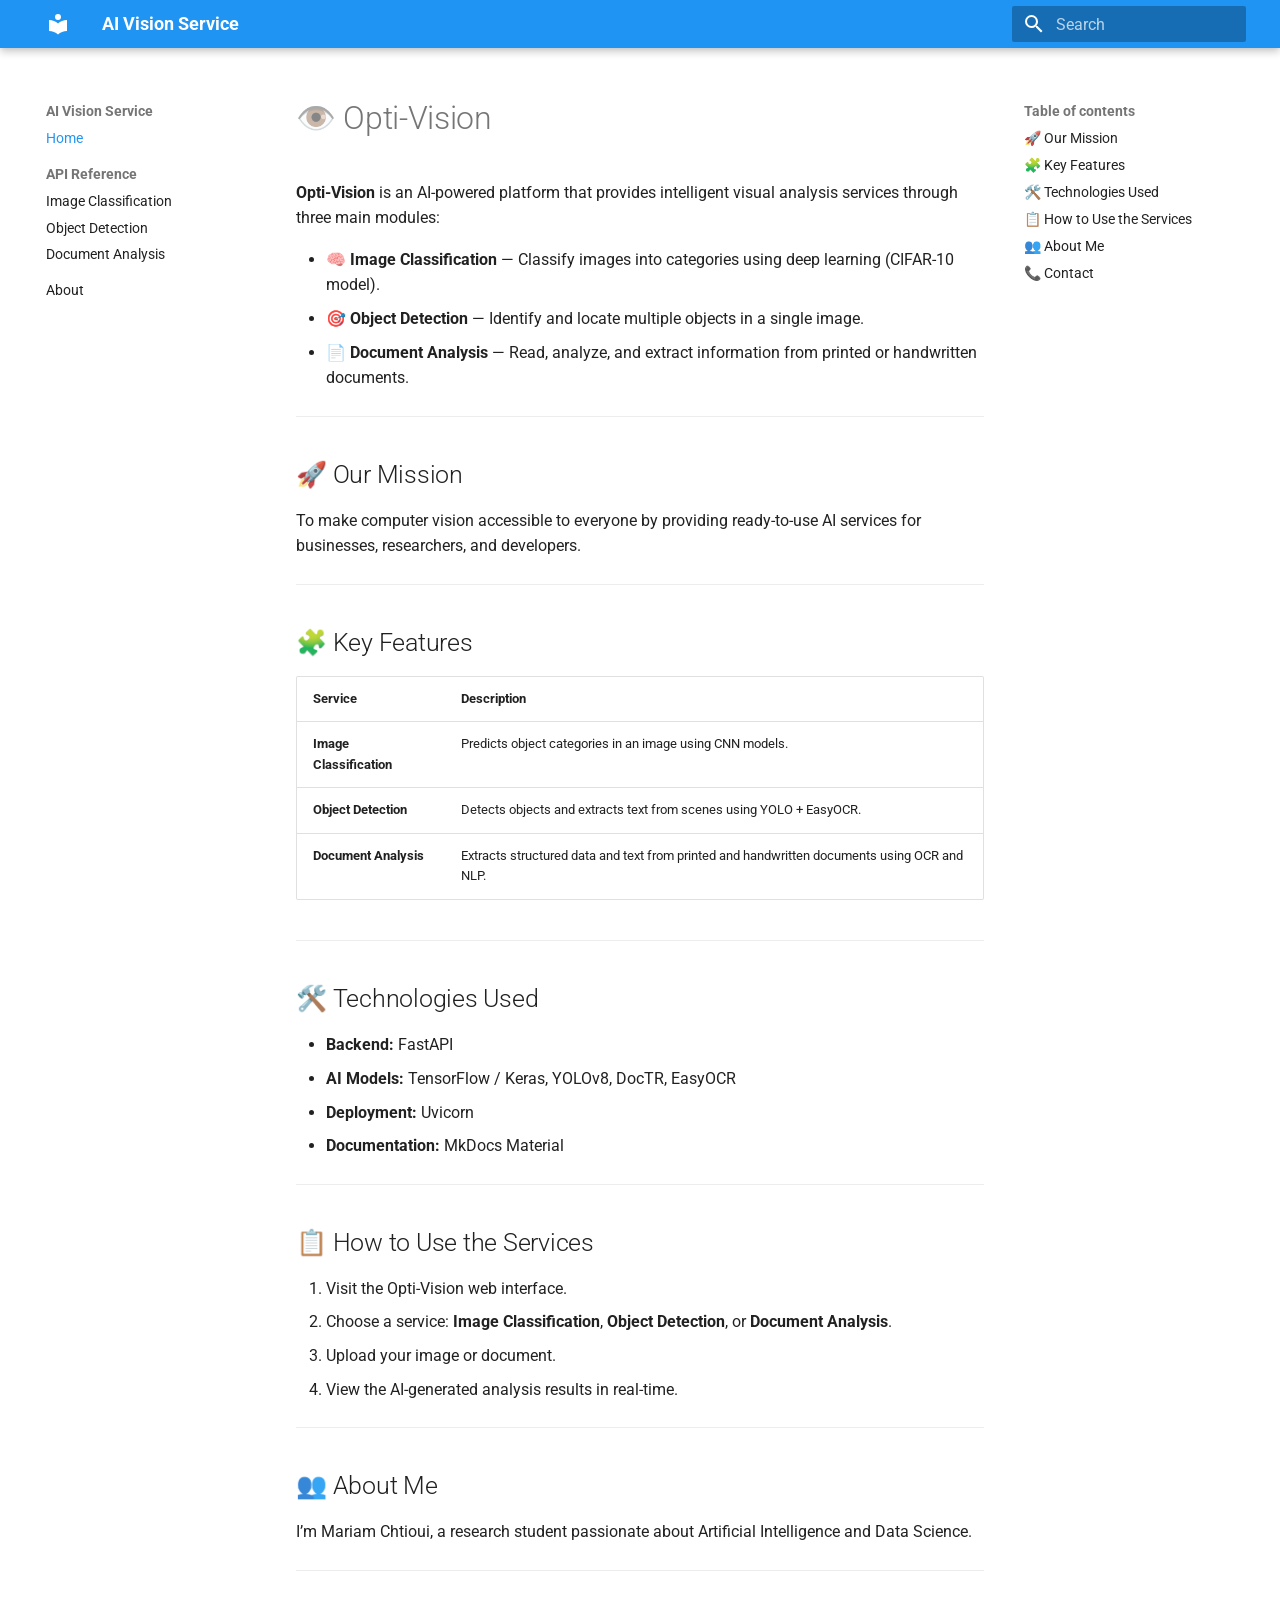
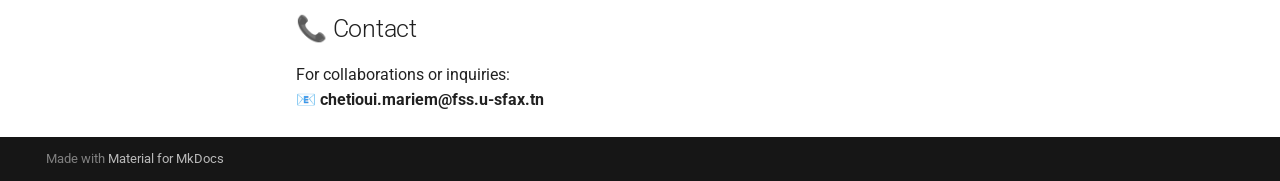
<file: index.html>
<!doctype html>
<html lang="en" class="no-js">
  <head>
    
      <meta charset="utf-8">
      <meta name="viewport" content="width=device-width,initial-scale=1">
      
        <meta name="description" content="Smart AI platform for image classification, object detection, and document analysis.">
      
      
      
        <link rel="canonical" href="https://example.com/">
      
      
      
        <link rel="next" href="api/classification/">
      
      
      <link rel="icon" href="assets/images/favicon.png">
      <meta name="generator" content="mkdocs-1.6.1, mkdocs-material-9.6.23">
    
    
      
        <title>AI Vision Service</title>
      
    
    
      <link rel="stylesheet" href="assets/stylesheets/main.84d31ad4.min.css">
      
        
        <link rel="stylesheet" href="assets/stylesheets/palette.06af60db.min.css">
      
      


    
    
      
    
    
      
        
        
        <link rel="preconnect" href="https://fonts.gstatic.com" crossorigin>
        <link rel="stylesheet" href="https://fonts.googleapis.com/css?family=Roboto:300,300i,400,400i,700,700i%7CRoboto+Mono:400,400i,700,700i&display=fallback">
        <style>:root{--md-text-font:"Roboto";--md-code-font:"Roboto Mono"}</style>
      
    
    
    <script>__md_scope=new URL(".",location),__md_hash=e=>[...e].reduce(((e,_)=>(e<<5)-e+_.charCodeAt(0)),0),__md_get=(e,_=localStorage,t=__md_scope)=>JSON.parse(_.getItem(t.pathname+"."+e)),__md_set=(e,_,t=localStorage,a=__md_scope)=>{try{t.setItem(a.pathname+"."+e,JSON.stringify(_))}catch(e){}}</script>
    
      

    
    
    
  </head>
  
  
    
    
      
    
    
    
    
    <body dir="ltr" data-md-color-scheme="default" data-md-color-primary="blue" data-md-color-accent="deep-purple">
  
    
    <input class="md-toggle" data-md-toggle="drawer" type="checkbox" id="__drawer" autocomplete="off">
    <input class="md-toggle" data-md-toggle="search" type="checkbox" id="__search" autocomplete="off">
    <label class="md-overlay" for="__drawer"></label>
    <div data-md-component="skip">
      
        
        <a href="#opti-vision" class="md-skip">
          Skip to content
        </a>
      
    </div>
    <div data-md-component="announce">
      
    </div>
    
    
      

  

<header class="md-header md-header--shadow" data-md-component="header">
  <nav class="md-header__inner md-grid" aria-label="Header">
    <a href="." title="AI Vision Service" class="md-header__button md-logo" aria-label="AI Vision Service" data-md-component="logo">
      
  
  <svg xmlns="http://www.w3.org/2000/svg" viewBox="0 0 24 24"><path d="M12 8a3 3 0 0 0 3-3 3 3 0 0 0-3-3 3 3 0 0 0-3 3 3 3 0 0 0 3 3m0 3.54C9.64 9.35 6.5 8 3 8v11c3.5 0 6.64 1.35 9 3.54 2.36-2.19 5.5-3.54 9-3.54V8c-3.5 0-6.64 1.35-9 3.54"/></svg>

    </a>
    <label class="md-header__button md-icon" for="__drawer">
      
      <svg xmlns="http://www.w3.org/2000/svg" viewBox="0 0 24 24"><path d="M3 6h18v2H3zm0 5h18v2H3zm0 5h18v2H3z"/></svg>
    </label>
    <div class="md-header__title" data-md-component="header-title">
      <div class="md-header__ellipsis">
        <div class="md-header__topic">
          <span class="md-ellipsis">
            AI Vision Service
          </span>
        </div>
        <div class="md-header__topic" data-md-component="header-topic">
          <span class="md-ellipsis">
            
              Home
            
          </span>
        </div>
      </div>
    </div>
    
      
        <form class="md-header__option" data-md-component="palette">
  
    
    
    
    <input class="md-option" data-md-color-media="" data-md-color-scheme="default" data-md-color-primary="blue" data-md-color-accent="deep-purple"  aria-hidden="true"  type="radio" name="__palette" id="__palette_0">
    
  
</form>
      
    
    
      <script>var palette=__md_get("__palette");if(palette&&palette.color){if("(prefers-color-scheme)"===palette.color.media){var media=matchMedia("(prefers-color-scheme: light)"),input=document.querySelector(media.matches?"[data-md-color-media='(prefers-color-scheme: light)']":"[data-md-color-media='(prefers-color-scheme: dark)']");palette.color.media=input.getAttribute("data-md-color-media"),palette.color.scheme=input.getAttribute("data-md-color-scheme"),palette.color.primary=input.getAttribute("data-md-color-primary"),palette.color.accent=input.getAttribute("data-md-color-accent")}for(var[key,value]of Object.entries(palette.color))document.body.setAttribute("data-md-color-"+key,value)}</script>
    
    
    
      
      
        <label class="md-header__button md-icon" for="__search">
          
          <svg xmlns="http://www.w3.org/2000/svg" viewBox="0 0 24 24"><path d="M9.5 3A6.5 6.5 0 0 1 16 9.5c0 1.61-.59 3.09-1.56 4.23l.27.27h.79l5 5-1.5 1.5-5-5v-.79l-.27-.27A6.52 6.52 0 0 1 9.5 16 6.5 6.5 0 0 1 3 9.5 6.5 6.5 0 0 1 9.5 3m0 2C7 5 5 7 5 9.5S7 14 9.5 14 14 12 14 9.5 12 5 9.5 5"/></svg>
        </label>
        <div class="md-search" data-md-component="search" role="dialog">
  <label class="md-search__overlay" for="__search"></label>
  <div class="md-search__inner" role="search">
    <form class="md-search__form" name="search">
      <input type="text" class="md-search__input" name="query" aria-label="Search" placeholder="Search" autocapitalize="off" autocorrect="off" autocomplete="off" spellcheck="false" data-md-component="search-query" required>
      <label class="md-search__icon md-icon" for="__search">
        
        <svg xmlns="http://www.w3.org/2000/svg" viewBox="0 0 24 24"><path d="M9.5 3A6.5 6.5 0 0 1 16 9.5c0 1.61-.59 3.09-1.56 4.23l.27.27h.79l5 5-1.5 1.5-5-5v-.79l-.27-.27A6.52 6.52 0 0 1 9.5 16 6.5 6.5 0 0 1 3 9.5 6.5 6.5 0 0 1 9.5 3m0 2C7 5 5 7 5 9.5S7 14 9.5 14 14 12 14 9.5 12 5 9.5 5"/></svg>
        
        <svg xmlns="http://www.w3.org/2000/svg" viewBox="0 0 24 24"><path d="M20 11v2H8l5.5 5.5-1.42 1.42L4.16 12l7.92-7.92L13.5 5.5 8 11z"/></svg>
      </label>
      <nav class="md-search__options" aria-label="Search">
        
          <a href="javascript:void(0)" class="md-search__icon md-icon" title="Share" aria-label="Share" data-clipboard data-clipboard-text="" data-md-component="search-share" tabindex="-1">
            
            <svg xmlns="http://www.w3.org/2000/svg" viewBox="0 0 24 24"><path d="M18 16.08c-.76 0-1.44.3-1.96.77L8.91 12.7c.05-.23.09-.46.09-.7s-.04-.47-.09-.7l7.05-4.11c.54.5 1.25.81 2.04.81a3 3 0 0 0 3-3 3 3 0 0 0-3-3 3 3 0 0 0-3 3c0 .24.04.47.09.7L8.04 9.81C7.5 9.31 6.79 9 6 9a3 3 0 0 0-3 3 3 3 0 0 0 3 3c.79 0 1.5-.31 2.04-.81l7.12 4.15c-.05.21-.08.43-.08.66 0 1.61 1.31 2.91 2.92 2.91s2.92-1.3 2.92-2.91A2.92 2.92 0 0 0 18 16.08"/></svg>
          </a>
        
        <button type="reset" class="md-search__icon md-icon" title="Clear" aria-label="Clear" tabindex="-1">
          
          <svg xmlns="http://www.w3.org/2000/svg" viewBox="0 0 24 24"><path d="M19 6.41 17.59 5 12 10.59 6.41 5 5 6.41 10.59 12 5 17.59 6.41 19 12 13.41 17.59 19 19 17.59 13.41 12z"/></svg>
        </button>
      </nav>
      
    </form>
    <div class="md-search__output">
      <div class="md-search__scrollwrap" tabindex="0" data-md-scrollfix>
        <div class="md-search-result" data-md-component="search-result">
          <div class="md-search-result__meta">
            Initializing search
          </div>
          <ol class="md-search-result__list" role="presentation"></ol>
        </div>
      </div>
    </div>
  </div>
</div>
      
    
    
  </nav>
  
</header>
    
    <div class="md-container" data-md-component="container">
      
      
        
          
        
      
      <main class="md-main" data-md-component="main">
        <div class="md-main__inner md-grid">
          
            
              
              <div class="md-sidebar md-sidebar--primary" data-md-component="sidebar" data-md-type="navigation" >
                <div class="md-sidebar__scrollwrap">
                  <div class="md-sidebar__inner">
                    



<nav class="md-nav md-nav--primary" aria-label="Navigation" data-md-level="0">
  <label class="md-nav__title" for="__drawer">
    <a href="." title="AI Vision Service" class="md-nav__button md-logo" aria-label="AI Vision Service" data-md-component="logo">
      
  
  <svg xmlns="http://www.w3.org/2000/svg" viewBox="0 0 24 24"><path d="M12 8a3 3 0 0 0 3-3 3 3 0 0 0-3-3 3 3 0 0 0-3 3 3 3 0 0 0 3 3m0 3.54C9.64 9.35 6.5 8 3 8v11c3.5 0 6.64 1.35 9 3.54 2.36-2.19 5.5-3.54 9-3.54V8c-3.5 0-6.64 1.35-9 3.54"/></svg>

    </a>
    AI Vision Service
  </label>
  
  <ul class="md-nav__list" data-md-scrollfix>
    
      
      
  
  
    
  
  
  
    <li class="md-nav__item md-nav__item--active">
      
      <input class="md-nav__toggle md-toggle" type="checkbox" id="__toc">
      
      
        
      
      
        <label class="md-nav__link md-nav__link--active" for="__toc">
          
  
  
  <span class="md-ellipsis">
    Home
    
  </span>
  

          <span class="md-nav__icon md-icon"></span>
        </label>
      
      <a href="." class="md-nav__link md-nav__link--active">
        
  
  
  <span class="md-ellipsis">
    Home
    
  </span>
  

      </a>
      
        

<nav class="md-nav md-nav--secondary" aria-label="Table of contents">
  
  
  
    
  
  
    <label class="md-nav__title" for="__toc">
      <span class="md-nav__icon md-icon"></span>
      Table of contents
    </label>
    <ul class="md-nav__list" data-md-component="toc" data-md-scrollfix>
      
        <li class="md-nav__item">
  <a href="#our-mission" class="md-nav__link">
    <span class="md-ellipsis">
      🚀 Our Mission
    </span>
  </a>
  
</li>
      
        <li class="md-nav__item">
  <a href="#key-features" class="md-nav__link">
    <span class="md-ellipsis">
      🧩 Key Features
    </span>
  </a>
  
</li>
      
        <li class="md-nav__item">
  <a href="#technologies-used" class="md-nav__link">
    <span class="md-ellipsis">
      🛠️ Technologies Used
    </span>
  </a>
  
</li>
      
        <li class="md-nav__item">
  <a href="#how-to-use-the-services" class="md-nav__link">
    <span class="md-ellipsis">
      📋 How to Use the Services
    </span>
  </a>
  
</li>
      
        <li class="md-nav__item">
  <a href="#about-me" class="md-nav__link">
    <span class="md-ellipsis">
      👥 About Me
    </span>
  </a>
  
</li>
      
        <li class="md-nav__item">
  <a href="#contact" class="md-nav__link">
    <span class="md-ellipsis">
      📞 Contact
    </span>
  </a>
  
</li>
      
    </ul>
  
</nav>
      
    </li>
  

    
      
      
  
  
  
  
    
    
    
    
      
        
        
      
    
    
    <li class="md-nav__item md-nav__item--section md-nav__item--nested">
      
        
        
        <input class="md-nav__toggle md-toggle " type="checkbox" id="__nav_2" >
        
          
          <label class="md-nav__link" for="__nav_2" id="__nav_2_label" tabindex="">
            
  
  
  <span class="md-ellipsis">
    API Reference
    
  </span>
  

            <span class="md-nav__icon md-icon"></span>
          </label>
        
        <nav class="md-nav" data-md-level="1" aria-labelledby="__nav_2_label" aria-expanded="false">
          <label class="md-nav__title" for="__nav_2">
            <span class="md-nav__icon md-icon"></span>
            API Reference
          </label>
          <ul class="md-nav__list" data-md-scrollfix>
            
              
                
  
  
  
  
    <li class="md-nav__item">
      <a href="api/classification/" class="md-nav__link">
        
  
  
  <span class="md-ellipsis">
    Image Classification
    
  </span>
  

      </a>
    </li>
  

              
            
              
                
  
  
  
  
    <li class="md-nav__item">
      <a href="api/detection/" class="md-nav__link">
        
  
  
  <span class="md-ellipsis">
    Object Detection
    
  </span>
  

      </a>
    </li>
  

              
            
              
                
  
  
  
  
    <li class="md-nav__item">
      <a href="api/document/" class="md-nav__link">
        
  
  
  <span class="md-ellipsis">
    Document Analysis
    
  </span>
  

      </a>
    </li>
  

              
            
          </ul>
        </nav>
      
    </li>
  

    
      
      
  
  
  
  
    <li class="md-nav__item">
      <a href="about/" class="md-nav__link">
        
  
  
  <span class="md-ellipsis">
    About
    
  </span>
  

      </a>
    </li>
  

    
  </ul>
</nav>
                  </div>
                </div>
              </div>
            
            
              
              <div class="md-sidebar md-sidebar--secondary" data-md-component="sidebar" data-md-type="toc" >
                <div class="md-sidebar__scrollwrap">
                  <div class="md-sidebar__inner">
                    

<nav class="md-nav md-nav--secondary" aria-label="Table of contents">
  
  
  
    
  
  
    <label class="md-nav__title" for="__toc">
      <span class="md-nav__icon md-icon"></span>
      Table of contents
    </label>
    <ul class="md-nav__list" data-md-component="toc" data-md-scrollfix>
      
        <li class="md-nav__item">
  <a href="#our-mission" class="md-nav__link">
    <span class="md-ellipsis">
      🚀 Our Mission
    </span>
  </a>
  
</li>
      
        <li class="md-nav__item">
  <a href="#key-features" class="md-nav__link">
    <span class="md-ellipsis">
      🧩 Key Features
    </span>
  </a>
  
</li>
      
        <li class="md-nav__item">
  <a href="#technologies-used" class="md-nav__link">
    <span class="md-ellipsis">
      🛠️ Technologies Used
    </span>
  </a>
  
</li>
      
        <li class="md-nav__item">
  <a href="#how-to-use-the-services" class="md-nav__link">
    <span class="md-ellipsis">
      📋 How to Use the Services
    </span>
  </a>
  
</li>
      
        <li class="md-nav__item">
  <a href="#about-me" class="md-nav__link">
    <span class="md-ellipsis">
      👥 About Me
    </span>
  </a>
  
</li>
      
        <li class="md-nav__item">
  <a href="#contact" class="md-nav__link">
    <span class="md-ellipsis">
      📞 Contact
    </span>
  </a>
  
</li>
      
    </ul>
  
</nav>
                  </div>
                </div>
              </div>
            
          
          
            <div class="md-content" data-md-component="content">
              <article class="md-content__inner md-typeset">
                
                  



<h1 id="opti-vision">👁️ Opti-Vision<a class="headerlink" href="#opti-vision" title="Permanent link">&para;</a></h1>
<p><strong>Opti-Vision</strong> is an AI-powered platform that provides intelligent visual analysis services through three main modules:</p>
<ul>
<li>🧠 <strong>Image Classification</strong> — Classify images into categories using deep learning (CIFAR-10 model).</li>
<li>🎯 <strong>Object Detection</strong> — Identify and locate multiple objects in a single image.</li>
<li>📄 <strong>Document Analysis</strong> — Read, analyze, and extract information from printed or handwritten documents.</li>
</ul>
<hr />
<h2 id="our-mission">🚀 Our Mission<a class="headerlink" href="#our-mission" title="Permanent link">&para;</a></h2>
<p>To make computer vision accessible to everyone by providing ready-to-use AI services for businesses, researchers, and developers.</p>
<hr />
<h2 id="key-features">🧩 Key Features<a class="headerlink" href="#key-features" title="Permanent link">&para;</a></h2>
<table>
<thead>
<tr>
<th style="text-align: left;">Service</th>
<th style="text-align: left;">Description</th>
</tr>
</thead>
<tbody>
<tr>
<td style="text-align: left;"><strong>Image Classification</strong></td>
<td style="text-align: left;">Predicts object categories in an image using CNN models.</td>
</tr>
<tr>
<td style="text-align: left;"><strong>Object Detection</strong></td>
<td style="text-align: left;">Detects objects and extracts text from scenes using YOLO + EasyOCR.</td>
</tr>
<tr>
<td style="text-align: left;"><strong>Document Analysis</strong></td>
<td style="text-align: left;">Extracts structured data and text from printed and handwritten documents using OCR and NLP.</td>
</tr>
</tbody>
</table>
<hr />
<h2 id="technologies-used">🛠️ Technologies Used<a class="headerlink" href="#technologies-used" title="Permanent link">&para;</a></h2>
<ul>
<li><strong>Backend:</strong> FastAPI  </li>
<li><strong>AI Models:</strong> TensorFlow / Keras, YOLOv8, DocTR, EasyOCR  </li>
<li><strong>Deployment:</strong> Uvicorn  </li>
<li><strong>Documentation:</strong> MkDocs Material  </li>
</ul>
<hr />
<h2 id="how-to-use-the-services">📋 How to Use the Services<a class="headerlink" href="#how-to-use-the-services" title="Permanent link">&para;</a></h2>
<ol>
<li>Visit the Opti-Vision web interface.</li>
<li>Choose a service: <strong>Image Classification</strong>, <strong>Object Detection</strong>, or <strong>Document Analysis</strong>.</li>
<li>Upload your image or document.</li>
<li>View the AI-generated analysis results in real-time.</li>
</ol>
<hr />
<h2 id="about-me">👥 About Me<a class="headerlink" href="#about-me" title="Permanent link">&para;</a></h2>
<p>I’m Mariam Chtioui, a research student passionate about Artificial Intelligence and Data Science.</p>
<hr />
<h2 id="contact">📞 Contact<a class="headerlink" href="#contact" title="Permanent link">&para;</a></h2>
<p>For collaborations or inquiries:<br />
📧 <strong>chetioui.mariem@fss.u-sfax.tn</strong></p>












                
              </article>
            </div>
          
          
<script>var target=document.getElementById(location.hash.slice(1));target&&target.name&&(target.checked=target.name.startsWith("__tabbed_"))</script>
        </div>
        
      </main>
      
        <footer class="md-footer">
  
  <div class="md-footer-meta md-typeset">
    <div class="md-footer-meta__inner md-grid">
      <div class="md-copyright">
  
  
    Made with
    <a href="https://squidfunk.github.io/mkdocs-material/" target="_blank" rel="noopener">
      Material for MkDocs
    </a>
  
</div>
      
    </div>
  </div>
</footer>
      
    </div>
    <div class="md-dialog" data-md-component="dialog">
      <div class="md-dialog__inner md-typeset"></div>
    </div>
    
    
    
      
      <script id="__config" type="application/json">{"base": ".", "features": ["navigation.instant", "navigation.sections", "search.highlight", "search.share"], "search": "assets/javascripts/workers/search.973d3a69.min.js", "tags": null, "translations": {"clipboard.copied": "Copied to clipboard", "clipboard.copy": "Copy to clipboard", "search.result.more.one": "1 more on this page", "search.result.more.other": "# more on this page", "search.result.none": "No matching documents", "search.result.one": "1 matching document", "search.result.other": "# matching documents", "search.result.placeholder": "Type to start searching", "search.result.term.missing": "Missing", "select.version": "Select version"}, "version": null}</script>
    
    
      <script src="assets/javascripts/bundle.f55a23d4.min.js"></script>
      
    
  </body>
</html>
</file>
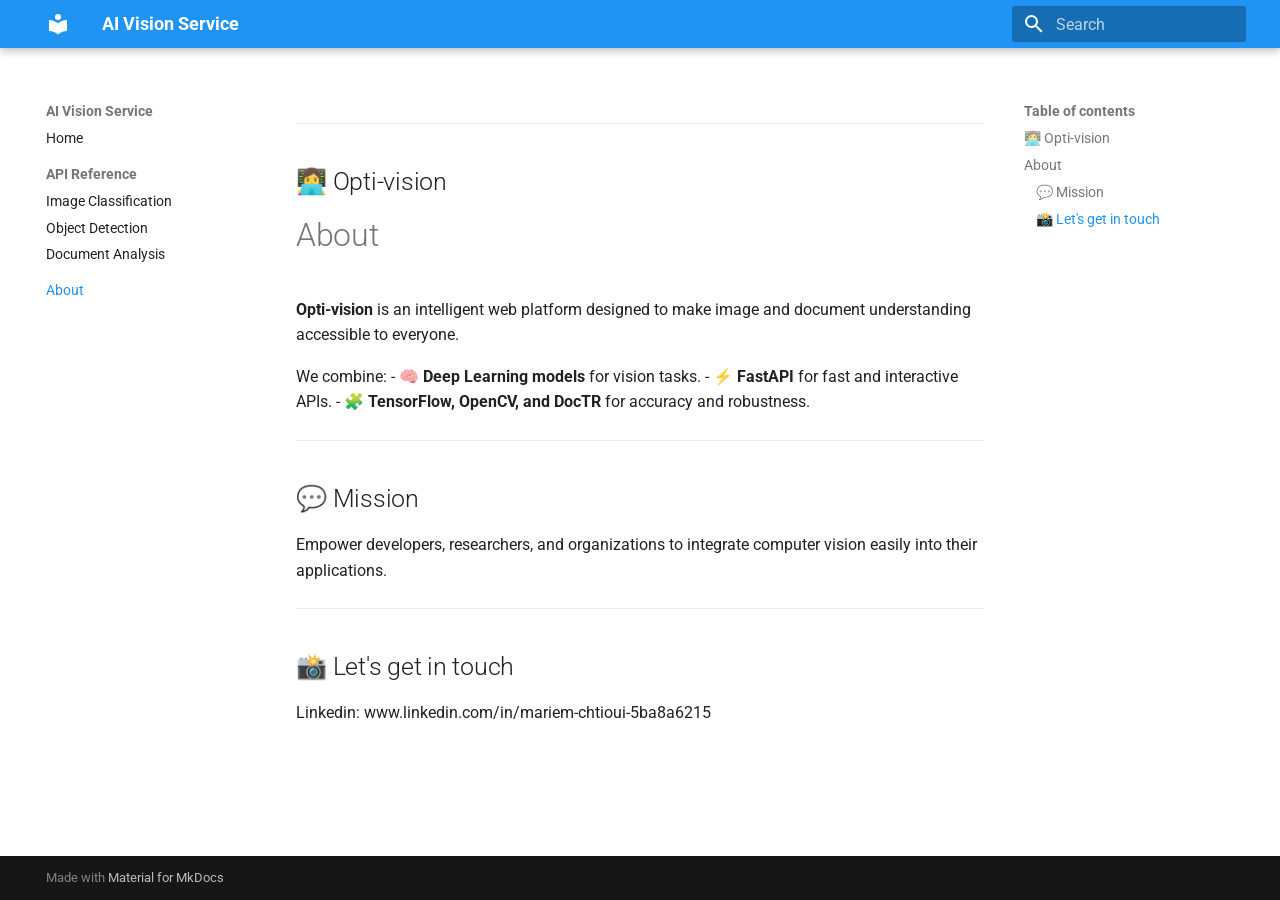
<file: about/index.html>
<!doctype html>
<html lang="en" class="no-js">
  <head>
    
      <meta charset="utf-8">
      <meta name="viewport" content="width=device-width,initial-scale=1">
      
        <meta name="description" content="Smart AI platform for image classification, object detection, and document analysis.">
      
      
      
        <link rel="canonical" href="https://example.com/about/">
      
      
        <link rel="prev" href="../api/document/">
      
      
      
      <link rel="icon" href="../assets/images/favicon.png">
      <meta name="generator" content="mkdocs-1.6.1, mkdocs-material-9.6.23">
    
    
      
        <title>About - AI Vision Service</title>
      
    
    
      <link rel="stylesheet" href="../assets/stylesheets/main.84d31ad4.min.css">
      
        
        <link rel="stylesheet" href="../assets/stylesheets/palette.06af60db.min.css">
      
      


    
    
      
    
    
      
        
        
        <link rel="preconnect" href="https://fonts.gstatic.com" crossorigin>
        <link rel="stylesheet" href="https://fonts.googleapis.com/css?family=Roboto:300,300i,400,400i,700,700i%7CRoboto+Mono:400,400i,700,700i&display=fallback">
        <style>:root{--md-text-font:"Roboto";--md-code-font:"Roboto Mono"}</style>
      
    
    
    <script>__md_scope=new URL("..",location),__md_hash=e=>[...e].reduce(((e,_)=>(e<<5)-e+_.charCodeAt(0)),0),__md_get=(e,_=localStorage,t=__md_scope)=>JSON.parse(_.getItem(t.pathname+"."+e)),__md_set=(e,_,t=localStorage,a=__md_scope)=>{try{t.setItem(a.pathname+"."+e,JSON.stringify(_))}catch(e){}}</script>
    
      

    
    
    
  </head>
  
  
    
    
      
    
    
    
    
    <body dir="ltr" data-md-color-scheme="default" data-md-color-primary="blue" data-md-color-accent="deep-purple">
  
    
    <input class="md-toggle" data-md-toggle="drawer" type="checkbox" id="__drawer" autocomplete="off">
    <input class="md-toggle" data-md-toggle="search" type="checkbox" id="__search" autocomplete="off">
    <label class="md-overlay" for="__drawer"></label>
    <div data-md-component="skip">
      
        
        <a href="#opti-vision" class="md-skip">
          Skip to content
        </a>
      
    </div>
    <div data-md-component="announce">
      
    </div>
    
    
      

  

<header class="md-header md-header--shadow" data-md-component="header">
  <nav class="md-header__inner md-grid" aria-label="Header">
    <a href=".." title="AI Vision Service" class="md-header__button md-logo" aria-label="AI Vision Service" data-md-component="logo">
      
  
  <svg xmlns="http://www.w3.org/2000/svg" viewBox="0 0 24 24"><path d="M12 8a3 3 0 0 0 3-3 3 3 0 0 0-3-3 3 3 0 0 0-3 3 3 3 0 0 0 3 3m0 3.54C9.64 9.35 6.5 8 3 8v11c3.5 0 6.64 1.35 9 3.54 2.36-2.19 5.5-3.54 9-3.54V8c-3.5 0-6.64 1.35-9 3.54"/></svg>

    </a>
    <label class="md-header__button md-icon" for="__drawer">
      
      <svg xmlns="http://www.w3.org/2000/svg" viewBox="0 0 24 24"><path d="M3 6h18v2H3zm0 5h18v2H3zm0 5h18v2H3z"/></svg>
    </label>
    <div class="md-header__title" data-md-component="header-title">
      <div class="md-header__ellipsis">
        <div class="md-header__topic">
          <span class="md-ellipsis">
            AI Vision Service
          </span>
        </div>
        <div class="md-header__topic" data-md-component="header-topic">
          <span class="md-ellipsis">
            
              About
            
          </span>
        </div>
      </div>
    </div>
    
      
        <form class="md-header__option" data-md-component="palette">
  
    
    
    
    <input class="md-option" data-md-color-media="" data-md-color-scheme="default" data-md-color-primary="blue" data-md-color-accent="deep-purple"  aria-hidden="true"  type="radio" name="__palette" id="__palette_0">
    
  
</form>
      
    
    
      <script>var palette=__md_get("__palette");if(palette&&palette.color){if("(prefers-color-scheme)"===palette.color.media){var media=matchMedia("(prefers-color-scheme: light)"),input=document.querySelector(media.matches?"[data-md-color-media='(prefers-color-scheme: light)']":"[data-md-color-media='(prefers-color-scheme: dark)']");palette.color.media=input.getAttribute("data-md-color-media"),palette.color.scheme=input.getAttribute("data-md-color-scheme"),palette.color.primary=input.getAttribute("data-md-color-primary"),palette.color.accent=input.getAttribute("data-md-color-accent")}for(var[key,value]of Object.entries(palette.color))document.body.setAttribute("data-md-color-"+key,value)}</script>
    
    
    
      
      
        <label class="md-header__button md-icon" for="__search">
          
          <svg xmlns="http://www.w3.org/2000/svg" viewBox="0 0 24 24"><path d="M9.5 3A6.5 6.5 0 0 1 16 9.5c0 1.61-.59 3.09-1.56 4.23l.27.27h.79l5 5-1.5 1.5-5-5v-.79l-.27-.27A6.52 6.52 0 0 1 9.5 16 6.5 6.5 0 0 1 3 9.5 6.5 6.5 0 0 1 9.5 3m0 2C7 5 5 7 5 9.5S7 14 9.5 14 14 12 14 9.5 12 5 9.5 5"/></svg>
        </label>
        <div class="md-search" data-md-component="search" role="dialog">
  <label class="md-search__overlay" for="__search"></label>
  <div class="md-search__inner" role="search">
    <form class="md-search__form" name="search">
      <input type="text" class="md-search__input" name="query" aria-label="Search" placeholder="Search" autocapitalize="off" autocorrect="off" autocomplete="off" spellcheck="false" data-md-component="search-query" required>
      <label class="md-search__icon md-icon" for="__search">
        
        <svg xmlns="http://www.w3.org/2000/svg" viewBox="0 0 24 24"><path d="M9.5 3A6.5 6.5 0 0 1 16 9.5c0 1.61-.59 3.09-1.56 4.23l.27.27h.79l5 5-1.5 1.5-5-5v-.79l-.27-.27A6.52 6.52 0 0 1 9.5 16 6.5 6.5 0 0 1 3 9.5 6.5 6.5 0 0 1 9.5 3m0 2C7 5 5 7 5 9.5S7 14 9.5 14 14 12 14 9.5 12 5 9.5 5"/></svg>
        
        <svg xmlns="http://www.w3.org/2000/svg" viewBox="0 0 24 24"><path d="M20 11v2H8l5.5 5.5-1.42 1.42L4.16 12l7.92-7.92L13.5 5.5 8 11z"/></svg>
      </label>
      <nav class="md-search__options" aria-label="Search">
        
          <a href="javascript:void(0)" class="md-search__icon md-icon" title="Share" aria-label="Share" data-clipboard data-clipboard-text="" data-md-component="search-share" tabindex="-1">
            
            <svg xmlns="http://www.w3.org/2000/svg" viewBox="0 0 24 24"><path d="M18 16.08c-.76 0-1.44.3-1.96.77L8.91 12.7c.05-.23.09-.46.09-.7s-.04-.47-.09-.7l7.05-4.11c.54.5 1.25.81 2.04.81a3 3 0 0 0 3-3 3 3 0 0 0-3-3 3 3 0 0 0-3 3c0 .24.04.47.09.7L8.04 9.81C7.5 9.31 6.79 9 6 9a3 3 0 0 0-3 3 3 3 0 0 0 3 3c.79 0 1.5-.31 2.04-.81l7.12 4.15c-.05.21-.08.43-.08.66 0 1.61 1.31 2.91 2.92 2.91s2.92-1.3 2.92-2.91A2.92 2.92 0 0 0 18 16.08"/></svg>
          </a>
        
        <button type="reset" class="md-search__icon md-icon" title="Clear" aria-label="Clear" tabindex="-1">
          
          <svg xmlns="http://www.w3.org/2000/svg" viewBox="0 0 24 24"><path d="M19 6.41 17.59 5 12 10.59 6.41 5 5 6.41 10.59 12 5 17.59 6.41 19 12 13.41 17.59 19 19 17.59 13.41 12z"/></svg>
        </button>
      </nav>
      
    </form>
    <div class="md-search__output">
      <div class="md-search__scrollwrap" tabindex="0" data-md-scrollfix>
        <div class="md-search-result" data-md-component="search-result">
          <div class="md-search-result__meta">
            Initializing search
          </div>
          <ol class="md-search-result__list" role="presentation"></ol>
        </div>
      </div>
    </div>
  </div>
</div>
      
    
    
  </nav>
  
</header>
    
    <div class="md-container" data-md-component="container">
      
      
        
          
        
      
      <main class="md-main" data-md-component="main">
        <div class="md-main__inner md-grid">
          
            
              
              <div class="md-sidebar md-sidebar--primary" data-md-component="sidebar" data-md-type="navigation" >
                <div class="md-sidebar__scrollwrap">
                  <div class="md-sidebar__inner">
                    



<nav class="md-nav md-nav--primary" aria-label="Navigation" data-md-level="0">
  <label class="md-nav__title" for="__drawer">
    <a href=".." title="AI Vision Service" class="md-nav__button md-logo" aria-label="AI Vision Service" data-md-component="logo">
      
  
  <svg xmlns="http://www.w3.org/2000/svg" viewBox="0 0 24 24"><path d="M12 8a3 3 0 0 0 3-3 3 3 0 0 0-3-3 3 3 0 0 0-3 3 3 3 0 0 0 3 3m0 3.54C9.64 9.35 6.5 8 3 8v11c3.5 0 6.64 1.35 9 3.54 2.36-2.19 5.5-3.54 9-3.54V8c-3.5 0-6.64 1.35-9 3.54"/></svg>

    </a>
    AI Vision Service
  </label>
  
  <ul class="md-nav__list" data-md-scrollfix>
    
      
      
  
  
  
  
    <li class="md-nav__item">
      <a href=".." class="md-nav__link">
        
  
  
  <span class="md-ellipsis">
    Home
    
  </span>
  

      </a>
    </li>
  

    
      
      
  
  
  
  
    
    
    
    
      
        
        
      
    
    
    <li class="md-nav__item md-nav__item--section md-nav__item--nested">
      
        
        
        <input class="md-nav__toggle md-toggle " type="checkbox" id="__nav_2" >
        
          
          <label class="md-nav__link" for="__nav_2" id="__nav_2_label" tabindex="">
            
  
  
  <span class="md-ellipsis">
    API Reference
    
  </span>
  

            <span class="md-nav__icon md-icon"></span>
          </label>
        
        <nav class="md-nav" data-md-level="1" aria-labelledby="__nav_2_label" aria-expanded="false">
          <label class="md-nav__title" for="__nav_2">
            <span class="md-nav__icon md-icon"></span>
            API Reference
          </label>
          <ul class="md-nav__list" data-md-scrollfix>
            
              
                
  
  
  
  
    <li class="md-nav__item">
      <a href="../api/classification/" class="md-nav__link">
        
  
  
  <span class="md-ellipsis">
    Image Classification
    
  </span>
  

      </a>
    </li>
  

              
            
              
                
  
  
  
  
    <li class="md-nav__item">
      <a href="../api/detection/" class="md-nav__link">
        
  
  
  <span class="md-ellipsis">
    Object Detection
    
  </span>
  

      </a>
    </li>
  

              
            
              
                
  
  
  
  
    <li class="md-nav__item">
      <a href="../api/document/" class="md-nav__link">
        
  
  
  <span class="md-ellipsis">
    Document Analysis
    
  </span>
  

      </a>
    </li>
  

              
            
          </ul>
        </nav>
      
    </li>
  

    
      
      
  
  
    
  
  
  
    <li class="md-nav__item md-nav__item--active">
      
      <input class="md-nav__toggle md-toggle" type="checkbox" id="__toc">
      
      
      
        <label class="md-nav__link md-nav__link--active" for="__toc">
          
  
  
  <span class="md-ellipsis">
    About
    
  </span>
  

          <span class="md-nav__icon md-icon"></span>
        </label>
      
      <a href="./" class="md-nav__link md-nav__link--active">
        
  
  
  <span class="md-ellipsis">
    About
    
  </span>
  

      </a>
      
        

<nav class="md-nav md-nav--secondary" aria-label="Table of contents">
  
  
  
  
    <label class="md-nav__title" for="__toc">
      <span class="md-nav__icon md-icon"></span>
      Table of contents
    </label>
    <ul class="md-nav__list" data-md-component="toc" data-md-scrollfix>
      
        <li class="md-nav__item">
  <a href="#opti-vision" class="md-nav__link">
    <span class="md-ellipsis">
      👩‍💻 Opti-vision
    </span>
  </a>
  
</li>
      
        <li class="md-nav__item">
  <a href="#about" class="md-nav__link">
    <span class="md-ellipsis">
      About
    </span>
  </a>
  
    <nav class="md-nav" aria-label="About">
      <ul class="md-nav__list">
        
          <li class="md-nav__item">
  <a href="#mission" class="md-nav__link">
    <span class="md-ellipsis">
      💬 Mission
    </span>
  </a>
  
</li>
        
          <li class="md-nav__item">
  <a href="#lets-get-in-touch" class="md-nav__link">
    <span class="md-ellipsis">
      📸 Let's get in touch
    </span>
  </a>
  
</li>
        
      </ul>
    </nav>
  
</li>
      
    </ul>
  
</nav>
      
    </li>
  

    
  </ul>
</nav>
                  </div>
                </div>
              </div>
            
            
              
              <div class="md-sidebar md-sidebar--secondary" data-md-component="sidebar" data-md-type="toc" >
                <div class="md-sidebar__scrollwrap">
                  <div class="md-sidebar__inner">
                    

<nav class="md-nav md-nav--secondary" aria-label="Table of contents">
  
  
  
  
    <label class="md-nav__title" for="__toc">
      <span class="md-nav__icon md-icon"></span>
      Table of contents
    </label>
    <ul class="md-nav__list" data-md-component="toc" data-md-scrollfix>
      
        <li class="md-nav__item">
  <a href="#opti-vision" class="md-nav__link">
    <span class="md-ellipsis">
      👩‍💻 Opti-vision
    </span>
  </a>
  
</li>
      
        <li class="md-nav__item">
  <a href="#about" class="md-nav__link">
    <span class="md-ellipsis">
      About
    </span>
  </a>
  
    <nav class="md-nav" aria-label="About">
      <ul class="md-nav__list">
        
          <li class="md-nav__item">
  <a href="#mission" class="md-nav__link">
    <span class="md-ellipsis">
      💬 Mission
    </span>
  </a>
  
</li>
        
          <li class="md-nav__item">
  <a href="#lets-get-in-touch" class="md-nav__link">
    <span class="md-ellipsis">
      📸 Let's get in touch
    </span>
  </a>
  
</li>
        
      </ul>
    </nav>
  
</li>
      
    </ul>
  
</nav>
                  </div>
                </div>
              </div>
            
          
          
            <div class="md-content" data-md-component="content">
              <article class="md-content__inner md-typeset">
                
                  



<hr />
<h2 id="opti-vision">👩‍💻 Opti-vision<a class="headerlink" href="#opti-vision" title="Permanent link">&para;</a></h2>
<h1 id="about">About<a class="headerlink" href="#about" title="Permanent link">&para;</a></h1>
<p><strong>Opti-vision</strong> is an intelligent web platform designed to make image and document understanding accessible to everyone.</p>
<p>We combine:
- 🧠 <strong>Deep Learning models</strong> for vision tasks.
- ⚡ <strong>FastAPI</strong> for fast and interactive APIs.
- 🧩 <strong>TensorFlow, OpenCV, and DocTR</strong> for accuracy and robustness.</p>
<hr />
<h2 id="mission">💬 Mission<a class="headerlink" href="#mission" title="Permanent link">&para;</a></h2>
<p>Empower developers, researchers, and organizations to integrate computer vision easily into their applications.</p>
<hr />
<h2 id="lets-get-in-touch">📸 Let's get in touch<a class="headerlink" href="#lets-get-in-touch" title="Permanent link">&para;</a></h2>
<p>Linkedin: www.linkedin.com/in/mariem-chtioui-5ba8a6215</p>












                
              </article>
            </div>
          
          
<script>var target=document.getElementById(location.hash.slice(1));target&&target.name&&(target.checked=target.name.startsWith("__tabbed_"))</script>
        </div>
        
      </main>
      
        <footer class="md-footer">
  
  <div class="md-footer-meta md-typeset">
    <div class="md-footer-meta__inner md-grid">
      <div class="md-copyright">
  
  
    Made with
    <a href="https://squidfunk.github.io/mkdocs-material/" target="_blank" rel="noopener">
      Material for MkDocs
    </a>
  
</div>
      
    </div>
  </div>
</footer>
      
    </div>
    <div class="md-dialog" data-md-component="dialog">
      <div class="md-dialog__inner md-typeset"></div>
    </div>
    
    
    
      
      <script id="__config" type="application/json">{"base": "..", "features": ["navigation.instant", "navigation.sections", "search.highlight", "search.share"], "search": "../assets/javascripts/workers/search.973d3a69.min.js", "tags": null, "translations": {"clipboard.copied": "Copied to clipboard", "clipboard.copy": "Copy to clipboard", "search.result.more.one": "1 more on this page", "search.result.more.other": "# more on this page", "search.result.none": "No matching documents", "search.result.one": "1 matching document", "search.result.other": "# matching documents", "search.result.placeholder": "Type to start searching", "search.result.term.missing": "Missing", "select.version": "Select version"}, "version": null}</script>
    
    
      <script src="../assets/javascripts/bundle.f55a23d4.min.js"></script>
      
    
  </body>
</html>
</file>
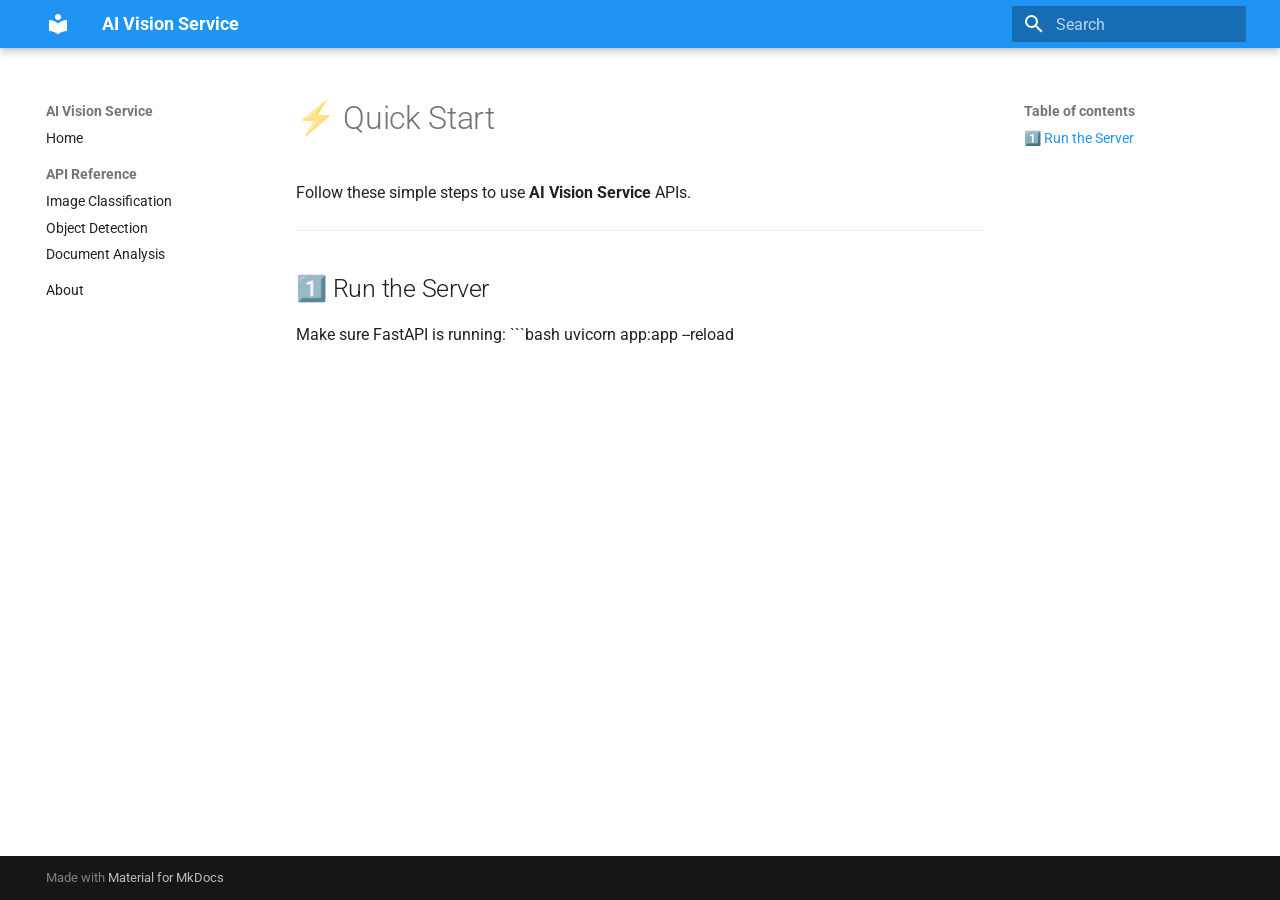
<file: quickstart/index.html>
<!doctype html>
<html lang="en" class="no-js">
  <head>
    
      <meta charset="utf-8">
      <meta name="viewport" content="width=device-width,initial-scale=1">
      
        <meta name="description" content="Smart AI platform for image classification, object detection, and document analysis.">
      
      
      
        <link rel="canonical" href="https://example.com/quickstart/">
      
      
      
      
      <link rel="icon" href="../assets/images/favicon.png">
      <meta name="generator" content="mkdocs-1.6.1, mkdocs-material-9.6.23">
    
    
      
        <title>⚡ Quick Start - AI Vision Service</title>
      
    
    
      <link rel="stylesheet" href="../assets/stylesheets/main.84d31ad4.min.css">
      
        
        <link rel="stylesheet" href="../assets/stylesheets/palette.06af60db.min.css">
      
      


    
    
      
    
    
      
        
        
        <link rel="preconnect" href="https://fonts.gstatic.com" crossorigin>
        <link rel="stylesheet" href="https://fonts.googleapis.com/css?family=Roboto:300,300i,400,400i,700,700i%7CRoboto+Mono:400,400i,700,700i&display=fallback">
        <style>:root{--md-text-font:"Roboto";--md-code-font:"Roboto Mono"}</style>
      
    
    
    <script>__md_scope=new URL("..",location),__md_hash=e=>[...e].reduce(((e,_)=>(e<<5)-e+_.charCodeAt(0)),0),__md_get=(e,_=localStorage,t=__md_scope)=>JSON.parse(_.getItem(t.pathname+"."+e)),__md_set=(e,_,t=localStorage,a=__md_scope)=>{try{t.setItem(a.pathname+"."+e,JSON.stringify(_))}catch(e){}}</script>
    
      

    
    
    
  </head>
  
  
    
    
      
    
    
    
    
    <body dir="ltr" data-md-color-scheme="default" data-md-color-primary="blue" data-md-color-accent="deep-purple">
  
    
    <input class="md-toggle" data-md-toggle="drawer" type="checkbox" id="__drawer" autocomplete="off">
    <input class="md-toggle" data-md-toggle="search" type="checkbox" id="__search" autocomplete="off">
    <label class="md-overlay" for="__drawer"></label>
    <div data-md-component="skip">
      
        
        <a href="#quick-start" class="md-skip">
          Skip to content
        </a>
      
    </div>
    <div data-md-component="announce">
      
    </div>
    
    
      

  

<header class="md-header md-header--shadow" data-md-component="header">
  <nav class="md-header__inner md-grid" aria-label="Header">
    <a href=".." title="AI Vision Service" class="md-header__button md-logo" aria-label="AI Vision Service" data-md-component="logo">
      
  
  <svg xmlns="http://www.w3.org/2000/svg" viewBox="0 0 24 24"><path d="M12 8a3 3 0 0 0 3-3 3 3 0 0 0-3-3 3 3 0 0 0-3 3 3 3 0 0 0 3 3m0 3.54C9.64 9.35 6.5 8 3 8v11c3.5 0 6.64 1.35 9 3.54 2.36-2.19 5.5-3.54 9-3.54V8c-3.5 0-6.64 1.35-9 3.54"/></svg>

    </a>
    <label class="md-header__button md-icon" for="__drawer">
      
      <svg xmlns="http://www.w3.org/2000/svg" viewBox="0 0 24 24"><path d="M3 6h18v2H3zm0 5h18v2H3zm0 5h18v2H3z"/></svg>
    </label>
    <div class="md-header__title" data-md-component="header-title">
      <div class="md-header__ellipsis">
        <div class="md-header__topic">
          <span class="md-ellipsis">
            AI Vision Service
          </span>
        </div>
        <div class="md-header__topic" data-md-component="header-topic">
          <span class="md-ellipsis">
            
              ⚡ Quick Start
            
          </span>
        </div>
      </div>
    </div>
    
      
        <form class="md-header__option" data-md-component="palette">
  
    
    
    
    <input class="md-option" data-md-color-media="" data-md-color-scheme="default" data-md-color-primary="blue" data-md-color-accent="deep-purple"  aria-hidden="true"  type="radio" name="__palette" id="__palette_0">
    
  
</form>
      
    
    
      <script>var palette=__md_get("__palette");if(palette&&palette.color){if("(prefers-color-scheme)"===palette.color.media){var media=matchMedia("(prefers-color-scheme: light)"),input=document.querySelector(media.matches?"[data-md-color-media='(prefers-color-scheme: light)']":"[data-md-color-media='(prefers-color-scheme: dark)']");palette.color.media=input.getAttribute("data-md-color-media"),palette.color.scheme=input.getAttribute("data-md-color-scheme"),palette.color.primary=input.getAttribute("data-md-color-primary"),palette.color.accent=input.getAttribute("data-md-color-accent")}for(var[key,value]of Object.entries(palette.color))document.body.setAttribute("data-md-color-"+key,value)}</script>
    
    
    
      
      
        <label class="md-header__button md-icon" for="__search">
          
          <svg xmlns="http://www.w3.org/2000/svg" viewBox="0 0 24 24"><path d="M9.5 3A6.5 6.5 0 0 1 16 9.5c0 1.61-.59 3.09-1.56 4.23l.27.27h.79l5 5-1.5 1.5-5-5v-.79l-.27-.27A6.52 6.52 0 0 1 9.5 16 6.5 6.5 0 0 1 3 9.5 6.5 6.5 0 0 1 9.5 3m0 2C7 5 5 7 5 9.5S7 14 9.5 14 14 12 14 9.5 12 5 9.5 5"/></svg>
        </label>
        <div class="md-search" data-md-component="search" role="dialog">
  <label class="md-search__overlay" for="__search"></label>
  <div class="md-search__inner" role="search">
    <form class="md-search__form" name="search">
      <input type="text" class="md-search__input" name="query" aria-label="Search" placeholder="Search" autocapitalize="off" autocorrect="off" autocomplete="off" spellcheck="false" data-md-component="search-query" required>
      <label class="md-search__icon md-icon" for="__search">
        
        <svg xmlns="http://www.w3.org/2000/svg" viewBox="0 0 24 24"><path d="M9.5 3A6.5 6.5 0 0 1 16 9.5c0 1.61-.59 3.09-1.56 4.23l.27.27h.79l5 5-1.5 1.5-5-5v-.79l-.27-.27A6.52 6.52 0 0 1 9.5 16 6.5 6.5 0 0 1 3 9.5 6.5 6.5 0 0 1 9.5 3m0 2C7 5 5 7 5 9.5S7 14 9.5 14 14 12 14 9.5 12 5 9.5 5"/></svg>
        
        <svg xmlns="http://www.w3.org/2000/svg" viewBox="0 0 24 24"><path d="M20 11v2H8l5.5 5.5-1.42 1.42L4.16 12l7.92-7.92L13.5 5.5 8 11z"/></svg>
      </label>
      <nav class="md-search__options" aria-label="Search">
        
          <a href="javascript:void(0)" class="md-search__icon md-icon" title="Share" aria-label="Share" data-clipboard data-clipboard-text="" data-md-component="search-share" tabindex="-1">
            
            <svg xmlns="http://www.w3.org/2000/svg" viewBox="0 0 24 24"><path d="M18 16.08c-.76 0-1.44.3-1.96.77L8.91 12.7c.05-.23.09-.46.09-.7s-.04-.47-.09-.7l7.05-4.11c.54.5 1.25.81 2.04.81a3 3 0 0 0 3-3 3 3 0 0 0-3-3 3 3 0 0 0-3 3c0 .24.04.47.09.7L8.04 9.81C7.5 9.31 6.79 9 6 9a3 3 0 0 0-3 3 3 3 0 0 0 3 3c.79 0 1.5-.31 2.04-.81l7.12 4.15c-.05.21-.08.43-.08.66 0 1.61 1.31 2.91 2.92 2.91s2.92-1.3 2.92-2.91A2.92 2.92 0 0 0 18 16.08"/></svg>
          </a>
        
        <button type="reset" class="md-search__icon md-icon" title="Clear" aria-label="Clear" tabindex="-1">
          
          <svg xmlns="http://www.w3.org/2000/svg" viewBox="0 0 24 24"><path d="M19 6.41 17.59 5 12 10.59 6.41 5 5 6.41 10.59 12 5 17.59 6.41 19 12 13.41 17.59 19 19 17.59 13.41 12z"/></svg>
        </button>
      </nav>
      
    </form>
    <div class="md-search__output">
      <div class="md-search__scrollwrap" tabindex="0" data-md-scrollfix>
        <div class="md-search-result" data-md-component="search-result">
          <div class="md-search-result__meta">
            Initializing search
          </div>
          <ol class="md-search-result__list" role="presentation"></ol>
        </div>
      </div>
    </div>
  </div>
</div>
      
    
    
  </nav>
  
</header>
    
    <div class="md-container" data-md-component="container">
      
      
        
          
        
      
      <main class="md-main" data-md-component="main">
        <div class="md-main__inner md-grid">
          
            
              
              <div class="md-sidebar md-sidebar--primary" data-md-component="sidebar" data-md-type="navigation" >
                <div class="md-sidebar__scrollwrap">
                  <div class="md-sidebar__inner">
                    



<nav class="md-nav md-nav--primary" aria-label="Navigation" data-md-level="0">
  <label class="md-nav__title" for="__drawer">
    <a href=".." title="AI Vision Service" class="md-nav__button md-logo" aria-label="AI Vision Service" data-md-component="logo">
      
  
  <svg xmlns="http://www.w3.org/2000/svg" viewBox="0 0 24 24"><path d="M12 8a3 3 0 0 0 3-3 3 3 0 0 0-3-3 3 3 0 0 0-3 3 3 3 0 0 0 3 3m0 3.54C9.64 9.35 6.5 8 3 8v11c3.5 0 6.64 1.35 9 3.54 2.36-2.19 5.5-3.54 9-3.54V8c-3.5 0-6.64 1.35-9 3.54"/></svg>

    </a>
    AI Vision Service
  </label>
  
  <ul class="md-nav__list" data-md-scrollfix>
    
      
      
  
  
  
  
    <li class="md-nav__item">
      <a href=".." class="md-nav__link">
        
  
  
  <span class="md-ellipsis">
    Home
    
  </span>
  

      </a>
    </li>
  

    
      
      
  
  
  
  
    
    
    
    
      
        
        
      
    
    
    <li class="md-nav__item md-nav__item--section md-nav__item--nested">
      
        
        
        <input class="md-nav__toggle md-toggle " type="checkbox" id="__nav_2" >
        
          
          <label class="md-nav__link" for="__nav_2" id="__nav_2_label" tabindex="">
            
  
  
  <span class="md-ellipsis">
    API Reference
    
  </span>
  

            <span class="md-nav__icon md-icon"></span>
          </label>
        
        <nav class="md-nav" data-md-level="1" aria-labelledby="__nav_2_label" aria-expanded="false">
          <label class="md-nav__title" for="__nav_2">
            <span class="md-nav__icon md-icon"></span>
            API Reference
          </label>
          <ul class="md-nav__list" data-md-scrollfix>
            
              
                
  
  
  
  
    <li class="md-nav__item">
      <a href="../api/classification/" class="md-nav__link">
        
  
  
  <span class="md-ellipsis">
    Image Classification
    
  </span>
  

      </a>
    </li>
  

              
            
              
                
  
  
  
  
    <li class="md-nav__item">
      <a href="../api/detection/" class="md-nav__link">
        
  
  
  <span class="md-ellipsis">
    Object Detection
    
  </span>
  

      </a>
    </li>
  

              
            
              
                
  
  
  
  
    <li class="md-nav__item">
      <a href="../api/document/" class="md-nav__link">
        
  
  
  <span class="md-ellipsis">
    Document Analysis
    
  </span>
  

      </a>
    </li>
  

              
            
          </ul>
        </nav>
      
    </li>
  

    
      
      
  
  
  
  
    <li class="md-nav__item">
      <a href="../about/" class="md-nav__link">
        
  
  
  <span class="md-ellipsis">
    About
    
  </span>
  

      </a>
    </li>
  

    
  </ul>
</nav>
                  </div>
                </div>
              </div>
            
            
              
              <div class="md-sidebar md-sidebar--secondary" data-md-component="sidebar" data-md-type="toc" >
                <div class="md-sidebar__scrollwrap">
                  <div class="md-sidebar__inner">
                    

<nav class="md-nav md-nav--secondary" aria-label="Table of contents">
  
  
  
    
  
  
    <label class="md-nav__title" for="__toc">
      <span class="md-nav__icon md-icon"></span>
      Table of contents
    </label>
    <ul class="md-nav__list" data-md-component="toc" data-md-scrollfix>
      
        <li class="md-nav__item">
  <a href="#1-run-the-server" class="md-nav__link">
    <span class="md-ellipsis">
      1️⃣ Run the Server
    </span>
  </a>
  
</li>
      
    </ul>
  
</nav>
                  </div>
                </div>
              </div>
            
          
          
            <div class="md-content" data-md-component="content">
              <article class="md-content__inner md-typeset">
                
                  



<h1 id="quick-start">⚡ Quick Start<a class="headerlink" href="#quick-start" title="Permanent link">&para;</a></h1>
<p>Follow these simple steps to use <strong>AI Vision Service</strong> APIs.</p>
<hr />
<h2 id="1-run-the-server">1️⃣ Run the Server<a class="headerlink" href="#1-run-the-server" title="Permanent link">&para;</a></h2>
<p>Make sure FastAPI is running:
```bash
uvicorn app:app --reload</p>












                
              </article>
            </div>
          
          
<script>var target=document.getElementById(location.hash.slice(1));target&&target.name&&(target.checked=target.name.startsWith("__tabbed_"))</script>
        </div>
        
      </main>
      
        <footer class="md-footer">
  
  <div class="md-footer-meta md-typeset">
    <div class="md-footer-meta__inner md-grid">
      <div class="md-copyright">
  
  
    Made with
    <a href="https://squidfunk.github.io/mkdocs-material/" target="_blank" rel="noopener">
      Material for MkDocs
    </a>
  
</div>
      
    </div>
  </div>
</footer>
      
    </div>
    <div class="md-dialog" data-md-component="dialog">
      <div class="md-dialog__inner md-typeset"></div>
    </div>
    
    
    
      
      <script id="__config" type="application/json">{"base": "..", "features": ["navigation.instant", "navigation.sections", "search.highlight", "search.share"], "search": "../assets/javascripts/workers/search.973d3a69.min.js", "tags": null, "translations": {"clipboard.copied": "Copied to clipboard", "clipboard.copy": "Copy to clipboard", "search.result.more.one": "1 more on this page", "search.result.more.other": "# more on this page", "search.result.none": "No matching documents", "search.result.one": "1 matching document", "search.result.other": "# matching documents", "search.result.placeholder": "Type to start searching", "search.result.term.missing": "Missing", "select.version": "Select version"}, "version": null}</script>
    
    
      <script src="../assets/javascripts/bundle.f55a23d4.min.js"></script>
      
    
  </body>
</html>
</file>
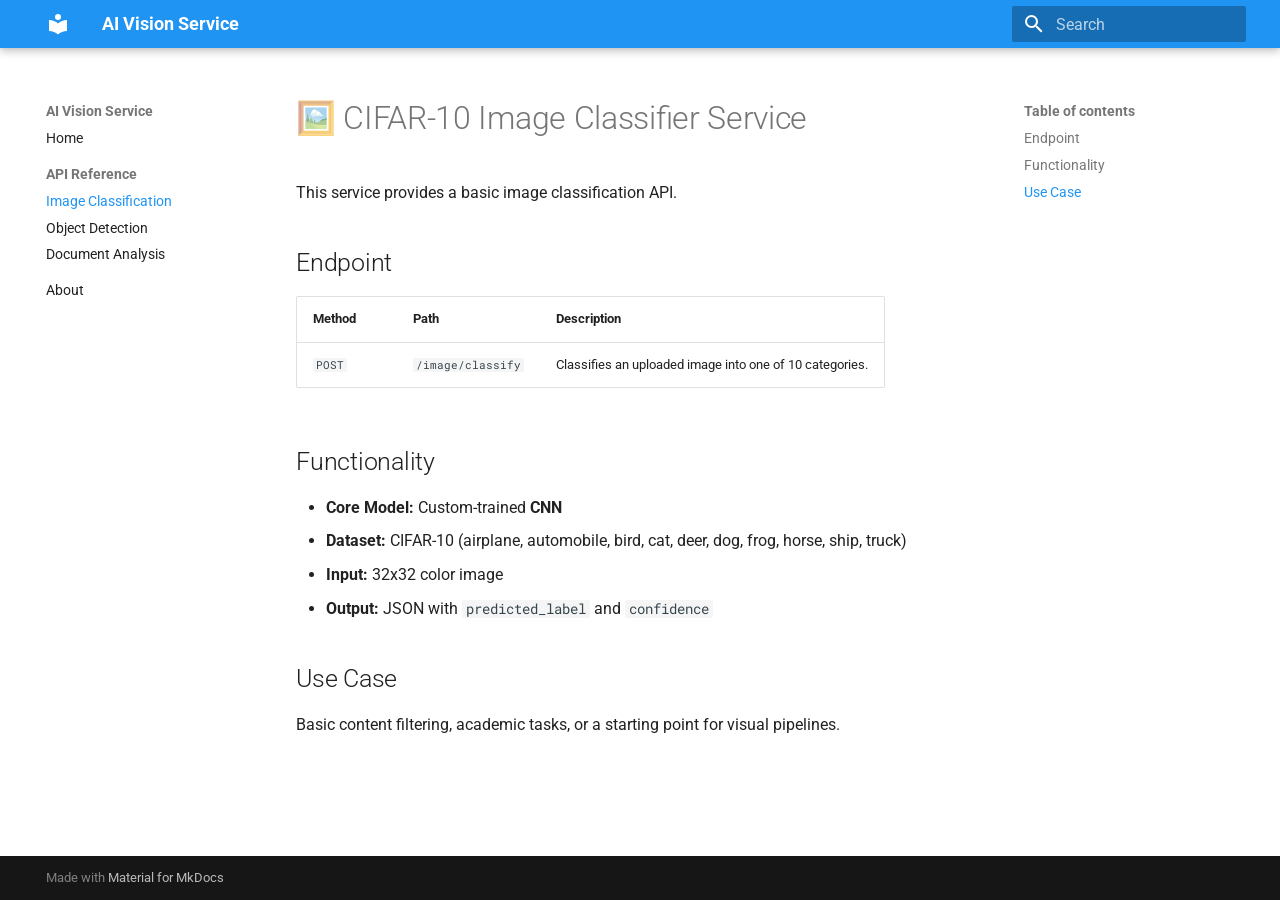
<file: api/classification/index.html>
<!doctype html>
<html lang="en" class="no-js">
  <head>
    
      <meta charset="utf-8">
      <meta name="viewport" content="width=device-width,initial-scale=1">
      
        <meta name="description" content="Smart AI platform for image classification, object detection, and document analysis.">
      
      
      
        <link rel="canonical" href="https://example.com/api/classification/">
      
      
        <link rel="prev" href="../..">
      
      
        <link rel="next" href="../detection/">
      
      
      <link rel="icon" href="../../assets/images/favicon.png">
      <meta name="generator" content="mkdocs-1.6.1, mkdocs-material-9.6.23">
    
    
      
        <title>Image Classification - AI Vision Service</title>
      
    
    
      <link rel="stylesheet" href="../../assets/stylesheets/main.84d31ad4.min.css">
      
        
        <link rel="stylesheet" href="../../assets/stylesheets/palette.06af60db.min.css">
      
      


    
    
      
    
    
      
        
        
        <link rel="preconnect" href="https://fonts.gstatic.com" crossorigin>
        <link rel="stylesheet" href="https://fonts.googleapis.com/css?family=Roboto:300,300i,400,400i,700,700i%7CRoboto+Mono:400,400i,700,700i&display=fallback">
        <style>:root{--md-text-font:"Roboto";--md-code-font:"Roboto Mono"}</style>
      
    
    
    <script>__md_scope=new URL("../..",location),__md_hash=e=>[...e].reduce(((e,_)=>(e<<5)-e+_.charCodeAt(0)),0),__md_get=(e,_=localStorage,t=__md_scope)=>JSON.parse(_.getItem(t.pathname+"."+e)),__md_set=(e,_,t=localStorage,a=__md_scope)=>{try{t.setItem(a.pathname+"."+e,JSON.stringify(_))}catch(e){}}</script>
    
      

    
    
    
  </head>
  
  
    
    
      
    
    
    
    
    <body dir="ltr" data-md-color-scheme="default" data-md-color-primary="blue" data-md-color-accent="deep-purple">
  
    
    <input class="md-toggle" data-md-toggle="drawer" type="checkbox" id="__drawer" autocomplete="off">
    <input class="md-toggle" data-md-toggle="search" type="checkbox" id="__search" autocomplete="off">
    <label class="md-overlay" for="__drawer"></label>
    <div data-md-component="skip">
      
        
        <a href="#cifar-10-image-classifier-service" class="md-skip">
          Skip to content
        </a>
      
    </div>
    <div data-md-component="announce">
      
    </div>
    
    
      

  

<header class="md-header md-header--shadow" data-md-component="header">
  <nav class="md-header__inner md-grid" aria-label="Header">
    <a href="../.." title="AI Vision Service" class="md-header__button md-logo" aria-label="AI Vision Service" data-md-component="logo">
      
  
  <svg xmlns="http://www.w3.org/2000/svg" viewBox="0 0 24 24"><path d="M12 8a3 3 0 0 0 3-3 3 3 0 0 0-3-3 3 3 0 0 0-3 3 3 3 0 0 0 3 3m0 3.54C9.64 9.35 6.5 8 3 8v11c3.5 0 6.64 1.35 9 3.54 2.36-2.19 5.5-3.54 9-3.54V8c-3.5 0-6.64 1.35-9 3.54"/></svg>

    </a>
    <label class="md-header__button md-icon" for="__drawer">
      
      <svg xmlns="http://www.w3.org/2000/svg" viewBox="0 0 24 24"><path d="M3 6h18v2H3zm0 5h18v2H3zm0 5h18v2H3z"/></svg>
    </label>
    <div class="md-header__title" data-md-component="header-title">
      <div class="md-header__ellipsis">
        <div class="md-header__topic">
          <span class="md-ellipsis">
            AI Vision Service
          </span>
        </div>
        <div class="md-header__topic" data-md-component="header-topic">
          <span class="md-ellipsis">
            
              Image Classification
            
          </span>
        </div>
      </div>
    </div>
    
      
        <form class="md-header__option" data-md-component="palette">
  
    
    
    
    <input class="md-option" data-md-color-media="" data-md-color-scheme="default" data-md-color-primary="blue" data-md-color-accent="deep-purple"  aria-hidden="true"  type="radio" name="__palette" id="__palette_0">
    
  
</form>
      
    
    
      <script>var palette=__md_get("__palette");if(palette&&palette.color){if("(prefers-color-scheme)"===palette.color.media){var media=matchMedia("(prefers-color-scheme: light)"),input=document.querySelector(media.matches?"[data-md-color-media='(prefers-color-scheme: light)']":"[data-md-color-media='(prefers-color-scheme: dark)']");palette.color.media=input.getAttribute("data-md-color-media"),palette.color.scheme=input.getAttribute("data-md-color-scheme"),palette.color.primary=input.getAttribute("data-md-color-primary"),palette.color.accent=input.getAttribute("data-md-color-accent")}for(var[key,value]of Object.entries(palette.color))document.body.setAttribute("data-md-color-"+key,value)}</script>
    
    
    
      
      
        <label class="md-header__button md-icon" for="__search">
          
          <svg xmlns="http://www.w3.org/2000/svg" viewBox="0 0 24 24"><path d="M9.5 3A6.5 6.5 0 0 1 16 9.5c0 1.61-.59 3.09-1.56 4.23l.27.27h.79l5 5-1.5 1.5-5-5v-.79l-.27-.27A6.52 6.52 0 0 1 9.5 16 6.5 6.5 0 0 1 3 9.5 6.5 6.5 0 0 1 9.5 3m0 2C7 5 5 7 5 9.5S7 14 9.5 14 14 12 14 9.5 12 5 9.5 5"/></svg>
        </label>
        <div class="md-search" data-md-component="search" role="dialog">
  <label class="md-search__overlay" for="__search"></label>
  <div class="md-search__inner" role="search">
    <form class="md-search__form" name="search">
      <input type="text" class="md-search__input" name="query" aria-label="Search" placeholder="Search" autocapitalize="off" autocorrect="off" autocomplete="off" spellcheck="false" data-md-component="search-query" required>
      <label class="md-search__icon md-icon" for="__search">
        
        <svg xmlns="http://www.w3.org/2000/svg" viewBox="0 0 24 24"><path d="M9.5 3A6.5 6.5 0 0 1 16 9.5c0 1.61-.59 3.09-1.56 4.23l.27.27h.79l5 5-1.5 1.5-5-5v-.79l-.27-.27A6.52 6.52 0 0 1 9.5 16 6.5 6.5 0 0 1 3 9.5 6.5 6.5 0 0 1 9.5 3m0 2C7 5 5 7 5 9.5S7 14 9.5 14 14 12 14 9.5 12 5 9.5 5"/></svg>
        
        <svg xmlns="http://www.w3.org/2000/svg" viewBox="0 0 24 24"><path d="M20 11v2H8l5.5 5.5-1.42 1.42L4.16 12l7.92-7.92L13.5 5.5 8 11z"/></svg>
      </label>
      <nav class="md-search__options" aria-label="Search">
        
          <a href="javascript:void(0)" class="md-search__icon md-icon" title="Share" aria-label="Share" data-clipboard data-clipboard-text="" data-md-component="search-share" tabindex="-1">
            
            <svg xmlns="http://www.w3.org/2000/svg" viewBox="0 0 24 24"><path d="M18 16.08c-.76 0-1.44.3-1.96.77L8.91 12.7c.05-.23.09-.46.09-.7s-.04-.47-.09-.7l7.05-4.11c.54.5 1.25.81 2.04.81a3 3 0 0 0 3-3 3 3 0 0 0-3-3 3 3 0 0 0-3 3c0 .24.04.47.09.7L8.04 9.81C7.5 9.31 6.79 9 6 9a3 3 0 0 0-3 3 3 3 0 0 0 3 3c.79 0 1.5-.31 2.04-.81l7.12 4.15c-.05.21-.08.43-.08.66 0 1.61 1.31 2.91 2.92 2.91s2.92-1.3 2.92-2.91A2.92 2.92 0 0 0 18 16.08"/></svg>
          </a>
        
        <button type="reset" class="md-search__icon md-icon" title="Clear" aria-label="Clear" tabindex="-1">
          
          <svg xmlns="http://www.w3.org/2000/svg" viewBox="0 0 24 24"><path d="M19 6.41 17.59 5 12 10.59 6.41 5 5 6.41 10.59 12 5 17.59 6.41 19 12 13.41 17.59 19 19 17.59 13.41 12z"/></svg>
        </button>
      </nav>
      
    </form>
    <div class="md-search__output">
      <div class="md-search__scrollwrap" tabindex="0" data-md-scrollfix>
        <div class="md-search-result" data-md-component="search-result">
          <div class="md-search-result__meta">
            Initializing search
          </div>
          <ol class="md-search-result__list" role="presentation"></ol>
        </div>
      </div>
    </div>
  </div>
</div>
      
    
    
  </nav>
  
</header>
    
    <div class="md-container" data-md-component="container">
      
      
        
          
        
      
      <main class="md-main" data-md-component="main">
        <div class="md-main__inner md-grid">
          
            
              
              <div class="md-sidebar md-sidebar--primary" data-md-component="sidebar" data-md-type="navigation" >
                <div class="md-sidebar__scrollwrap">
                  <div class="md-sidebar__inner">
                    



<nav class="md-nav md-nav--primary" aria-label="Navigation" data-md-level="0">
  <label class="md-nav__title" for="__drawer">
    <a href="../.." title="AI Vision Service" class="md-nav__button md-logo" aria-label="AI Vision Service" data-md-component="logo">
      
  
  <svg xmlns="http://www.w3.org/2000/svg" viewBox="0 0 24 24"><path d="M12 8a3 3 0 0 0 3-3 3 3 0 0 0-3-3 3 3 0 0 0-3 3 3 3 0 0 0 3 3m0 3.54C9.64 9.35 6.5 8 3 8v11c3.5 0 6.64 1.35 9 3.54 2.36-2.19 5.5-3.54 9-3.54V8c-3.5 0-6.64 1.35-9 3.54"/></svg>

    </a>
    AI Vision Service
  </label>
  
  <ul class="md-nav__list" data-md-scrollfix>
    
      
      
  
  
  
  
    <li class="md-nav__item">
      <a href="../.." class="md-nav__link">
        
  
  
  <span class="md-ellipsis">
    Home
    
  </span>
  

      </a>
    </li>
  

    
      
      
  
  
    
  
  
  
    
    
    
    
      
        
        
      
    
    
    <li class="md-nav__item md-nav__item--active md-nav__item--section md-nav__item--nested">
      
        
        
        <input class="md-nav__toggle md-toggle " type="checkbox" id="__nav_2" checked>
        
          
          <label class="md-nav__link" for="__nav_2" id="__nav_2_label" tabindex="">
            
  
  
  <span class="md-ellipsis">
    API Reference
    
  </span>
  

            <span class="md-nav__icon md-icon"></span>
          </label>
        
        <nav class="md-nav" data-md-level="1" aria-labelledby="__nav_2_label" aria-expanded="true">
          <label class="md-nav__title" for="__nav_2">
            <span class="md-nav__icon md-icon"></span>
            API Reference
          </label>
          <ul class="md-nav__list" data-md-scrollfix>
            
              
                
  
  
    
  
  
  
    <li class="md-nav__item md-nav__item--active">
      
      <input class="md-nav__toggle md-toggle" type="checkbox" id="__toc">
      
      
        
      
      
        <label class="md-nav__link md-nav__link--active" for="__toc">
          
  
  
  <span class="md-ellipsis">
    Image Classification
    
  </span>
  

          <span class="md-nav__icon md-icon"></span>
        </label>
      
      <a href="./" class="md-nav__link md-nav__link--active">
        
  
  
  <span class="md-ellipsis">
    Image Classification
    
  </span>
  

      </a>
      
        

<nav class="md-nav md-nav--secondary" aria-label="Table of contents">
  
  
  
    
  
  
    <label class="md-nav__title" for="__toc">
      <span class="md-nav__icon md-icon"></span>
      Table of contents
    </label>
    <ul class="md-nav__list" data-md-component="toc" data-md-scrollfix>
      
        <li class="md-nav__item">
  <a href="#endpoint" class="md-nav__link">
    <span class="md-ellipsis">
      Endpoint
    </span>
  </a>
  
</li>
      
        <li class="md-nav__item">
  <a href="#functionality" class="md-nav__link">
    <span class="md-ellipsis">
      Functionality
    </span>
  </a>
  
</li>
      
        <li class="md-nav__item">
  <a href="#use-case" class="md-nav__link">
    <span class="md-ellipsis">
      Use Case
    </span>
  </a>
  
</li>
      
    </ul>
  
</nav>
      
    </li>
  

              
            
              
                
  
  
  
  
    <li class="md-nav__item">
      <a href="../detection/" class="md-nav__link">
        
  
  
  <span class="md-ellipsis">
    Object Detection
    
  </span>
  

      </a>
    </li>
  

              
            
              
                
  
  
  
  
    <li class="md-nav__item">
      <a href="../document/" class="md-nav__link">
        
  
  
  <span class="md-ellipsis">
    Document Analysis
    
  </span>
  

      </a>
    </li>
  

              
            
          </ul>
        </nav>
      
    </li>
  

    
      
      
  
  
  
  
    <li class="md-nav__item">
      <a href="../../about/" class="md-nav__link">
        
  
  
  <span class="md-ellipsis">
    About
    
  </span>
  

      </a>
    </li>
  

    
  </ul>
</nav>
                  </div>
                </div>
              </div>
            
            
              
              <div class="md-sidebar md-sidebar--secondary" data-md-component="sidebar" data-md-type="toc" >
                <div class="md-sidebar__scrollwrap">
                  <div class="md-sidebar__inner">
                    

<nav class="md-nav md-nav--secondary" aria-label="Table of contents">
  
  
  
    
  
  
    <label class="md-nav__title" for="__toc">
      <span class="md-nav__icon md-icon"></span>
      Table of contents
    </label>
    <ul class="md-nav__list" data-md-component="toc" data-md-scrollfix>
      
        <li class="md-nav__item">
  <a href="#endpoint" class="md-nav__link">
    <span class="md-ellipsis">
      Endpoint
    </span>
  </a>
  
</li>
      
        <li class="md-nav__item">
  <a href="#functionality" class="md-nav__link">
    <span class="md-ellipsis">
      Functionality
    </span>
  </a>
  
</li>
      
        <li class="md-nav__item">
  <a href="#use-case" class="md-nav__link">
    <span class="md-ellipsis">
      Use Case
    </span>
  </a>
  
</li>
      
    </ul>
  
</nav>
                  </div>
                </div>
              </div>
            
          
          
            <div class="md-content" data-md-component="content">
              <article class="md-content__inner md-typeset">
                
                  



<h1 id="cifar-10-image-classifier-service">🖼️ CIFAR-10 Image Classifier Service<a class="headerlink" href="#cifar-10-image-classifier-service" title="Permanent link">&para;</a></h1>
<p>This service provides a basic image classification API.</p>
<h2 id="endpoint">Endpoint<a class="headerlink" href="#endpoint" title="Permanent link">&para;</a></h2>
<table>
<thead>
<tr>
<th style="text-align: left;">Method</th>
<th style="text-align: left;">Path</th>
<th style="text-align: left;">Description</th>
</tr>
</thead>
<tbody>
<tr>
<td style="text-align: left;"><code>POST</code></td>
<td style="text-align: left;"><code>/image/classify</code></td>
<td style="text-align: left;">Classifies an uploaded image into one of 10 categories.</td>
</tr>
</tbody>
</table>
<h2 id="functionality">Functionality<a class="headerlink" href="#functionality" title="Permanent link">&para;</a></h2>
<ul>
<li><strong>Core Model:</strong> Custom-trained <strong>CNN</strong></li>
<li><strong>Dataset:</strong> CIFAR-10 (airplane, automobile, bird, cat, deer, dog, frog, horse, ship, truck)</li>
<li><strong>Input:</strong> 32x32 color image</li>
<li><strong>Output:</strong> JSON with <code>predicted_label</code> and <code>confidence</code></li>
</ul>
<h2 id="use-case">Use Case<a class="headerlink" href="#use-case" title="Permanent link">&para;</a></h2>
<p>Basic content filtering, academic tasks, or a starting point for visual pipelines.</p>












                
              </article>
            </div>
          
          
<script>var target=document.getElementById(location.hash.slice(1));target&&target.name&&(target.checked=target.name.startsWith("__tabbed_"))</script>
        </div>
        
      </main>
      
        <footer class="md-footer">
  
  <div class="md-footer-meta md-typeset">
    <div class="md-footer-meta__inner md-grid">
      <div class="md-copyright">
  
  
    Made with
    <a href="https://squidfunk.github.io/mkdocs-material/" target="_blank" rel="noopener">
      Material for MkDocs
    </a>
  
</div>
      
    </div>
  </div>
</footer>
      
    </div>
    <div class="md-dialog" data-md-component="dialog">
      <div class="md-dialog__inner md-typeset"></div>
    </div>
    
    
    
      
      <script id="__config" type="application/json">{"base": "../..", "features": ["navigation.instant", "navigation.sections", "search.highlight", "search.share"], "search": "../../assets/javascripts/workers/search.973d3a69.min.js", "tags": null, "translations": {"clipboard.copied": "Copied to clipboard", "clipboard.copy": "Copy to clipboard", "search.result.more.one": "1 more on this page", "search.result.more.other": "# more on this page", "search.result.none": "No matching documents", "search.result.one": "1 matching document", "search.result.other": "# matching documents", "search.result.placeholder": "Type to start searching", "search.result.term.missing": "Missing", "select.version": "Select version"}, "version": null}</script>
    
    
      <script src="../../assets/javascripts/bundle.f55a23d4.min.js"></script>
      
    
  </body>
</html>
</file>
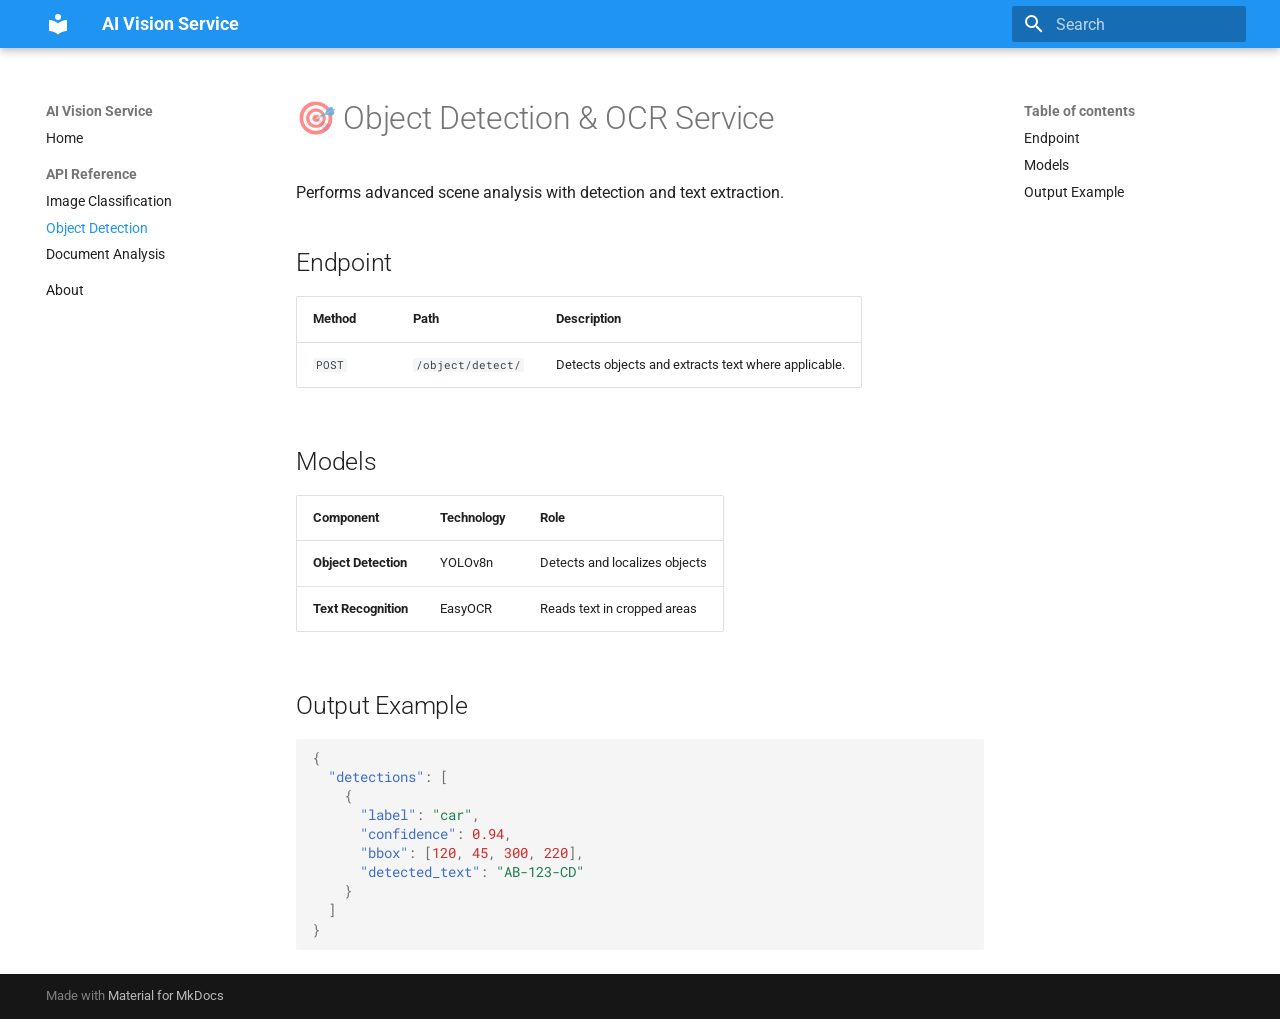
<file: api/detection/index.html>
<!doctype html>
<html lang="en" class="no-js">
  <head>
    
      <meta charset="utf-8">
      <meta name="viewport" content="width=device-width,initial-scale=1">
      
        <meta name="description" content="Smart AI platform for image classification, object detection, and document analysis.">
      
      
      
        <link rel="canonical" href="https://example.com/api/detection/">
      
      
        <link rel="prev" href="../classification/">
      
      
        <link rel="next" href="../document/">
      
      
      <link rel="icon" href="../../assets/images/favicon.png">
      <meta name="generator" content="mkdocs-1.6.1, mkdocs-material-9.6.23">
    
    
      
        <title>Object Detection - AI Vision Service</title>
      
    
    
      <link rel="stylesheet" href="../../assets/stylesheets/main.84d31ad4.min.css">
      
        
        <link rel="stylesheet" href="../../assets/stylesheets/palette.06af60db.min.css">
      
      


    
    
      
    
    
      
        
        
        <link rel="preconnect" href="https://fonts.gstatic.com" crossorigin>
        <link rel="stylesheet" href="https://fonts.googleapis.com/css?family=Roboto:300,300i,400,400i,700,700i%7CRoboto+Mono:400,400i,700,700i&display=fallback">
        <style>:root{--md-text-font:"Roboto";--md-code-font:"Roboto Mono"}</style>
      
    
    
    <script>__md_scope=new URL("../..",location),__md_hash=e=>[...e].reduce(((e,_)=>(e<<5)-e+_.charCodeAt(0)),0),__md_get=(e,_=localStorage,t=__md_scope)=>JSON.parse(_.getItem(t.pathname+"."+e)),__md_set=(e,_,t=localStorage,a=__md_scope)=>{try{t.setItem(a.pathname+"."+e,JSON.stringify(_))}catch(e){}}</script>
    
      

    
    
    
  </head>
  
  
    
    
      
    
    
    
    
    <body dir="ltr" data-md-color-scheme="default" data-md-color-primary="blue" data-md-color-accent="deep-purple">
  
    
    <input class="md-toggle" data-md-toggle="drawer" type="checkbox" id="__drawer" autocomplete="off">
    <input class="md-toggle" data-md-toggle="search" type="checkbox" id="__search" autocomplete="off">
    <label class="md-overlay" for="__drawer"></label>
    <div data-md-component="skip">
      
        
        <a href="#object-detection-ocr-service" class="md-skip">
          Skip to content
        </a>
      
    </div>
    <div data-md-component="announce">
      
    </div>
    
    
      

  

<header class="md-header md-header--shadow" data-md-component="header">
  <nav class="md-header__inner md-grid" aria-label="Header">
    <a href="../.." title="AI Vision Service" class="md-header__button md-logo" aria-label="AI Vision Service" data-md-component="logo">
      
  
  <svg xmlns="http://www.w3.org/2000/svg" viewBox="0 0 24 24"><path d="M12 8a3 3 0 0 0 3-3 3 3 0 0 0-3-3 3 3 0 0 0-3 3 3 3 0 0 0 3 3m0 3.54C9.64 9.35 6.5 8 3 8v11c3.5 0 6.64 1.35 9 3.54 2.36-2.19 5.5-3.54 9-3.54V8c-3.5 0-6.64 1.35-9 3.54"/></svg>

    </a>
    <label class="md-header__button md-icon" for="__drawer">
      
      <svg xmlns="http://www.w3.org/2000/svg" viewBox="0 0 24 24"><path d="M3 6h18v2H3zm0 5h18v2H3zm0 5h18v2H3z"/></svg>
    </label>
    <div class="md-header__title" data-md-component="header-title">
      <div class="md-header__ellipsis">
        <div class="md-header__topic">
          <span class="md-ellipsis">
            AI Vision Service
          </span>
        </div>
        <div class="md-header__topic" data-md-component="header-topic">
          <span class="md-ellipsis">
            
              Object Detection
            
          </span>
        </div>
      </div>
    </div>
    
      
        <form class="md-header__option" data-md-component="palette">
  
    
    
    
    <input class="md-option" data-md-color-media="" data-md-color-scheme="default" data-md-color-primary="blue" data-md-color-accent="deep-purple"  aria-hidden="true"  type="radio" name="__palette" id="__palette_0">
    
  
</form>
      
    
    
      <script>var palette=__md_get("__palette");if(palette&&palette.color){if("(prefers-color-scheme)"===palette.color.media){var media=matchMedia("(prefers-color-scheme: light)"),input=document.querySelector(media.matches?"[data-md-color-media='(prefers-color-scheme: light)']":"[data-md-color-media='(prefers-color-scheme: dark)']");palette.color.media=input.getAttribute("data-md-color-media"),palette.color.scheme=input.getAttribute("data-md-color-scheme"),palette.color.primary=input.getAttribute("data-md-color-primary"),palette.color.accent=input.getAttribute("data-md-color-accent")}for(var[key,value]of Object.entries(palette.color))document.body.setAttribute("data-md-color-"+key,value)}</script>
    
    
    
      
      
        <label class="md-header__button md-icon" for="__search">
          
          <svg xmlns="http://www.w3.org/2000/svg" viewBox="0 0 24 24"><path d="M9.5 3A6.5 6.5 0 0 1 16 9.5c0 1.61-.59 3.09-1.56 4.23l.27.27h.79l5 5-1.5 1.5-5-5v-.79l-.27-.27A6.52 6.52 0 0 1 9.5 16 6.5 6.5 0 0 1 3 9.5 6.5 6.5 0 0 1 9.5 3m0 2C7 5 5 7 5 9.5S7 14 9.5 14 14 12 14 9.5 12 5 9.5 5"/></svg>
        </label>
        <div class="md-search" data-md-component="search" role="dialog">
  <label class="md-search__overlay" for="__search"></label>
  <div class="md-search__inner" role="search">
    <form class="md-search__form" name="search">
      <input type="text" class="md-search__input" name="query" aria-label="Search" placeholder="Search" autocapitalize="off" autocorrect="off" autocomplete="off" spellcheck="false" data-md-component="search-query" required>
      <label class="md-search__icon md-icon" for="__search">
        
        <svg xmlns="http://www.w3.org/2000/svg" viewBox="0 0 24 24"><path d="M9.5 3A6.5 6.5 0 0 1 16 9.5c0 1.61-.59 3.09-1.56 4.23l.27.27h.79l5 5-1.5 1.5-5-5v-.79l-.27-.27A6.52 6.52 0 0 1 9.5 16 6.5 6.5 0 0 1 3 9.5 6.5 6.5 0 0 1 9.5 3m0 2C7 5 5 7 5 9.5S7 14 9.5 14 14 12 14 9.5 12 5 9.5 5"/></svg>
        
        <svg xmlns="http://www.w3.org/2000/svg" viewBox="0 0 24 24"><path d="M20 11v2H8l5.5 5.5-1.42 1.42L4.16 12l7.92-7.92L13.5 5.5 8 11z"/></svg>
      </label>
      <nav class="md-search__options" aria-label="Search">
        
          <a href="javascript:void(0)" class="md-search__icon md-icon" title="Share" aria-label="Share" data-clipboard data-clipboard-text="" data-md-component="search-share" tabindex="-1">
            
            <svg xmlns="http://www.w3.org/2000/svg" viewBox="0 0 24 24"><path d="M18 16.08c-.76 0-1.44.3-1.96.77L8.91 12.7c.05-.23.09-.46.09-.7s-.04-.47-.09-.7l7.05-4.11c.54.5 1.25.81 2.04.81a3 3 0 0 0 3-3 3 3 0 0 0-3-3 3 3 0 0 0-3 3c0 .24.04.47.09.7L8.04 9.81C7.5 9.31 6.79 9 6 9a3 3 0 0 0-3 3 3 3 0 0 0 3 3c.79 0 1.5-.31 2.04-.81l7.12 4.15c-.05.21-.08.43-.08.66 0 1.61 1.31 2.91 2.92 2.91s2.92-1.3 2.92-2.91A2.92 2.92 0 0 0 18 16.08"/></svg>
          </a>
        
        <button type="reset" class="md-search__icon md-icon" title="Clear" aria-label="Clear" tabindex="-1">
          
          <svg xmlns="http://www.w3.org/2000/svg" viewBox="0 0 24 24"><path d="M19 6.41 17.59 5 12 10.59 6.41 5 5 6.41 10.59 12 5 17.59 6.41 19 12 13.41 17.59 19 19 17.59 13.41 12z"/></svg>
        </button>
      </nav>
      
    </form>
    <div class="md-search__output">
      <div class="md-search__scrollwrap" tabindex="0" data-md-scrollfix>
        <div class="md-search-result" data-md-component="search-result">
          <div class="md-search-result__meta">
            Initializing search
          </div>
          <ol class="md-search-result__list" role="presentation"></ol>
        </div>
      </div>
    </div>
  </div>
</div>
      
    
    
  </nav>
  
</header>
    
    <div class="md-container" data-md-component="container">
      
      
        
          
        
      
      <main class="md-main" data-md-component="main">
        <div class="md-main__inner md-grid">
          
            
              
              <div class="md-sidebar md-sidebar--primary" data-md-component="sidebar" data-md-type="navigation" >
                <div class="md-sidebar__scrollwrap">
                  <div class="md-sidebar__inner">
                    



<nav class="md-nav md-nav--primary" aria-label="Navigation" data-md-level="0">
  <label class="md-nav__title" for="__drawer">
    <a href="../.." title="AI Vision Service" class="md-nav__button md-logo" aria-label="AI Vision Service" data-md-component="logo">
      
  
  <svg xmlns="http://www.w3.org/2000/svg" viewBox="0 0 24 24"><path d="M12 8a3 3 0 0 0 3-3 3 3 0 0 0-3-3 3 3 0 0 0-3 3 3 3 0 0 0 3 3m0 3.54C9.64 9.35 6.5 8 3 8v11c3.5 0 6.64 1.35 9 3.54 2.36-2.19 5.5-3.54 9-3.54V8c-3.5 0-6.64 1.35-9 3.54"/></svg>

    </a>
    AI Vision Service
  </label>
  
  <ul class="md-nav__list" data-md-scrollfix>
    
      
      
  
  
  
  
    <li class="md-nav__item">
      <a href="../.." class="md-nav__link">
        
  
  
  <span class="md-ellipsis">
    Home
    
  </span>
  

      </a>
    </li>
  

    
      
      
  
  
    
  
  
  
    
    
    
    
      
        
        
      
    
    
    <li class="md-nav__item md-nav__item--active md-nav__item--section md-nav__item--nested">
      
        
        
        <input class="md-nav__toggle md-toggle " type="checkbox" id="__nav_2" checked>
        
          
          <label class="md-nav__link" for="__nav_2" id="__nav_2_label" tabindex="">
            
  
  
  <span class="md-ellipsis">
    API Reference
    
  </span>
  

            <span class="md-nav__icon md-icon"></span>
          </label>
        
        <nav class="md-nav" data-md-level="1" aria-labelledby="__nav_2_label" aria-expanded="true">
          <label class="md-nav__title" for="__nav_2">
            <span class="md-nav__icon md-icon"></span>
            API Reference
          </label>
          <ul class="md-nav__list" data-md-scrollfix>
            
              
                
  
  
  
  
    <li class="md-nav__item">
      <a href="../classification/" class="md-nav__link">
        
  
  
  <span class="md-ellipsis">
    Image Classification
    
  </span>
  

      </a>
    </li>
  

              
            
              
                
  
  
    
  
  
  
    <li class="md-nav__item md-nav__item--active">
      
      <input class="md-nav__toggle md-toggle" type="checkbox" id="__toc">
      
      
        
      
      
        <label class="md-nav__link md-nav__link--active" for="__toc">
          
  
  
  <span class="md-ellipsis">
    Object Detection
    
  </span>
  

          <span class="md-nav__icon md-icon"></span>
        </label>
      
      <a href="./" class="md-nav__link md-nav__link--active">
        
  
  
  <span class="md-ellipsis">
    Object Detection
    
  </span>
  

      </a>
      
        

<nav class="md-nav md-nav--secondary" aria-label="Table of contents">
  
  
  
    
  
  
    <label class="md-nav__title" for="__toc">
      <span class="md-nav__icon md-icon"></span>
      Table of contents
    </label>
    <ul class="md-nav__list" data-md-component="toc" data-md-scrollfix>
      
        <li class="md-nav__item">
  <a href="#endpoint" class="md-nav__link">
    <span class="md-ellipsis">
      Endpoint
    </span>
  </a>
  
</li>
      
        <li class="md-nav__item">
  <a href="#models" class="md-nav__link">
    <span class="md-ellipsis">
      Models
    </span>
  </a>
  
</li>
      
        <li class="md-nav__item">
  <a href="#output-example" class="md-nav__link">
    <span class="md-ellipsis">
      Output Example
    </span>
  </a>
  
</li>
      
    </ul>
  
</nav>
      
    </li>
  

              
            
              
                
  
  
  
  
    <li class="md-nav__item">
      <a href="../document/" class="md-nav__link">
        
  
  
  <span class="md-ellipsis">
    Document Analysis
    
  </span>
  

      </a>
    </li>
  

              
            
          </ul>
        </nav>
      
    </li>
  

    
      
      
  
  
  
  
    <li class="md-nav__item">
      <a href="../../about/" class="md-nav__link">
        
  
  
  <span class="md-ellipsis">
    About
    
  </span>
  

      </a>
    </li>
  

    
  </ul>
</nav>
                  </div>
                </div>
              </div>
            
            
              
              <div class="md-sidebar md-sidebar--secondary" data-md-component="sidebar" data-md-type="toc" >
                <div class="md-sidebar__scrollwrap">
                  <div class="md-sidebar__inner">
                    

<nav class="md-nav md-nav--secondary" aria-label="Table of contents">
  
  
  
    
  
  
    <label class="md-nav__title" for="__toc">
      <span class="md-nav__icon md-icon"></span>
      Table of contents
    </label>
    <ul class="md-nav__list" data-md-component="toc" data-md-scrollfix>
      
        <li class="md-nav__item">
  <a href="#endpoint" class="md-nav__link">
    <span class="md-ellipsis">
      Endpoint
    </span>
  </a>
  
</li>
      
        <li class="md-nav__item">
  <a href="#models" class="md-nav__link">
    <span class="md-ellipsis">
      Models
    </span>
  </a>
  
</li>
      
        <li class="md-nav__item">
  <a href="#output-example" class="md-nav__link">
    <span class="md-ellipsis">
      Output Example
    </span>
  </a>
  
</li>
      
    </ul>
  
</nav>
                  </div>
                </div>
              </div>
            
          
          
            <div class="md-content" data-md-component="content">
              <article class="md-content__inner md-typeset">
                
                  



<h1 id="object-detection-ocr-service">🎯 Object Detection &amp; OCR Service<a class="headerlink" href="#object-detection-ocr-service" title="Permanent link">&para;</a></h1>
<p>Performs advanced scene analysis with detection and text extraction.</p>
<h2 id="endpoint">Endpoint<a class="headerlink" href="#endpoint" title="Permanent link">&para;</a></h2>
<table>
<thead>
<tr>
<th style="text-align: left;">Method</th>
<th style="text-align: left;">Path</th>
<th style="text-align: left;">Description</th>
</tr>
</thead>
<tbody>
<tr>
<td style="text-align: left;"><code>POST</code></td>
<td style="text-align: left;"><code>/object/detect/</code></td>
<td style="text-align: left;">Detects objects and extracts text where applicable.</td>
</tr>
</tbody>
</table>
<h2 id="models">Models<a class="headerlink" href="#models" title="Permanent link">&para;</a></h2>
<table>
<thead>
<tr>
<th style="text-align: left;">Component</th>
<th style="text-align: left;">Technology</th>
<th style="text-align: left;">Role</th>
</tr>
</thead>
<tbody>
<tr>
<td style="text-align: left;"><strong>Object Detection</strong></td>
<td style="text-align: left;">YOLOv8n</td>
<td style="text-align: left;">Detects and localizes objects</td>
</tr>
<tr>
<td style="text-align: left;"><strong>Text Recognition</strong></td>
<td style="text-align: left;">EasyOCR</td>
<td style="text-align: left;">Reads text in cropped areas</td>
</tr>
</tbody>
</table>
<h2 id="output-example">Output Example<a class="headerlink" href="#output-example" title="Permanent link">&para;</a></h2>
<div class="highlight"><pre><span></span><code><span class="p">{</span>
<span class="w">  </span><span class="nt">&quot;detections&quot;</span><span class="p">:</span><span class="w"> </span><span class="p">[</span>
<span class="w">    </span><span class="p">{</span>
<span class="w">      </span><span class="nt">&quot;label&quot;</span><span class="p">:</span><span class="w"> </span><span class="s2">&quot;car&quot;</span><span class="p">,</span>
<span class="w">      </span><span class="nt">&quot;confidence&quot;</span><span class="p">:</span><span class="w"> </span><span class="mf">0.94</span><span class="p">,</span>
<span class="w">      </span><span class="nt">&quot;bbox&quot;</span><span class="p">:</span><span class="w"> </span><span class="p">[</span><span class="mi">120</span><span class="p">,</span><span class="w"> </span><span class="mi">45</span><span class="p">,</span><span class="w"> </span><span class="mi">300</span><span class="p">,</span><span class="w"> </span><span class="mi">220</span><span class="p">],</span>
<span class="w">      </span><span class="nt">&quot;detected_text&quot;</span><span class="p">:</span><span class="w"> </span><span class="s2">&quot;AB-123-CD&quot;</span>
<span class="w">    </span><span class="p">}</span>
<span class="w">  </span><span class="p">]</span>
<span class="p">}</span>
</code></pre></div>












                
              </article>
            </div>
          
          
<script>var target=document.getElementById(location.hash.slice(1));target&&target.name&&(target.checked=target.name.startsWith("__tabbed_"))</script>
        </div>
        
      </main>
      
        <footer class="md-footer">
  
  <div class="md-footer-meta md-typeset">
    <div class="md-footer-meta__inner md-grid">
      <div class="md-copyright">
  
  
    Made with
    <a href="https://squidfunk.github.io/mkdocs-material/" target="_blank" rel="noopener">
      Material for MkDocs
    </a>
  
</div>
      
    </div>
  </div>
</footer>
      
    </div>
    <div class="md-dialog" data-md-component="dialog">
      <div class="md-dialog__inner md-typeset"></div>
    </div>
    
    
    
      
      <script id="__config" type="application/json">{"base": "../..", "features": ["navigation.instant", "navigation.sections", "search.highlight", "search.share"], "search": "../../assets/javascripts/workers/search.973d3a69.min.js", "tags": null, "translations": {"clipboard.copied": "Copied to clipboard", "clipboard.copy": "Copy to clipboard", "search.result.more.one": "1 more on this page", "search.result.more.other": "# more on this page", "search.result.none": "No matching documents", "search.result.one": "1 matching document", "search.result.other": "# matching documents", "search.result.placeholder": "Type to start searching", "search.result.term.missing": "Missing", "select.version": "Select version"}, "version": null}</script>
    
    
      <script src="../../assets/javascripts/bundle.f55a23d4.min.js"></script>
      
    
  </body>
</html>
</file>
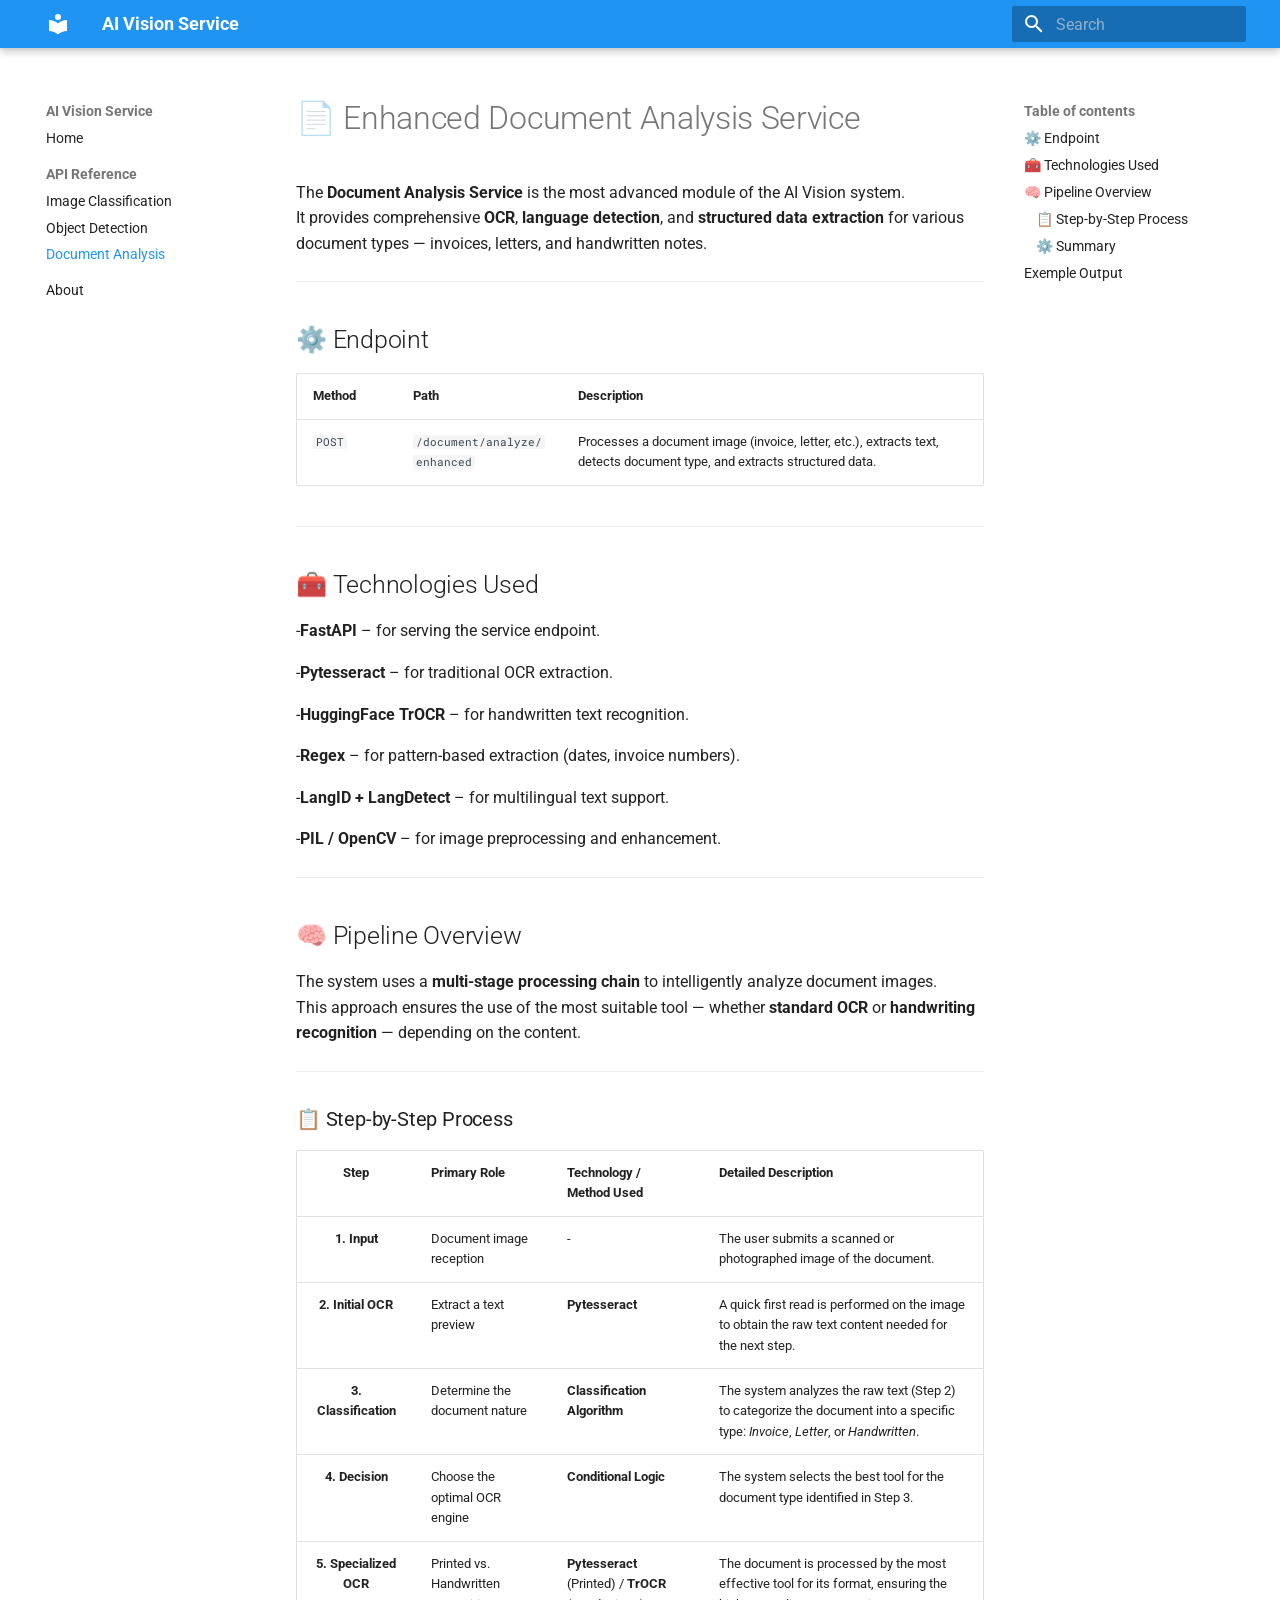
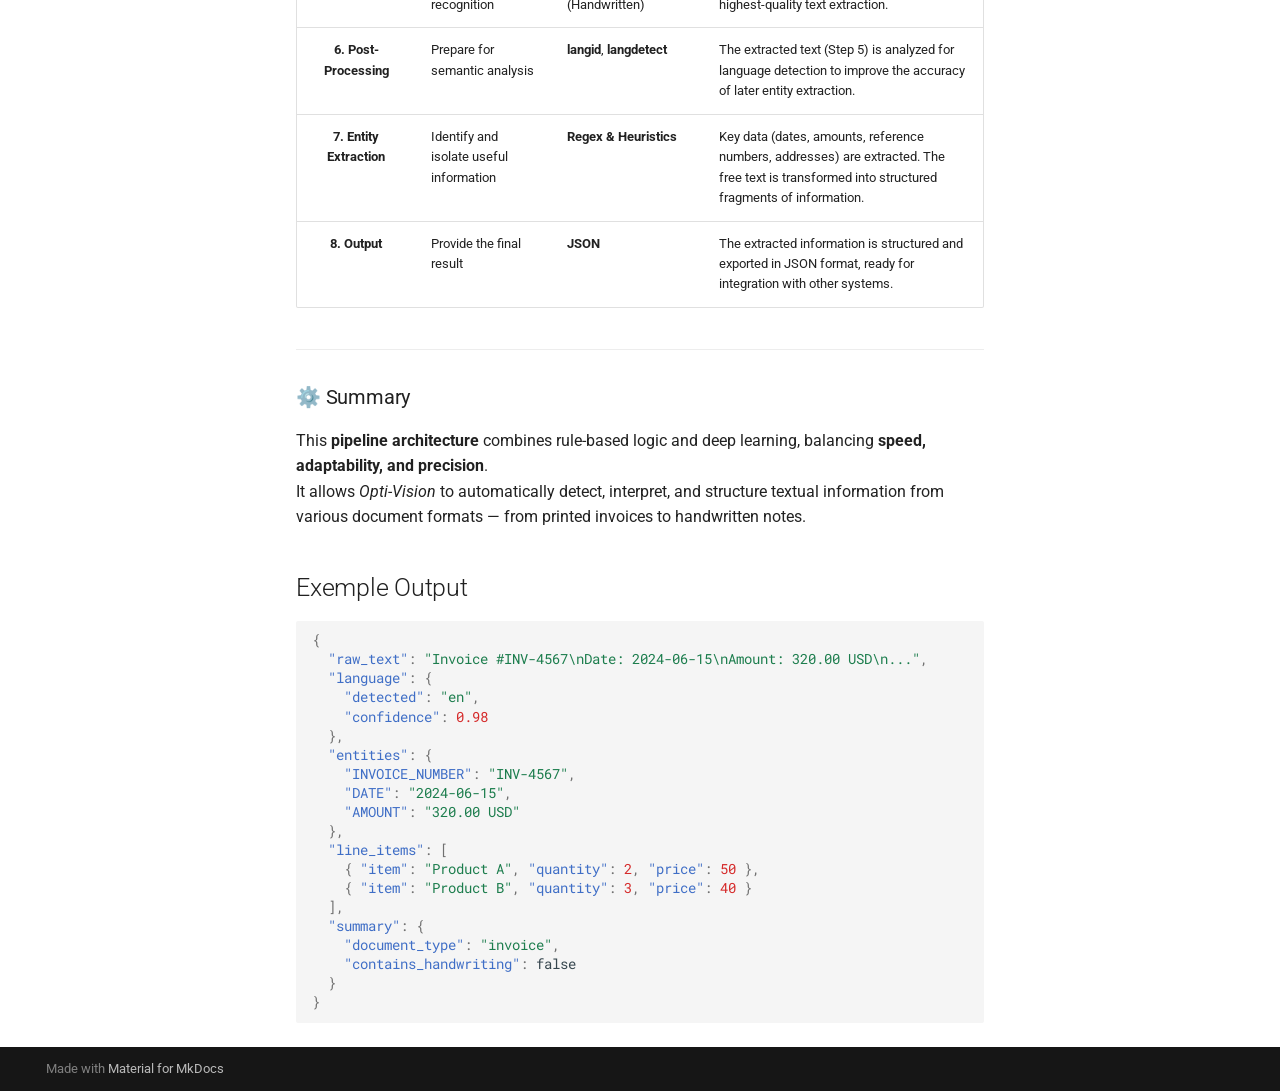
<file: api/document/index.html>
<!doctype html>
<html lang="en" class="no-js">
  <head>
    
      <meta charset="utf-8">
      <meta name="viewport" content="width=device-width,initial-scale=1">
      
        <meta name="description" content="Smart AI platform for image classification, object detection, and document analysis.">
      
      
      
        <link rel="canonical" href="https://example.com/api/document/">
      
      
        <link rel="prev" href="../detection/">
      
      
        <link rel="next" href="../../about/">
      
      
      <link rel="icon" href="../../assets/images/favicon.png">
      <meta name="generator" content="mkdocs-1.6.1, mkdocs-material-9.6.23">
    
    
      
        <title>Document Analysis - AI Vision Service</title>
      
    
    
      <link rel="stylesheet" href="../../assets/stylesheets/main.84d31ad4.min.css">
      
        
        <link rel="stylesheet" href="../../assets/stylesheets/palette.06af60db.min.css">
      
      


    
    
      
    
    
      
        
        
        <link rel="preconnect" href="https://fonts.gstatic.com" crossorigin>
        <link rel="stylesheet" href="https://fonts.googleapis.com/css?family=Roboto:300,300i,400,400i,700,700i%7CRoboto+Mono:400,400i,700,700i&display=fallback">
        <style>:root{--md-text-font:"Roboto";--md-code-font:"Roboto Mono"}</style>
      
    
    
    <script>__md_scope=new URL("../..",location),__md_hash=e=>[...e].reduce(((e,_)=>(e<<5)-e+_.charCodeAt(0)),0),__md_get=(e,_=localStorage,t=__md_scope)=>JSON.parse(_.getItem(t.pathname+"."+e)),__md_set=(e,_,t=localStorage,a=__md_scope)=>{try{t.setItem(a.pathname+"."+e,JSON.stringify(_))}catch(e){}}</script>
    
      

    
    
    
  </head>
  
  
    
    
      
    
    
    
    
    <body dir="ltr" data-md-color-scheme="default" data-md-color-primary="blue" data-md-color-accent="deep-purple">
  
    
    <input class="md-toggle" data-md-toggle="drawer" type="checkbox" id="__drawer" autocomplete="off">
    <input class="md-toggle" data-md-toggle="search" type="checkbox" id="__search" autocomplete="off">
    <label class="md-overlay" for="__drawer"></label>
    <div data-md-component="skip">
      
        
        <a href="#enhanced-document-analysis-service" class="md-skip">
          Skip to content
        </a>
      
    </div>
    <div data-md-component="announce">
      
    </div>
    
    
      

  

<header class="md-header md-header--shadow" data-md-component="header">
  <nav class="md-header__inner md-grid" aria-label="Header">
    <a href="../.." title="AI Vision Service" class="md-header__button md-logo" aria-label="AI Vision Service" data-md-component="logo">
      
  
  <svg xmlns="http://www.w3.org/2000/svg" viewBox="0 0 24 24"><path d="M12 8a3 3 0 0 0 3-3 3 3 0 0 0-3-3 3 3 0 0 0-3 3 3 3 0 0 0 3 3m0 3.54C9.64 9.35 6.5 8 3 8v11c3.5 0 6.64 1.35 9 3.54 2.36-2.19 5.5-3.54 9-3.54V8c-3.5 0-6.64 1.35-9 3.54"/></svg>

    </a>
    <label class="md-header__button md-icon" for="__drawer">
      
      <svg xmlns="http://www.w3.org/2000/svg" viewBox="0 0 24 24"><path d="M3 6h18v2H3zm0 5h18v2H3zm0 5h18v2H3z"/></svg>
    </label>
    <div class="md-header__title" data-md-component="header-title">
      <div class="md-header__ellipsis">
        <div class="md-header__topic">
          <span class="md-ellipsis">
            AI Vision Service
          </span>
        </div>
        <div class="md-header__topic" data-md-component="header-topic">
          <span class="md-ellipsis">
            
              Document Analysis
            
          </span>
        </div>
      </div>
    </div>
    
      
        <form class="md-header__option" data-md-component="palette">
  
    
    
    
    <input class="md-option" data-md-color-media="" data-md-color-scheme="default" data-md-color-primary="blue" data-md-color-accent="deep-purple"  aria-hidden="true"  type="radio" name="__palette" id="__palette_0">
    
  
</form>
      
    
    
      <script>var palette=__md_get("__palette");if(palette&&palette.color){if("(prefers-color-scheme)"===palette.color.media){var media=matchMedia("(prefers-color-scheme: light)"),input=document.querySelector(media.matches?"[data-md-color-media='(prefers-color-scheme: light)']":"[data-md-color-media='(prefers-color-scheme: dark)']");palette.color.media=input.getAttribute("data-md-color-media"),palette.color.scheme=input.getAttribute("data-md-color-scheme"),palette.color.primary=input.getAttribute("data-md-color-primary"),palette.color.accent=input.getAttribute("data-md-color-accent")}for(var[key,value]of Object.entries(palette.color))document.body.setAttribute("data-md-color-"+key,value)}</script>
    
    
    
      
      
        <label class="md-header__button md-icon" for="__search">
          
          <svg xmlns="http://www.w3.org/2000/svg" viewBox="0 0 24 24"><path d="M9.5 3A6.5 6.5 0 0 1 16 9.5c0 1.61-.59 3.09-1.56 4.23l.27.27h.79l5 5-1.5 1.5-5-5v-.79l-.27-.27A6.52 6.52 0 0 1 9.5 16 6.5 6.5 0 0 1 3 9.5 6.5 6.5 0 0 1 9.5 3m0 2C7 5 5 7 5 9.5S7 14 9.5 14 14 12 14 9.5 12 5 9.5 5"/></svg>
        </label>
        <div class="md-search" data-md-component="search" role="dialog">
  <label class="md-search__overlay" for="__search"></label>
  <div class="md-search__inner" role="search">
    <form class="md-search__form" name="search">
      <input type="text" class="md-search__input" name="query" aria-label="Search" placeholder="Search" autocapitalize="off" autocorrect="off" autocomplete="off" spellcheck="false" data-md-component="search-query" required>
      <label class="md-search__icon md-icon" for="__search">
        
        <svg xmlns="http://www.w3.org/2000/svg" viewBox="0 0 24 24"><path d="M9.5 3A6.5 6.5 0 0 1 16 9.5c0 1.61-.59 3.09-1.56 4.23l.27.27h.79l5 5-1.5 1.5-5-5v-.79l-.27-.27A6.52 6.52 0 0 1 9.5 16 6.5 6.5 0 0 1 3 9.5 6.5 6.5 0 0 1 9.5 3m0 2C7 5 5 7 5 9.5S7 14 9.5 14 14 12 14 9.5 12 5 9.5 5"/></svg>
        
        <svg xmlns="http://www.w3.org/2000/svg" viewBox="0 0 24 24"><path d="M20 11v2H8l5.5 5.5-1.42 1.42L4.16 12l7.92-7.92L13.5 5.5 8 11z"/></svg>
      </label>
      <nav class="md-search__options" aria-label="Search">
        
          <a href="javascript:void(0)" class="md-search__icon md-icon" title="Share" aria-label="Share" data-clipboard data-clipboard-text="" data-md-component="search-share" tabindex="-1">
            
            <svg xmlns="http://www.w3.org/2000/svg" viewBox="0 0 24 24"><path d="M18 16.08c-.76 0-1.44.3-1.96.77L8.91 12.7c.05-.23.09-.46.09-.7s-.04-.47-.09-.7l7.05-4.11c.54.5 1.25.81 2.04.81a3 3 0 0 0 3-3 3 3 0 0 0-3-3 3 3 0 0 0-3 3c0 .24.04.47.09.7L8.04 9.81C7.5 9.31 6.79 9 6 9a3 3 0 0 0-3 3 3 3 0 0 0 3 3c.79 0 1.5-.31 2.04-.81l7.12 4.15c-.05.21-.08.43-.08.66 0 1.61 1.31 2.91 2.92 2.91s2.92-1.3 2.92-2.91A2.92 2.92 0 0 0 18 16.08"/></svg>
          </a>
        
        <button type="reset" class="md-search__icon md-icon" title="Clear" aria-label="Clear" tabindex="-1">
          
          <svg xmlns="http://www.w3.org/2000/svg" viewBox="0 0 24 24"><path d="M19 6.41 17.59 5 12 10.59 6.41 5 5 6.41 10.59 12 5 17.59 6.41 19 12 13.41 17.59 19 19 17.59 13.41 12z"/></svg>
        </button>
      </nav>
      
    </form>
    <div class="md-search__output">
      <div class="md-search__scrollwrap" tabindex="0" data-md-scrollfix>
        <div class="md-search-result" data-md-component="search-result">
          <div class="md-search-result__meta">
            Initializing search
          </div>
          <ol class="md-search-result__list" role="presentation"></ol>
        </div>
      </div>
    </div>
  </div>
</div>
      
    
    
  </nav>
  
</header>
    
    <div class="md-container" data-md-component="container">
      
      
        
          
        
      
      <main class="md-main" data-md-component="main">
        <div class="md-main__inner md-grid">
          
            
              
              <div class="md-sidebar md-sidebar--primary" data-md-component="sidebar" data-md-type="navigation" >
                <div class="md-sidebar__scrollwrap">
                  <div class="md-sidebar__inner">
                    



<nav class="md-nav md-nav--primary" aria-label="Navigation" data-md-level="0">
  <label class="md-nav__title" for="__drawer">
    <a href="../.." title="AI Vision Service" class="md-nav__button md-logo" aria-label="AI Vision Service" data-md-component="logo">
      
  
  <svg xmlns="http://www.w3.org/2000/svg" viewBox="0 0 24 24"><path d="M12 8a3 3 0 0 0 3-3 3 3 0 0 0-3-3 3 3 0 0 0-3 3 3 3 0 0 0 3 3m0 3.54C9.64 9.35 6.5 8 3 8v11c3.5 0 6.64 1.35 9 3.54 2.36-2.19 5.5-3.54 9-3.54V8c-3.5 0-6.64 1.35-9 3.54"/></svg>

    </a>
    AI Vision Service
  </label>
  
  <ul class="md-nav__list" data-md-scrollfix>
    
      
      
  
  
  
  
    <li class="md-nav__item">
      <a href="../.." class="md-nav__link">
        
  
  
  <span class="md-ellipsis">
    Home
    
  </span>
  

      </a>
    </li>
  

    
      
      
  
  
    
  
  
  
    
    
    
    
      
        
        
      
    
    
    <li class="md-nav__item md-nav__item--active md-nav__item--section md-nav__item--nested">
      
        
        
        <input class="md-nav__toggle md-toggle " type="checkbox" id="__nav_2" checked>
        
          
          <label class="md-nav__link" for="__nav_2" id="__nav_2_label" tabindex="">
            
  
  
  <span class="md-ellipsis">
    API Reference
    
  </span>
  

            <span class="md-nav__icon md-icon"></span>
          </label>
        
        <nav class="md-nav" data-md-level="1" aria-labelledby="__nav_2_label" aria-expanded="true">
          <label class="md-nav__title" for="__nav_2">
            <span class="md-nav__icon md-icon"></span>
            API Reference
          </label>
          <ul class="md-nav__list" data-md-scrollfix>
            
              
                
  
  
  
  
    <li class="md-nav__item">
      <a href="../classification/" class="md-nav__link">
        
  
  
  <span class="md-ellipsis">
    Image Classification
    
  </span>
  

      </a>
    </li>
  

              
            
              
                
  
  
  
  
    <li class="md-nav__item">
      <a href="../detection/" class="md-nav__link">
        
  
  
  <span class="md-ellipsis">
    Object Detection
    
  </span>
  

      </a>
    </li>
  

              
            
              
                
  
  
    
  
  
  
    <li class="md-nav__item md-nav__item--active">
      
      <input class="md-nav__toggle md-toggle" type="checkbox" id="__toc">
      
      
        
      
      
        <label class="md-nav__link md-nav__link--active" for="__toc">
          
  
  
  <span class="md-ellipsis">
    Document Analysis
    
  </span>
  

          <span class="md-nav__icon md-icon"></span>
        </label>
      
      <a href="./" class="md-nav__link md-nav__link--active">
        
  
  
  <span class="md-ellipsis">
    Document Analysis
    
  </span>
  

      </a>
      
        

<nav class="md-nav md-nav--secondary" aria-label="Table of contents">
  
  
  
    
  
  
    <label class="md-nav__title" for="__toc">
      <span class="md-nav__icon md-icon"></span>
      Table of contents
    </label>
    <ul class="md-nav__list" data-md-component="toc" data-md-scrollfix>
      
        <li class="md-nav__item">
  <a href="#endpoint" class="md-nav__link">
    <span class="md-ellipsis">
      ⚙️ Endpoint
    </span>
  </a>
  
</li>
      
        <li class="md-nav__item">
  <a href="#technologies-used" class="md-nav__link">
    <span class="md-ellipsis">
      🧰 Technologies Used
    </span>
  </a>
  
</li>
      
        <li class="md-nav__item">
  <a href="#pipeline-overview" class="md-nav__link">
    <span class="md-ellipsis">
      🧠 Pipeline Overview
    </span>
  </a>
  
    <nav class="md-nav" aria-label="🧠 Pipeline Overview">
      <ul class="md-nav__list">
        
          <li class="md-nav__item">
  <a href="#step-by-step-process" class="md-nav__link">
    <span class="md-ellipsis">
      📋 Step-by-Step Process
    </span>
  </a>
  
</li>
        
          <li class="md-nav__item">
  <a href="#summary" class="md-nav__link">
    <span class="md-ellipsis">
      ⚙️ Summary
    </span>
  </a>
  
</li>
        
      </ul>
    </nav>
  
</li>
      
        <li class="md-nav__item">
  <a href="#exemple-output" class="md-nav__link">
    <span class="md-ellipsis">
      Exemple Output
    </span>
  </a>
  
</li>
      
    </ul>
  
</nav>
      
    </li>
  

              
            
          </ul>
        </nav>
      
    </li>
  

    
      
      
  
  
  
  
    <li class="md-nav__item">
      <a href="../../about/" class="md-nav__link">
        
  
  
  <span class="md-ellipsis">
    About
    
  </span>
  

      </a>
    </li>
  

    
  </ul>
</nav>
                  </div>
                </div>
              </div>
            
            
              
              <div class="md-sidebar md-sidebar--secondary" data-md-component="sidebar" data-md-type="toc" >
                <div class="md-sidebar__scrollwrap">
                  <div class="md-sidebar__inner">
                    

<nav class="md-nav md-nav--secondary" aria-label="Table of contents">
  
  
  
    
  
  
    <label class="md-nav__title" for="__toc">
      <span class="md-nav__icon md-icon"></span>
      Table of contents
    </label>
    <ul class="md-nav__list" data-md-component="toc" data-md-scrollfix>
      
        <li class="md-nav__item">
  <a href="#endpoint" class="md-nav__link">
    <span class="md-ellipsis">
      ⚙️ Endpoint
    </span>
  </a>
  
</li>
      
        <li class="md-nav__item">
  <a href="#technologies-used" class="md-nav__link">
    <span class="md-ellipsis">
      🧰 Technologies Used
    </span>
  </a>
  
</li>
      
        <li class="md-nav__item">
  <a href="#pipeline-overview" class="md-nav__link">
    <span class="md-ellipsis">
      🧠 Pipeline Overview
    </span>
  </a>
  
    <nav class="md-nav" aria-label="🧠 Pipeline Overview">
      <ul class="md-nav__list">
        
          <li class="md-nav__item">
  <a href="#step-by-step-process" class="md-nav__link">
    <span class="md-ellipsis">
      📋 Step-by-Step Process
    </span>
  </a>
  
</li>
        
          <li class="md-nav__item">
  <a href="#summary" class="md-nav__link">
    <span class="md-ellipsis">
      ⚙️ Summary
    </span>
  </a>
  
</li>
        
      </ul>
    </nav>
  
</li>
      
        <li class="md-nav__item">
  <a href="#exemple-output" class="md-nav__link">
    <span class="md-ellipsis">
      Exemple Output
    </span>
  </a>
  
</li>
      
    </ul>
  
</nav>
                  </div>
                </div>
              </div>
            
          
          
            <div class="md-content" data-md-component="content">
              <article class="md-content__inner md-typeset">
                
                  



<h1 id="enhanced-document-analysis-service">📄 Enhanced Document Analysis Service<a class="headerlink" href="#enhanced-document-analysis-service" title="Permanent link">&para;</a></h1>
<p>The <strong>Document Analysis Service</strong> is the most advanced module of the AI Vision system.<br />
It provides comprehensive <strong>OCR</strong>, <strong>language detection</strong>, and <strong>structured data extraction</strong> for various document types — invoices, letters, and handwritten notes.</p>
<hr />
<h2 id="endpoint">⚙️ Endpoint<a class="headerlink" href="#endpoint" title="Permanent link">&para;</a></h2>
<table>
<thead>
<tr>
<th style="text-align: left;">Method</th>
<th style="text-align: left;">Path</th>
<th style="text-align: left;">Description</th>
</tr>
</thead>
<tbody>
<tr>
<td style="text-align: left;"><code>POST</code></td>
<td style="text-align: left;"><code>/document/analyze/enhanced</code></td>
<td style="text-align: left;">Processes a document image (invoice, letter, etc.), extracts text, detects document type, and extracts structured data.</td>
</tr>
</tbody>
</table>
<hr />
<h2 id="technologies-used">🧰 Technologies Used<a class="headerlink" href="#technologies-used" title="Permanent link">&para;</a></h2>
<p>-<strong>FastAPI</strong> – for serving the service endpoint.</p>
<p>-<strong>Pytesseract</strong> – for traditional OCR extraction.</p>
<p>-<strong>HuggingFace TrOCR</strong> – for handwritten text recognition.</p>
<p>-<strong>Regex</strong> – for pattern-based extraction (dates, invoice numbers).</p>
<p>-<strong>LangID + LangDetect</strong> – for multilingual text support.</p>
<p>-<strong>PIL / OpenCV</strong> – for image preprocessing and enhancement.</p>
<hr />
<h2 id="pipeline-overview">🧠 Pipeline Overview<a class="headerlink" href="#pipeline-overview" title="Permanent link">&para;</a></h2>
<p>The system uses a <strong>multi-stage processing chain</strong> to intelligently analyze document images.<br />
This approach ensures the use of the most suitable tool — whether <strong>standard OCR</strong> or <strong>handwriting recognition</strong> — depending on the content.</p>
<hr />
<h3 id="step-by-step-process">📋 Step-by-Step Process<a class="headerlink" href="#step-by-step-process" title="Permanent link">&para;</a></h3>
<table>
<thead>
<tr>
<th style="text-align: center;"><strong>Step</strong></th>
<th style="text-align: left;"><strong>Primary Role</strong></th>
<th style="text-align: left;"><strong>Technology / Method Used</strong></th>
<th style="text-align: left;"><strong>Detailed Description</strong></th>
</tr>
</thead>
<tbody>
<tr>
<td style="text-align: center;"><strong>1. Input</strong></td>
<td style="text-align: left;">Document image reception</td>
<td style="text-align: left;">-</td>
<td style="text-align: left;">The user submits a scanned or photographed image of the document.</td>
</tr>
<tr>
<td style="text-align: center;"><strong>2. Initial OCR</strong></td>
<td style="text-align: left;">Extract a text preview</td>
<td style="text-align: left;"><strong>Pytesseract</strong></td>
<td style="text-align: left;">A quick first read is performed on the image to obtain the raw text content needed for the next step.</td>
</tr>
<tr>
<td style="text-align: center;"><strong>3. Classification</strong></td>
<td style="text-align: left;">Determine the document nature</td>
<td style="text-align: left;"><strong>Classification Algorithm</strong></td>
<td style="text-align: left;">The system analyzes the raw text (Step 2) to categorize the document into a specific type: <em>Invoice</em>, <em>Letter</em>, or <em>Handwritten</em>.</td>
</tr>
<tr>
<td style="text-align: center;"><strong>4. Decision</strong></td>
<td style="text-align: left;">Choose the optimal OCR engine</td>
<td style="text-align: left;"><strong>Conditional Logic</strong></td>
<td style="text-align: left;">The system selects the best tool for the document type identified in Step 3.</td>
</tr>
<tr>
<td style="text-align: center;"><strong>5. Specialized OCR</strong></td>
<td style="text-align: left;">Printed vs. Handwritten recognition</td>
<td style="text-align: left;"><strong>Pytesseract</strong> (Printed) / <strong>TrOCR</strong> (Handwritten)</td>
<td style="text-align: left;">The document is processed by the most effective tool for its format, ensuring the highest-quality text extraction.</td>
</tr>
<tr>
<td style="text-align: center;"><strong>6. Post-Processing</strong></td>
<td style="text-align: left;">Prepare for semantic analysis</td>
<td style="text-align: left;"><strong>langid</strong>, <strong>langdetect</strong></td>
<td style="text-align: left;">The extracted text (Step 5) is analyzed for language detection to improve the accuracy of later entity extraction.</td>
</tr>
<tr>
<td style="text-align: center;"><strong>7. Entity Extraction</strong></td>
<td style="text-align: left;">Identify and isolate useful information</td>
<td style="text-align: left;"><strong>Regex &amp; Heuristics</strong></td>
<td style="text-align: left;">Key data (dates, amounts, reference numbers, addresses) are extracted. The free text is transformed into structured fragments of information.</td>
</tr>
<tr>
<td style="text-align: center;"><strong>8. Output</strong></td>
<td style="text-align: left;">Provide the final result</td>
<td style="text-align: left;"><strong>JSON</strong></td>
<td style="text-align: left;">The extracted information is structured and exported in JSON format, ready for integration with other systems.</td>
</tr>
</tbody>
</table>
<hr />
<h3 id="summary">⚙️ Summary<a class="headerlink" href="#summary" title="Permanent link">&para;</a></h3>
<p>This <strong>pipeline architecture</strong> combines rule-based logic and deep learning, balancing <strong>speed, adaptability, and precision</strong>.<br />
It allows <em>Opti-Vision</em> to automatically detect, interpret, and structure textual information from various document formats — from printed invoices to handwritten notes.</p>
<h2 id="exemple-output">Exemple Output<a class="headerlink" href="#exemple-output" title="Permanent link">&para;</a></h2>
<div class="highlight"><pre><span></span><code><span class="p">{</span>
<span class="w">  </span><span class="nt">&quot;raw_text&quot;</span><span class="p">:</span><span class="w"> </span><span class="s2">&quot;Invoice #INV-4567\nDate: 2024-06-15\nAmount: 320.00 USD\n...&quot;</span><span class="p">,</span>
<span class="w">  </span><span class="nt">&quot;language&quot;</span><span class="p">:</span><span class="w"> </span><span class="p">{</span>
<span class="w">    </span><span class="nt">&quot;detected&quot;</span><span class="p">:</span><span class="w"> </span><span class="s2">&quot;en&quot;</span><span class="p">,</span>
<span class="w">    </span><span class="nt">&quot;confidence&quot;</span><span class="p">:</span><span class="w"> </span><span class="mf">0.98</span>
<span class="w">  </span><span class="p">},</span>
<span class="w">  </span><span class="nt">&quot;entities&quot;</span><span class="p">:</span><span class="w"> </span><span class="p">{</span>
<span class="w">    </span><span class="nt">&quot;INVOICE_NUMBER&quot;</span><span class="p">:</span><span class="w"> </span><span class="s2">&quot;INV-4567&quot;</span><span class="p">,</span>
<span class="w">    </span><span class="nt">&quot;DATE&quot;</span><span class="p">:</span><span class="w"> </span><span class="s2">&quot;2024-06-15&quot;</span><span class="p">,</span>
<span class="w">    </span><span class="nt">&quot;AMOUNT&quot;</span><span class="p">:</span><span class="w"> </span><span class="s2">&quot;320.00 USD&quot;</span>
<span class="w">  </span><span class="p">},</span>
<span class="w">  </span><span class="nt">&quot;line_items&quot;</span><span class="p">:</span><span class="w"> </span><span class="p">[</span>
<span class="w">    </span><span class="p">{</span><span class="w"> </span><span class="nt">&quot;item&quot;</span><span class="p">:</span><span class="w"> </span><span class="s2">&quot;Product A&quot;</span><span class="p">,</span><span class="w"> </span><span class="nt">&quot;quantity&quot;</span><span class="p">:</span><span class="w"> </span><span class="mi">2</span><span class="p">,</span><span class="w"> </span><span class="nt">&quot;price&quot;</span><span class="p">:</span><span class="w"> </span><span class="mi">50</span><span class="w"> </span><span class="p">},</span>
<span class="w">    </span><span class="p">{</span><span class="w"> </span><span class="nt">&quot;item&quot;</span><span class="p">:</span><span class="w"> </span><span class="s2">&quot;Product B&quot;</span><span class="p">,</span><span class="w"> </span><span class="nt">&quot;quantity&quot;</span><span class="p">:</span><span class="w"> </span><span class="mi">3</span><span class="p">,</span><span class="w"> </span><span class="nt">&quot;price&quot;</span><span class="p">:</span><span class="w"> </span><span class="mi">40</span><span class="w"> </span><span class="p">}</span>
<span class="w">  </span><span class="p">],</span>
<span class="w">  </span><span class="nt">&quot;summary&quot;</span><span class="p">:</span><span class="w"> </span><span class="p">{</span>
<span class="w">    </span><span class="nt">&quot;document_type&quot;</span><span class="p">:</span><span class="w"> </span><span class="s2">&quot;invoice&quot;</span><span class="p">,</span>
<span class="w">    </span><span class="nt">&quot;contains_handwriting&quot;</span><span class="p">:</span><span class="w"> </span><span class="kc">false</span>
<span class="w">  </span><span class="p">}</span>
<span class="p">}</span>
</code></pre></div>












                
              </article>
            </div>
          
          
<script>var target=document.getElementById(location.hash.slice(1));target&&target.name&&(target.checked=target.name.startsWith("__tabbed_"))</script>
        </div>
        
      </main>
      
        <footer class="md-footer">
  
  <div class="md-footer-meta md-typeset">
    <div class="md-footer-meta__inner md-grid">
      <div class="md-copyright">
  
  
    Made with
    <a href="https://squidfunk.github.io/mkdocs-material/" target="_blank" rel="noopener">
      Material for MkDocs
    </a>
  
</div>
      
    </div>
  </div>
</footer>
      
    </div>
    <div class="md-dialog" data-md-component="dialog">
      <div class="md-dialog__inner md-typeset"></div>
    </div>
    
    
    
      
      <script id="__config" type="application/json">{"base": "../..", "features": ["navigation.instant", "navigation.sections", "search.highlight", "search.share"], "search": "../../assets/javascripts/workers/search.973d3a69.min.js", "tags": null, "translations": {"clipboard.copied": "Copied to clipboard", "clipboard.copy": "Copy to clipboard", "search.result.more.one": "1 more on this page", "search.result.more.other": "# more on this page", "search.result.none": "No matching documents", "search.result.one": "1 matching document", "search.result.other": "# matching documents", "search.result.placeholder": "Type to start searching", "search.result.term.missing": "Missing", "select.version": "Select version"}, "version": null}</script>
    
    
      <script src="../../assets/javascripts/bundle.f55a23d4.min.js"></script>
      
    
  </body>
</html>
</file>
<file: assets/stylesheets/main.84d31ad4.min.css>
@charset "UTF-8";html{-webkit-text-size-adjust:none;-moz-text-size-adjust:none;text-size-adjust:none;box-sizing:border-box}*,:after,:before{box-sizing:inherit}@media (prefers-reduced-motion){*,:after,:before{transition:none!important}}body{margin:0}a,button,input,label{-webkit-tap-highlight-color:transparent}a{color:inherit;text-decoration:none}hr{border:0;box-sizing:initial;display:block;height:.05rem;overflow:visible;padding:0}small{font-size:80%}sub,sup{line-height:1em}img{border-style:none}table{border-collapse:initial;border-spacing:0}td,th{font-weight:400;vertical-align:top}button{background:#0000;border:0;font-family:inherit;font-size:inherit;margin:0;padding:0}input{border:0;outline:none}:root{--md-primary-fg-color:#4051b5;--md-primary-fg-color--light:#5d6cc0;--md-primary-fg-color--dark:#303fa1;--md-primary-bg-color:#fff;--md-primary-bg-color--light:#ffffffb3;--md-accent-fg-color:#526cfe;--md-accent-fg-color--transparent:#526cfe1a;--md-accent-bg-color:#fff;--md-accent-bg-color--light:#ffffffb3}[data-md-color-scheme=default]{color-scheme:light}[data-md-color-scheme=default] img[src$="#gh-dark-mode-only"],[data-md-color-scheme=default] img[src$="#only-dark"]{display:none}:root,[data-md-color-scheme=default]{--md-hue:225deg;--md-default-fg-color:#000000de;--md-default-fg-color--light:#0000008a;--md-default-fg-color--lighter:#00000052;--md-default-fg-color--lightest:#00000012;--md-default-bg-color:#fff;--md-default-bg-color--light:#ffffffb3;--md-default-bg-color--lighter:#ffffff4d;--md-default-bg-color--lightest:#ffffff1f;--md-code-fg-color:#36464e;--md-code-bg-color:#f5f5f5;--md-code-hl-color:#4287ff;--md-code-hl-color--light:#4287ff1a;--md-code-hl-number-color:#d52a2a;--md-code-hl-special-color:#db1457;--md-code-hl-function-color:#a846b9;--md-code-hl-constant-color:#6e59d9;--md-code-hl-keyword-color:#3f6ec6;--md-code-hl-string-color:#1c7d4d;--md-code-hl-name-color:var(--md-code-fg-color);--md-code-hl-operator-color:var(--md-default-fg-color--light);--md-code-hl-punctuation-color:var(--md-default-fg-color--light);--md-code-hl-comment-color:var(--md-default-fg-color--light);--md-code-hl-generic-color:var(--md-default-fg-color--light);--md-code-hl-variable-color:var(--md-default-fg-color--light);--md-typeset-color:var(--md-default-fg-color);--md-typeset-a-color:var(--md-primary-fg-color);--md-typeset-del-color:#f5503d26;--md-typeset-ins-color:#0bd57026;--md-typeset-kbd-color:#fafafa;--md-typeset-kbd-accent-color:#fff;--md-typeset-kbd-border-color:#b8b8b8;--md-typeset-mark-color:#ffff0080;--md-typeset-table-color:#0000001f;--md-typeset-table-color--light:rgba(0,0,0,.035);--md-admonition-fg-color:var(--md-default-fg-color);--md-admonition-bg-color:var(--md-default-bg-color);--md-warning-fg-color:#000000de;--md-warning-bg-color:#ff9;--md-footer-fg-color:#fff;--md-footer-fg-color--light:#ffffffb3;--md-footer-fg-color--lighter:#ffffff73;--md-footer-bg-color:#000000de;--md-footer-bg-color--dark:#00000052;--md-shadow-z1:0 0.2rem 0.5rem #0000000d,0 0 0.05rem #0000001a;--md-shadow-z2:0 0.2rem 0.5rem #0000001a,0 0 0.05rem #00000040;--md-shadow-z3:0 0.2rem 0.5rem #0003,0 0 0.05rem #00000059}.md-icon svg{fill:currentcolor;display:block;height:1.2rem;width:1.2rem}body{-webkit-font-smoothing:antialiased;-moz-osx-font-smoothing:grayscale;--md-text-font-family:var(--md-text-font,_),-apple-system,BlinkMacSystemFont,Helvetica,Arial,sans-serif;--md-code-font-family:var(--md-code-font,_),SFMono-Regular,Consolas,Menlo,monospace}aside,body,input{font-feature-settings:"kern","liga";color:var(--md-typeset-color);font-family:var(--md-text-font-family)}code,kbd,pre{font-feature-settings:"kern";font-family:var(--md-code-font-family)}:root{--md-typeset-table-sort-icon:url('data:image/svg+xml;charset=utf-8,<svg xmlns="http://www.w3.org/2000/svg" viewBox="0 0 24 24"><path d="m18 21-4-4h3V7h-3l4-4 4 4h-3v10h3M2 19v-2h10v2M2 13v-2h7v2M2 7V5h4v2z"/></svg>');--md-typeset-table-sort-icon--asc:url('data:image/svg+xml;charset=utf-8,<svg xmlns="http://www.w3.org/2000/svg" viewBox="0 0 24 24"><path d="M19 17h3l-4 4-4-4h3V3h2M2 17h10v2H2M6 5v2H2V5m0 6h7v2H2z"/></svg>');--md-typeset-table-sort-icon--desc:url('data:image/svg+xml;charset=utf-8,<svg xmlns="http://www.w3.org/2000/svg" viewBox="0 0 24 24"><path d="M19 7h3l-4-4-4 4h3v14h2M2 17h10v2H2M6 5v2H2V5m0 6h7v2H2z"/></svg>')}.md-typeset{-webkit-print-color-adjust:exact;color-adjust:exact;font-size:.8rem;line-height:1.6;overflow-wrap:break-word}@media print{.md-typeset{font-size:.68rem}}.md-typeset blockquote,.md-typeset dl,.md-typeset figure,.md-typeset ol,.md-typeset pre,.md-typeset ul{margin-bottom:1em;margin-top:1em}.md-typeset h1{color:var(--md-default-fg-color--light);font-size:2em;line-height:1.3;margin:0 0 1.25em}.md-typeset h1,.md-typeset h2{font-weight:300;letter-spacing:-.01em}.md-typeset h2{font-size:1.5625em;line-height:1.4;margin:1.6em 0 .64em}.md-typeset h3{font-size:1.25em;font-weight:400;letter-spacing:-.01em;line-height:1.5;margin:1.6em 0 .8em}.md-typeset h2+h3{margin-top:.8em}.md-typeset h4{font-weight:700;letter-spacing:-.01em;margin:1em 0}.md-typeset h5,.md-typeset h6{color:var(--md-default-fg-color--light);font-size:.8em;font-weight:700;letter-spacing:-.01em;margin:1.25em 0}.md-typeset h5{text-transform:uppercase}.md-typeset h5 code{text-transform:none}.md-typeset hr{border-bottom:.05rem solid var(--md-default-fg-color--lightest);display:flow-root;margin:1.5em 0}.md-typeset a{color:var(--md-typeset-a-color);word-break:break-word}.md-typeset a,.md-typeset a:before{transition:color 125ms}.md-typeset a:focus,.md-typeset a:hover{color:var(--md-accent-fg-color)}.md-typeset a:focus code,.md-typeset a:hover code{background-color:var(--md-accent-fg-color--transparent)}.md-typeset a code{color:currentcolor;transition:background-color 125ms}.md-typeset a.focus-visible{outline-color:var(--md-accent-fg-color);outline-offset:.2rem}.md-typeset code,.md-typeset kbd,.md-typeset pre{color:var(--md-code-fg-color);direction:ltr;font-variant-ligatures:none}@media print{.md-typeset code,.md-typeset kbd,.md-typeset pre{white-space:pre-wrap}}.md-typeset code{background-color:var(--md-code-bg-color);border-radius:.1rem;-webkit-box-decoration-break:clone;box-decoration-break:clone;font-size:.85em;padding:0 .2941176471em;word-break:break-word}.md-typeset code:not(.focus-visible){-webkit-tap-highlight-color:transparent;outline:none}.md-typeset pre{display:flow-root;line-height:1.4;position:relative}.md-typeset pre>code{-webkit-box-decoration-break:slice;box-decoration-break:slice;box-shadow:none;display:block;margin:0;outline-color:var(--md-accent-fg-color);overflow:auto;padding:.7720588235em 1.1764705882em;scrollbar-color:var(--md-default-fg-color--lighter) #0000;scrollbar-width:thin;touch-action:auto;word-break:normal}.md-typeset pre>code:hover{scrollbar-color:var(--md-accent-fg-color) #0000}.md-typeset pre>code::-webkit-scrollbar{height:.2rem;width:.2rem}.md-typeset pre>code::-webkit-scrollbar-thumb{background-color:var(--md-default-fg-color--lighter)}.md-typeset pre>code::-webkit-scrollbar-thumb:hover{background-color:var(--md-accent-fg-color)}.md-typeset kbd{background-color:var(--md-typeset-kbd-color);border-radius:.1rem;box-shadow:0 .1rem 0 .05rem var(--md-typeset-kbd-border-color),0 .1rem 0 var(--md-typeset-kbd-border-color),0 -.1rem .2rem var(--md-typeset-kbd-accent-color) inset;color:var(--md-default-fg-color);display:inline-block;font-size:.75em;padding:0 .6666666667em;vertical-align:text-top;word-break:break-word}.md-typeset mark{background-color:var(--md-typeset-mark-color);-webkit-box-decoration-break:clone;box-decoration-break:clone;color:inherit;word-break:break-word}.md-typeset abbr{border-bottom:.05rem dotted var(--md-default-fg-color--light);cursor:help;text-decoration:none}.md-typeset small{opacity:.75}[dir=ltr] .md-typeset sub,[dir=ltr] .md-typeset sup{margin-left:.078125em}[dir=rtl] .md-typeset sub,[dir=rtl] .md-typeset sup{margin-right:.078125em}[dir=ltr] .md-typeset blockquote{padding-left:.6rem}[dir=rtl] .md-typeset blockquote{padding-right:.6rem}[dir=ltr] .md-typeset blockquote{border-left:.2rem solid var(--md-default-fg-color--lighter)}[dir=rtl] .md-typeset blockquote{border-right:.2rem solid var(--md-default-fg-color--lighter)}.md-typeset blockquote{color:var(--md-default-fg-color--light);margin-left:0;margin-right:0}.md-typeset ul{list-style-type:disc}.md-typeset ul[type]{list-style-type:revert-layer}[dir=ltr] .md-typeset ol,[dir=ltr] .md-typeset ul{margin-left:.625em}[dir=rtl] .md-typeset ol,[dir=rtl] .md-typeset ul{margin-right:.625em}.md-typeset ol,.md-typeset ul{padding:0}.md-typeset ol:not([hidden]),.md-typeset ul:not([hidden]){display:flow-root}.md-typeset ol ol,.md-typeset ul ol{list-style-type:lower-alpha}.md-typeset ol ol ol,.md-typeset ul ol ol{list-style-type:lower-roman}.md-typeset ol ol ol ol,.md-typeset ul ol ol ol{list-style-type:upper-alpha}.md-typeset ol ol ol ol ol,.md-typeset ul ol ol ol ol{list-style-type:upper-roman}.md-typeset ol[type],.md-typeset ul[type]{list-style-type:revert-layer}[dir=ltr] .md-typeset ol li,[dir=ltr] .md-typeset ul li{margin-left:1.25em}[dir=rtl] .md-typeset ol li,[dir=rtl] .md-typeset ul li{margin-right:1.25em}.md-typeset ol li,.md-typeset ul li{margin-bottom:.5em}.md-typeset ol li blockquote,.md-typeset ol li p,.md-typeset ul li blockquote,.md-typeset ul li p{margin:.5em 0}.md-typeset ol li:last-child,.md-typeset ul li:last-child{margin-bottom:0}[dir=ltr] .md-typeset ol li ol,[dir=ltr] .md-typeset ol li ul,[dir=ltr] .md-typeset ul li ol,[dir=ltr] .md-typeset ul li ul{margin-left:.625em}[dir=rtl] .md-typeset ol li ol,[dir=rtl] .md-typeset ol li ul,[dir=rtl] .md-typeset ul li ol,[dir=rtl] .md-typeset ul li ul{margin-right:.625em}.md-typeset ol li ol,.md-typeset ol li ul,.md-typeset ul li ol,.md-typeset ul li ul{margin-bottom:.5em;margin-top:.5em}[dir=ltr] .md-typeset dd{margin-left:1.875em}[dir=rtl] .md-typeset dd{margin-right:1.875em}.md-typeset dd{margin-bottom:1.5em;margin-top:1em}.md-typeset img,.md-typeset svg,.md-typeset video{height:auto;max-width:100%}.md-typeset img[align=left]{margin:1em 1em 1em 0}.md-typeset img[align=right]{margin:1em 0 1em 1em}.md-typeset img[align]:only-child{margin-top:0}.md-typeset figure{display:flow-root;margin:1em auto;max-width:100%;text-align:center;width:fit-content}.md-typeset figure img{display:block;margin:0 auto}.md-typeset figcaption{font-style:italic;margin:1em auto;max-width:24rem}.md-typeset iframe{max-width:100%}.md-typeset table:not([class]){background-color:var(--md-default-bg-color);border:.05rem solid var(--md-typeset-table-color);border-radius:.1rem;display:inline-block;font-size:.64rem;max-width:100%;overflow:auto;touch-action:auto}@media print{.md-typeset table:not([class]){display:table}}.md-typeset table:not([class])+*{margin-top:1.5em}.md-typeset table:not([class]) td>:first-child,.md-typeset table:not([class]) th>:first-child{margin-top:0}.md-typeset table:not([class]) td>:last-child,.md-typeset table:not([class]) th>:last-child{margin-bottom:0}.md-typeset table:not([class]) td:not([align]),.md-typeset table:not([class]) th:not([align]){text-align:left}[dir=rtl] .md-typeset table:not([class]) td:not([align]),[dir=rtl] .md-typeset table:not([class]) th:not([align]){text-align:right}.md-typeset table:not([class]) th{font-weight:700;min-width:5rem;padding:.9375em 1.25em;vertical-align:top}.md-typeset table:not([class]) td{border-top:.05rem solid var(--md-typeset-table-color);padding:.9375em 1.25em;vertical-align:top}.md-typeset table:not([class]) tbody tr{transition:background-color 125ms}.md-typeset table:not([class]) tbody tr:hover{background-color:var(--md-typeset-table-color--light);box-shadow:0 .05rem 0 var(--md-default-bg-color) inset}.md-typeset table:not([class]) a{word-break:normal}.md-typeset table th[role=columnheader]{cursor:pointer}[dir=ltr] .md-typeset table th[role=columnheader]:after{margin-left:.5em}[dir=rtl] .md-typeset table th[role=columnheader]:after{margin-right:.5em}.md-typeset table th[role=columnheader]:after{content:"";display:inline-block;height:1.2em;-webkit-mask-image:var(--md-typeset-table-sort-icon);mask-image:var(--md-typeset-table-sort-icon);-webkit-mask-repeat:no-repeat;mask-repeat:no-repeat;-webkit-mask-size:contain;mask-size:contain;transition:background-color 125ms;vertical-align:text-bottom;width:1.2em}.md-typeset table th[role=columnheader]:hover:after{background-color:var(--md-default-fg-color--lighter)}.md-typeset table th[role=columnheader][aria-sort=ascending]:after{background-color:var(--md-default-fg-color--light);-webkit-mask-image:var(--md-typeset-table-sort-icon--asc);mask-image:var(--md-typeset-table-sort-icon--asc)}.md-typeset table th[role=columnheader][aria-sort=descending]:after{background-color:var(--md-default-fg-color--light);-webkit-mask-image:var(--md-typeset-table-sort-icon--desc);mask-image:var(--md-typeset-table-sort-icon--desc)}.md-typeset__scrollwrap{margin:1em -.8rem;overflow-x:auto;touch-action:auto}.md-typeset__table{display:inline-block;margin-bottom:.5em;padding:0 .8rem}@media print{.md-typeset__table{display:block}}html .md-typeset__table table{display:table;margin:0;overflow:hidden;width:100%}@media screen and (max-width:44.984375em){.md-content__inner>pre{margin:1em -.8rem}.md-content__inner>pre code{border-radius:0}}.md-typeset .md-author{border-radius:100%;display:block;flex-shrink:0;height:1.6rem;overflow:hidden;position:relative;transition:color 125ms,transform 125ms;width:1.6rem}.md-typeset .md-author img{display:block}.md-typeset .md-author--more{background:var(--md-default-fg-color--lightest);color:var(--md-default-fg-color--lighter);font-size:.6rem;font-weight:700;line-height:1.6rem;text-align:center}.md-typeset .md-author--long{height:2.4rem;width:2.4rem}.md-typeset a.md-author{transform:scale(1)}.md-typeset a.md-author img{border-radius:100%;filter:grayscale(100%) opacity(75%);transition:filter 125ms}.md-typeset a.md-author:focus,.md-typeset a.md-author:hover{transform:scale(1.1);z-index:1}.md-typeset a.md-author:focus img,.md-typeset a.md-author:hover img{filter:grayscale(0)}.md-banner{background-color:var(--md-footer-bg-color);color:var(--md-footer-fg-color);overflow:auto}@media print{.md-banner{display:none}}.md-banner--warning{background-color:var(--md-warning-bg-color);color:var(--md-warning-fg-color)}.md-banner__inner{font-size:.7rem;margin:.6rem auto;padding:0 .8rem}[dir=ltr] .md-banner__button{float:right}[dir=rtl] .md-banner__button{float:left}.md-banner__button{color:inherit;cursor:pointer;transition:opacity .25s}.no-js .md-banner__button{display:none}.md-banner__button:hover{opacity:.7}html{font-size:125%;height:100%;overflow-x:hidden}@media screen and (min-width:100em){html{font-size:137.5%}}@media screen and (min-width:125em){html{font-size:150%}}body{background-color:var(--md-default-bg-color);display:flex;flex-direction:column;font-size:.5rem;min-height:100%;position:relative;width:100%}@media print{body{display:block}}@media screen and (max-width:59.984375em){body[data-md-scrolllock]{position:fixed}}.md-grid{margin-left:auto;margin-right:auto;max-width:61rem}.md-container{display:flex;flex-direction:column;flex-grow:1}@media print{.md-container{display:block}}.md-main{flex-grow:1}.md-main__inner{display:flex;height:100%;margin-top:1.5rem}.md-ellipsis{overflow:hidden;text-overflow:ellipsis}.md-toggle{display:none}.md-option{height:0;opacity:0;position:absolute;width:0}.md-option:checked+label:not([hidden]){display:block}.md-option.focus-visible+label{outline-color:var(--md-accent-fg-color);outline-style:auto}.md-skip{background-color:var(--md-default-fg-color);border-radius:.1rem;color:var(--md-default-bg-color);font-size:.64rem;margin:.5rem;opacity:0;outline-color:var(--md-accent-fg-color);padding:.3rem .5rem;position:fixed;transform:translateY(.4rem);z-index:-1}.md-skip:focus{opacity:1;transform:translateY(0);transition:transform .25s cubic-bezier(.4,0,.2,1),opacity 175ms 75ms;z-index:10}@page{margin:25mm}:root{--md-clipboard-icon:url('data:image/svg+xml;charset=utf-8,<svg xmlns="http://www.w3.org/2000/svg" viewBox="0 0 24 24"><path d="M19 21H8V7h11m0-2H8a2 2 0 0 0-2 2v14a2 2 0 0 0 2 2h11a2 2 0 0 0 2-2V7a2 2 0 0 0-2-2m-3-4H4a2 2 0 0 0-2 2v14h2V3h12z"/></svg>')}.md-clipboard{border-radius:.1rem;color:var(--md-default-fg-color--lightest);cursor:pointer;height:1.5em;outline-color:var(--md-accent-fg-color);outline-offset:.1rem;position:absolute;right:.5em;top:.5em;transition:color .25s;width:1.5em;z-index:1}@media print{.md-clipboard{display:none}}.md-clipboard:not(.focus-visible){-webkit-tap-highlight-color:transparent;outline:none}:hover>.md-clipboard{color:var(--md-default-fg-color--light)}.md-clipboard:focus,.md-clipboard:hover{color:var(--md-accent-fg-color)}.md-clipboard:after{background-color:currentcolor;content:"";display:block;height:1.125em;margin:0 auto;-webkit-mask-image:var(--md-clipboard-icon);mask-image:var(--md-clipboard-icon);-webkit-mask-position:center;mask-position:center;-webkit-mask-repeat:no-repeat;mask-repeat:no-repeat;-webkit-mask-size:contain;mask-size:contain;width:1.125em}.md-clipboard--inline{cursor:pointer}.md-clipboard--inline code{transition:color .25s,background-color .25s}.md-clipboard--inline:focus code,.md-clipboard--inline:hover code{background-color:var(--md-accent-fg-color--transparent);color:var(--md-accent-fg-color)}.md-typeset .md-code__content{display:grid}@keyframes consent{0%{opacity:0;transform:translateY(100%)}to{opacity:1;transform:translateY(0)}}@keyframes overlay{0%{opacity:0}to{opacity:1}}.md-consent__overlay{animation:overlay .25s both;-webkit-backdrop-filter:blur(.1rem);backdrop-filter:blur(.1rem);background-color:#0000008a;height:100%;opacity:1;position:fixed;top:0;width:100%;z-index:5}.md-consent__inner{animation:consent .5s cubic-bezier(.1,.7,.1,1) both;background-color:var(--md-default-bg-color);border:0;border-radius:.1rem;bottom:0;box-shadow:0 0 .2rem #0000001a,0 .2rem .4rem #0003;max-height:100%;overflow:auto;padding:0;position:fixed;width:100%;z-index:5}.md-consent__form{padding:.8rem}.md-consent__settings{display:none;margin:1em 0}input:checked+.md-consent__settings{display:block}.md-consent__controls{margin-bottom:.8rem}.md-typeset .md-consent__controls .md-button{display:inline}@media screen and (max-width:44.984375em){.md-typeset .md-consent__controls .md-button{display:block;margin-top:.4rem;text-align:center;width:100%}}.md-consent label{cursor:pointer}.md-content{flex-grow:1;min-width:0}.md-content__inner{margin:0 .8rem 1.2rem;padding-top:.6rem}@media screen and (min-width:76.25em){[dir=ltr] .md-sidebar--primary:not([hidden])~.md-content>.md-content__inner{margin-left:1.2rem}[dir=ltr] .md-sidebar--secondary:not([hidden])~.md-content>.md-content__inner,[dir=rtl] .md-sidebar--primary:not([hidden])~.md-content>.md-content__inner{margin-right:1.2rem}[dir=rtl] .md-sidebar--secondary:not([hidden])~.md-content>.md-content__inner{margin-left:1.2rem}}.md-content__inner:before{content:"";display:block;height:.4rem}.md-content__inner>:last-child{margin-bottom:0}[dir=ltr] .md-content__button{float:right}[dir=rtl] .md-content__button{float:left}[dir=ltr] .md-content__button{margin-left:.4rem}[dir=rtl] .md-content__button{margin-right:.4rem}.md-content__button{margin:.4rem 0;padding:0}@media print{.md-content__button{display:none}}.md-typeset .md-content__button{color:var(--md-default-fg-color--lighter)}.md-content__button svg{display:inline;vertical-align:top}[dir=rtl] .md-content__button svg{transform:scaleX(-1)}[dir=ltr] .md-dialog{right:.8rem}[dir=rtl] .md-dialog{left:.8rem}.md-dialog{background-color:var(--md-default-fg-color);border-radius:.1rem;bottom:.8rem;box-shadow:var(--md-shadow-z3);min-width:11.1rem;opacity:0;padding:.4rem .6rem;pointer-events:none;position:fixed;transform:translateY(100%);transition:transform 0ms .4s,opacity .4s;z-index:4}@media print{.md-dialog{display:none}}.md-dialog--active{opacity:1;pointer-events:auto;transform:translateY(0);transition:transform .4s cubic-bezier(.075,.85,.175,1),opacity .4s}.md-dialog__inner{color:var(--md-default-bg-color);font-size:.7rem}.md-feedback{margin:2em 0 1em;text-align:center}.md-feedback fieldset{border:none;margin:0;padding:0}.md-feedback__title{font-weight:700;margin:1em auto}.md-feedback__inner{position:relative}.md-feedback__list{display:flex;flex-wrap:wrap;place-content:baseline center;position:relative}.md-feedback__list:hover .md-icon:not(:disabled){color:var(--md-default-fg-color--lighter)}:disabled .md-feedback__list{min-height:1.8rem}.md-feedback__icon{color:var(--md-default-fg-color--light);cursor:pointer;flex-shrink:0;margin:0 .1rem;transition:color 125ms}.md-feedback__icon:not(:disabled).md-icon:hover{color:var(--md-accent-fg-color)}.md-feedback__icon:disabled{color:var(--md-default-fg-color--lightest);pointer-events:none}.md-feedback__note{opacity:0;position:relative;transform:translateY(.4rem);transition:transform .4s cubic-bezier(.1,.7,.1,1),opacity .15s}.md-feedback__note>*{margin:0 auto;max-width:16rem}:disabled .md-feedback__note{opacity:1;transform:translateY(0)}@media print{.md-feedback{display:none}}.md-footer{background-color:var(--md-footer-bg-color);color:var(--md-footer-fg-color)}@media print{.md-footer{display:none}}.md-footer__inner{justify-content:space-between;overflow:auto;padding:.2rem}.md-footer__inner:not([hidden]){display:flex}.md-footer__link{align-items:end;display:flex;flex-grow:0.01;margin-bottom:.4rem;margin-top:1rem;max-width:100%;outline-color:var(--md-accent-fg-color);overflow:hidden;transition:opacity .25s}.md-footer__link:focus,.md-footer__link:hover{opacity:.7}[dir=rtl] .md-footer__link svg{transform:scaleX(-1)}@media screen and (max-width:44.984375em){.md-footer__link--prev{flex-shrink:0}.md-footer__link--prev .md-footer__title{display:none}}[dir=ltr] .md-footer__link--next{margin-left:auto}[dir=rtl] .md-footer__link--next{margin-right:auto}.md-footer__link--next{text-align:right}[dir=rtl] .md-footer__link--next{text-align:left}.md-footer__title{flex-grow:1;font-size:.9rem;margin-bottom:.7rem;max-width:calc(100% - 2.4rem);padding:0 1rem;white-space:nowrap}.md-footer__button{margin:.2rem;padding:.4rem}.md-footer__direction{font-size:.64rem;opacity:.7}.md-footer-meta{background-color:var(--md-footer-bg-color--dark)}.md-footer-meta__inner{display:flex;flex-wrap:wrap;justify-content:space-between;padding:.2rem}html .md-footer-meta.md-typeset a{color:var(--md-footer-fg-color--light)}html .md-footer-meta.md-typeset a:focus,html .md-footer-meta.md-typeset a:hover{color:var(--md-footer-fg-color)}.md-copyright{color:var(--md-footer-fg-color--lighter);font-size:.64rem;margin:auto .6rem;padding:.4rem 0;width:100%}@media screen and (min-width:45em){.md-copyright{width:auto}}.md-copyright__highlight{color:var(--md-footer-fg-color--light)}.md-social{display:inline-flex;gap:.2rem;margin:0 .4rem;padding:.2rem 0 .6rem}@media screen and (min-width:45em){.md-social{padding:.6rem 0}}.md-social__link{display:inline-block;height:1.6rem;text-align:center;width:1.6rem}.md-social__link:before{line-height:1.9}.md-social__link svg{fill:currentcolor;max-height:.8rem;vertical-align:-25%}.md-typeset .md-button{border:.1rem solid;border-radius:.1rem;color:var(--md-primary-fg-color);cursor:pointer;display:inline-block;font-weight:700;padding:.625em 2em;transition:color 125ms,background-color 125ms,border-color 125ms}.md-typeset .md-button--primary{background-color:var(--md-primary-fg-color);border-color:var(--md-primary-fg-color);color:var(--md-primary-bg-color)}.md-typeset .md-button:focus,.md-typeset .md-button:hover{background-color:var(--md-accent-fg-color);border-color:var(--md-accent-fg-color);color:var(--md-accent-bg-color)}[dir=ltr] .md-typeset .md-input{border-top-left-radius:.1rem}[dir=ltr] .md-typeset .md-input,[dir=rtl] .md-typeset .md-input{border-top-right-radius:.1rem}[dir=rtl] .md-typeset .md-input{border-top-left-radius:.1rem}.md-typeset .md-input{border-bottom:.1rem solid var(--md-default-fg-color--lighter);box-shadow:var(--md-shadow-z1);font-size:.8rem;height:1.8rem;padding:0 .6rem;transition:border .25s,box-shadow .25s}.md-typeset .md-input:focus,.md-typeset .md-input:hover{border-bottom-color:var(--md-accent-fg-color);box-shadow:var(--md-shadow-z2)}.md-typeset .md-input--stretch{width:100%}.md-header{background-color:var(--md-primary-fg-color);box-shadow:0 0 .2rem #0000,0 .2rem .4rem #0000;color:var(--md-primary-bg-color);display:block;left:0;position:sticky;right:0;top:0;z-index:4}@media print{.md-header{display:none}}.md-header[hidden]{transform:translateY(-100%);transition:transform .25s cubic-bezier(.8,0,.6,1),box-shadow .25s}.md-header--shadow{box-shadow:0 0 .2rem #0000001a,0 .2rem .4rem #0003;transition:transform .25s cubic-bezier(.1,.7,.1,1),box-shadow .25s}.md-header__inner{align-items:center;display:flex;padding:0 .2rem}.md-header__button{color:currentcolor;cursor:pointer;margin:.2rem;outline-color:var(--md-accent-fg-color);padding:.4rem;position:relative;transition:opacity .25s;vertical-align:middle;z-index:1}.md-header__button:hover{opacity:.7}.md-header__button:not([hidden]){display:inline-block}.md-header__button:not(.focus-visible){-webkit-tap-highlight-color:transparent;outline:none}.md-header__button.md-logo{margin:.2rem;padding:.4rem}@media screen and (max-width:76.234375em){.md-header__button.md-logo{display:none}}.md-header__button.md-logo img,.md-header__button.md-logo svg{fill:currentcolor;display:block;height:1.2rem;width:auto}@media screen and (min-width:60em){.md-header__button[for=__search]{display:none}}.no-js .md-header__button[for=__search]{display:none}[dir=rtl] .md-header__button[for=__search] svg{transform:scaleX(-1)}@media screen and (min-width:76.25em){.md-header__button[for=__drawer]{display:none}}.md-header__topic{display:flex;max-width:100%;position:absolute;transition:transform .4s cubic-bezier(.1,.7,.1,1),opacity .15s;white-space:nowrap}.md-header__topic+.md-header__topic{opacity:0;pointer-events:none;transform:translateX(1.25rem);transition:transform .4s cubic-bezier(1,.7,.1,.1),opacity .15s;z-index:-1}[dir=rtl] .md-header__topic+.md-header__topic{transform:translateX(-1.25rem)}.md-header__topic:first-child{font-weight:700}[dir=ltr] .md-header__title{margin-left:1rem;margin-right:.4rem}[dir=rtl] .md-header__title{margin-left:.4rem;margin-right:1rem}.md-header__title{flex-grow:1;font-size:.9rem;height:2.4rem;line-height:2.4rem}.md-header__title--active .md-header__topic{opacity:0;pointer-events:none;transform:translateX(-1.25rem);transition:transform .4s cubic-bezier(1,.7,.1,.1),opacity .15s;z-index:-1}[dir=rtl] .md-header__title--active .md-header__topic{transform:translateX(1.25rem)}.md-header__title--active .md-header__topic+.md-header__topic{opacity:1;pointer-events:auto;transform:translateX(0);transition:transform .4s cubic-bezier(.1,.7,.1,1),opacity .15s;z-index:0}.md-header__title>.md-header__ellipsis{height:100%;position:relative;width:100%}.md-header__option{display:flex;flex-shrink:0;max-width:100%;transition:max-width 0ms .25s,opacity .25s .25s;white-space:nowrap}[data-md-toggle=search]:checked~.md-header .md-header__option{max-width:0;opacity:0;transition:max-width 0ms,opacity 0ms}.md-header__option>input{bottom:0}.md-header__source{display:none}@media screen and (min-width:60em){[dir=ltr] .md-header__source{margin-left:1rem}[dir=rtl] .md-header__source{margin-right:1rem}.md-header__source{display:block;max-width:11.7rem;width:11.7rem}}@media screen and (min-width:76.25em){[dir=ltr] .md-header__source{margin-left:1.4rem}[dir=rtl] .md-header__source{margin-right:1.4rem}}.md-meta{color:var(--md-default-fg-color--light);font-size:.7rem;line-height:1.3}.md-meta__list{display:inline-flex;flex-wrap:wrap;list-style:none;margin:0;padding:0}.md-meta__item:not(:last-child):after{content:"·";margin-left:.2rem;margin-right:.2rem}.md-meta__link{color:var(--md-typeset-a-color)}.md-meta__link:focus,.md-meta__link:hover{color:var(--md-accent-fg-color)}.md-draft{background-color:#ff1744;border-radius:.125em;color:#fff;display:inline-block;font-weight:700;padding-left:.5714285714em;padding-right:.5714285714em}:root{--md-nav-icon--prev:url('data:image/svg+xml;charset=utf-8,<svg xmlns="http://www.w3.org/2000/svg" viewBox="0 0 24 24"><path d="M20 11v2H8l5.5 5.5-1.42 1.42L4.16 12l7.92-7.92L13.5 5.5 8 11z"/></svg>');--md-nav-icon--next:url('data:image/svg+xml;charset=utf-8,<svg xmlns="http://www.w3.org/2000/svg" viewBox="0 0 24 24"><path d="M8.59 16.58 13.17 12 8.59 7.41 10 6l6 6-6 6z"/></svg>');--md-toc-icon:url('data:image/svg+xml;charset=utf-8,<svg xmlns="http://www.w3.org/2000/svg" viewBox="0 0 24 24"><path d="M3 9h14V7H3zm0 4h14v-2H3zm0 4h14v-2H3zm16 0h2v-2h-2zm0-10v2h2V7zm0 6h2v-2h-2z"/></svg>')}.md-nav{font-size:.7rem;line-height:1.3}.md-nav__title{color:var(--md-default-fg-color--light);display:block;font-weight:700;overflow:hidden;padding:0 .6rem;text-overflow:ellipsis}.md-nav__title .md-nav__button{display:none}.md-nav__title .md-nav__button img{height:100%;width:auto}.md-nav__title .md-nav__button.md-logo img,.md-nav__title .md-nav__button.md-logo svg{fill:currentcolor;display:block;height:2.4rem;max-width:100%;object-fit:contain;width:auto}.md-nav__list{list-style:none;margin:0;padding:0}.md-nav__link{align-items:flex-start;display:flex;gap:.4rem;margin-top:.625em;scroll-snap-align:start;transition:color 125ms}.md-nav__link--passed{color:var(--md-default-fg-color--light)}.md-nav__item .md-nav__link--active,.md-nav__item .md-nav__link--active code{color:var(--md-typeset-a-color)}.md-nav__link .md-ellipsis{position:relative}[dir=ltr] .md-nav__link .md-icon:last-child{margin-left:auto}[dir=rtl] .md-nav__link .md-icon:last-child{margin-right:auto}.md-nav__link svg{fill:currentcolor;flex-shrink:0;height:1.3em;position:relative}.md-nav__link[for]:focus,.md-nav__link[for]:hover,.md-nav__link[href]:focus,.md-nav__link[href]:hover{color:var(--md-accent-fg-color);cursor:pointer}.md-nav__link.focus-visible{outline-color:var(--md-accent-fg-color);outline-offset:.2rem}.md-nav--primary .md-nav__link[for=__toc]{display:none}.md-nav--primary .md-nav__link[for=__toc] .md-icon:after{background-color:currentcolor;display:block;height:100%;-webkit-mask-image:var(--md-toc-icon);mask-image:var(--md-toc-icon);width:100%}.md-nav--primary .md-nav__link[for=__toc]~.md-nav{display:none}.md-nav__container>.md-nav__link{margin-top:0}.md-nav__container>.md-nav__link:first-child{flex-grow:1;min-width:0}.md-nav__icon{flex-shrink:0}.md-nav__source{display:none}@media screen and (max-width:76.234375em){.md-nav--primary,.md-nav--primary .md-nav{background-color:var(--md-default-bg-color);display:flex;flex-direction:column;height:100%;left:0;position:absolute;right:0;top:0;z-index:1}.md-nav--primary .md-nav__item,.md-nav--primary .md-nav__title{font-size:.8rem;line-height:1.5}.md-nav--primary .md-nav__title{background-color:var(--md-default-fg-color--lightest);color:var(--md-default-fg-color--light);cursor:pointer;height:5.6rem;line-height:2.4rem;padding:3rem .8rem .2rem;position:relative;white-space:nowrap}[dir=ltr] .md-nav--primary .md-nav__title .md-nav__icon{left:.4rem}[dir=rtl] .md-nav--primary .md-nav__title .md-nav__icon{right:.4rem}.md-nav--primary .md-nav__title .md-nav__icon{display:block;height:1.2rem;margin:.2rem;position:absolute;top:.4rem;width:1.2rem}.md-nav--primary .md-nav__title .md-nav__icon:after{background-color:currentcolor;content:"";display:block;height:100%;-webkit-mask-image:var(--md-nav-icon--prev);mask-image:var(--md-nav-icon--prev);-webkit-mask-position:center;mask-position:center;-webkit-mask-repeat:no-repeat;mask-repeat:no-repeat;-webkit-mask-size:contain;mask-size:contain;width:100%}.md-nav--primary .md-nav__title~.md-nav__list{background-color:var(--md-default-bg-color);box-shadow:0 .05rem 0 var(--md-default-fg-color--lightest) inset;overflow-y:auto;scroll-snap-type:y mandatory;touch-action:pan-y}.md-nav--primary .md-nav__title~.md-nav__list>:first-child{border-top:0}.md-nav--primary .md-nav__title[for=__drawer]{background-color:var(--md-primary-fg-color);color:var(--md-primary-bg-color);font-weight:700}.md-nav--primary .md-nav__title .md-logo{display:block;left:.2rem;margin:.2rem;padding:.4rem;position:absolute;right:.2rem;top:.2rem}.md-nav--primary .md-nav__list{flex:1}.md-nav--primary .md-nav__item{border-top:.05rem solid var(--md-default-fg-color--lightest)}.md-nav--primary .md-nav__item--active>.md-nav__link{color:var(--md-typeset-a-color)}.md-nav--primary .md-nav__item--active>.md-nav__link:focus,.md-nav--primary .md-nav__item--active>.md-nav__link:hover{color:var(--md-accent-fg-color)}.md-nav--primary .md-nav__link{margin-top:0;padding:.6rem .8rem}.md-nav--primary .md-nav__link svg{margin-top:.1em}.md-nav--primary .md-nav__link>.md-nav__link{padding:0}[dir=ltr] .md-nav--primary .md-nav__link .md-nav__icon{margin-right:-.2rem}[dir=rtl] .md-nav--primary .md-nav__link .md-nav__icon{margin-left:-.2rem}.md-nav--primary .md-nav__link .md-nav__icon{font-size:1.2rem;height:1.2rem;width:1.2rem}.md-nav--primary .md-nav__link .md-nav__icon:after{background-color:currentcolor;content:"";display:block;height:100%;-webkit-mask-image:var(--md-nav-icon--next);mask-image:var(--md-nav-icon--next);-webkit-mask-position:center;mask-position:center;-webkit-mask-repeat:no-repeat;mask-repeat:no-repeat;-webkit-mask-size:contain;mask-size:contain;width:100%}[dir=rtl] .md-nav--primary .md-nav__icon:after{transform:scale(-1)}.md-nav--primary .md-nav--secondary .md-nav{background-color:initial;position:static}[dir=ltr] .md-nav--primary .md-nav--secondary .md-nav .md-nav__link{padding-left:1.4rem}[dir=rtl] .md-nav--primary .md-nav--secondary .md-nav .md-nav__link{padding-right:1.4rem}[dir=ltr] .md-nav--primary .md-nav--secondary .md-nav .md-nav .md-nav__link{padding-left:2rem}[dir=rtl] .md-nav--primary .md-nav--secondary .md-nav .md-nav .md-nav__link{padding-right:2rem}[dir=ltr] .md-nav--primary .md-nav--secondary .md-nav .md-nav .md-nav .md-nav__link{padding-left:2.6rem}[dir=rtl] .md-nav--primary .md-nav--secondary .md-nav .md-nav .md-nav .md-nav__link{padding-right:2.6rem}[dir=ltr] .md-nav--primary .md-nav--secondary .md-nav .md-nav .md-nav .md-nav .md-nav__link{padding-left:3.2rem}[dir=rtl] .md-nav--primary .md-nav--secondary .md-nav .md-nav .md-nav .md-nav .md-nav__link{padding-right:3.2rem}.md-nav--secondary{background-color:initial}.md-nav__toggle~.md-nav{display:flex;opacity:0;transform:translateX(100%);transition:transform .25s cubic-bezier(.8,0,.6,1),opacity 125ms 50ms}[dir=rtl] .md-nav__toggle~.md-nav{transform:translateX(-100%)}.md-nav__toggle:checked~.md-nav{opacity:1;transform:translateX(0);transition:transform .25s cubic-bezier(.4,0,.2,1),opacity 125ms 125ms}.md-nav__toggle:checked~.md-nav>.md-nav__list{-webkit-backface-visibility:hidden;backface-visibility:hidden}}@media screen and (max-width:59.984375em){.md-nav--primary .md-nav__link[for=__toc]{display:flex}.md-nav--primary .md-nav__link[for=__toc] .md-icon:after{content:""}.md-nav--primary .md-nav__link[for=__toc]+.md-nav__link{display:none}.md-nav--primary .md-nav__link[for=__toc]~.md-nav{display:flex}.md-nav__source{background-color:var(--md-primary-fg-color--dark);color:var(--md-primary-bg-color);display:block;padding:0 .2rem}}@media screen and (min-width:60em) and (max-width:76.234375em){.md-nav--integrated .md-nav__link[for=__toc]{display:flex}.md-nav--integrated .md-nav__link[for=__toc] .md-icon:after{content:""}.md-nav--integrated .md-nav__link[for=__toc]+.md-nav__link{display:none}.md-nav--integrated .md-nav__link[for=__toc]~.md-nav{display:flex}}@media screen and (min-width:60em){.md-nav{margin-bottom:-.4rem}.md-nav--secondary .md-nav__title{background:var(--md-default-bg-color);box-shadow:0 0 .4rem .4rem var(--md-default-bg-color);position:sticky;top:0;z-index:1}.md-nav--secondary .md-nav__title[for=__toc]{scroll-snap-align:start}.md-nav--secondary .md-nav__title .md-nav__icon{display:none}[dir=ltr] .md-nav--secondary .md-nav__list{padding-left:.6rem}[dir=rtl] .md-nav--secondary .md-nav__list{padding-right:.6rem}.md-nav--secondary .md-nav__list{padding-bottom:.4rem}[dir=ltr] .md-nav--secondary .md-nav__item>.md-nav__link{margin-right:.4rem}[dir=rtl] .md-nav--secondary .md-nav__item>.md-nav__link{margin-left:.4rem}}@media screen and (min-width:76.25em){.md-nav{margin-bottom:-.4rem;transition:max-height .25s cubic-bezier(.86,0,.07,1)}.md-nav--primary .md-nav__title{background:var(--md-default-bg-color);box-shadow:0 0 .4rem .4rem var(--md-default-bg-color);position:sticky;top:0;z-index:1}.md-nav--primary .md-nav__title[for=__drawer]{scroll-snap-align:start}.md-nav--primary .md-nav__title .md-nav__icon{display:none}[dir=ltr] .md-nav--primary .md-nav__list{padding-left:.6rem}[dir=rtl] .md-nav--primary .md-nav__list{padding-right:.6rem}.md-nav--primary .md-nav__list{padding-bottom:.4rem}[dir=ltr] .md-nav--primary .md-nav__item>.md-nav__link{margin-right:.4rem}[dir=rtl] .md-nav--primary .md-nav__item>.md-nav__link{margin-left:.4rem}.md-nav__toggle~.md-nav{display:grid;grid-template-rows:minmax(.4rem,0fr);opacity:0;transition:grid-template-rows .25s cubic-bezier(.86,0,.07,1),opacity .25s,visibility 0ms .25s;visibility:collapse}.md-nav__toggle~.md-nav>.md-nav__list{overflow:hidden}.md-nav__toggle.md-toggle--indeterminate~.md-nav,.md-nav__toggle:checked~.md-nav{grid-template-rows:minmax(.4rem,1fr);opacity:1;transition:grid-template-rows .25s cubic-bezier(.86,0,.07,1),opacity .15s .1s,visibility 0ms;visibility:visible}.md-nav__toggle.md-toggle--indeterminate~.md-nav{transition:none}.md-nav__item--nested>.md-nav>.md-nav__title{display:none}.md-nav__item--section{display:block;margin:1.25em 0}.md-nav__item--section:last-child{margin-bottom:0}.md-nav__item--section>.md-nav__link{font-weight:700}.md-nav__item--section>.md-nav__link[for]{color:var(--md-default-fg-color--light)}.md-nav__item--section>.md-nav__link:not(.md-nav__container){pointer-events:none}.md-nav__item--section>.md-nav__link .md-icon,.md-nav__item--section>.md-nav__link>[for]{display:none}[dir=ltr] .md-nav__item--section>.md-nav{margin-left:-.6rem}[dir=rtl] .md-nav__item--section>.md-nav{margin-right:-.6rem}.md-nav__item--section>.md-nav{display:block;opacity:1;visibility:visible}.md-nav__item--section>.md-nav>.md-nav__list>.md-nav__item{padding:0}.md-nav__icon{border-radius:100%;height:.9rem;transition:background-color .25s;width:.9rem}.md-nav__icon:hover{background-color:var(--md-accent-fg-color--transparent)}.md-nav__icon:after{background-color:currentcolor;border-radius:100%;content:"";display:inline-block;height:100%;-webkit-mask-image:var(--md-nav-icon--next);mask-image:var(--md-nav-icon--next);-webkit-mask-position:center;mask-position:center;-webkit-mask-repeat:no-repeat;mask-repeat:no-repeat;-webkit-mask-size:contain;mask-size:contain;transition:transform .25s;vertical-align:-.1rem;width:100%}[dir=rtl] .md-nav__icon:after{transform:rotate(180deg)}.md-nav__item--nested .md-nav__toggle:checked~.md-nav__link .md-nav__icon:after,.md-nav__item--nested .md-toggle--indeterminate~.md-nav__link .md-nav__icon:after{transform:rotate(90deg)}.md-nav--lifted>.md-nav__list>.md-nav__item,.md-nav--lifted>.md-nav__title{display:none}.md-nav--lifted>.md-nav__list>.md-nav__item--active{display:block}.md-nav--lifted>.md-nav__list>.md-nav__item--active>.md-nav__link{background:var(--md-default-bg-color);box-shadow:0 0 .4rem .4rem var(--md-default-bg-color);margin-top:0;position:sticky;top:0;z-index:1}.md-nav--lifted>.md-nav__list>.md-nav__item--active>.md-nav__link:not(.md-nav__container){pointer-events:none}.md-nav--lifted>.md-nav__list>.md-nav__item--active.md-nav__item--section{margin:0}[dir=ltr] .md-nav--lifted>.md-nav__list>.md-nav__item>.md-nav:not(.md-nav--secondary){margin-left:-.6rem}[dir=rtl] .md-nav--lifted>.md-nav__list>.md-nav__item>.md-nav:not(.md-nav--secondary){margin-right:-.6rem}.md-nav--lifted>.md-nav__list>.md-nav__item>[for]{color:var(--md-default-fg-color--light)}.md-nav--lifted .md-nav[data-md-level="1"]{grid-template-rows:minmax(.4rem,1fr);opacity:1;visibility:visible}[dir=ltr] .md-nav--integrated>.md-nav__list>.md-nav__item--active .md-nav--secondary{border-left:.05rem solid var(--md-primary-fg-color)}[dir=rtl] .md-nav--integrated>.md-nav__list>.md-nav__item--active .md-nav--secondary{border-right:.05rem solid var(--md-primary-fg-color)}.md-nav--integrated>.md-nav__list>.md-nav__item--active .md-nav--secondary{display:block;margin-bottom:1.25em;opacity:1;visibility:visible}.md-nav--integrated>.md-nav__list>.md-nav__item--active .md-nav--secondary>.md-nav__list{overflow:visible;padding-bottom:0}.md-nav--integrated>.md-nav__list>.md-nav__item--active .md-nav--secondary>.md-nav__title{display:none}}.md-pagination{font-size:.8rem;font-weight:700;gap:.4rem}.md-pagination,.md-pagination>*{align-items:center;display:flex;justify-content:center}.md-pagination>*{border-radius:.2rem;height:1.8rem;min-width:1.8rem;text-align:center}.md-pagination__current{background-color:var(--md-default-fg-color--lightest);color:var(--md-default-fg-color--light)}.md-pagination__link{transition:color 125ms,background-color 125ms}.md-pagination__link:focus,.md-pagination__link:hover{background-color:var(--md-accent-fg-color--transparent);color:var(--md-accent-fg-color)}.md-pagination__link:focus svg,.md-pagination__link:hover svg{color:var(--md-accent-fg-color)}.md-pagination__link.focus-visible{outline-color:var(--md-accent-fg-color);outline-offset:.2rem}.md-pagination__link svg{fill:currentcolor;color:var(--md-default-fg-color--lighter);display:block;max-height:100%;width:1.2rem}.md-post__back{border-bottom:.05rem solid var(--md-default-fg-color--lightest);margin-bottom:1.2rem;padding-bottom:1.2rem}@media screen and (max-width:76.234375em){.md-post__back{display:none}}[dir=rtl] .md-post__back svg{transform:scaleX(-1)}.md-post__authors{display:flex;flex-direction:column;gap:.6rem;margin:0 .6rem 1.2rem}.md-post .md-post__meta a{transition:color 125ms}.md-post .md-post__meta a:focus,.md-post .md-post__meta a:hover{color:var(--md-accent-fg-color)}.md-post__title{color:var(--md-default-fg-color--light);font-weight:700}.md-post--excerpt{margin-bottom:3.2rem}.md-post--excerpt .md-post__header{align-items:center;display:flex;gap:.6rem;min-height:1.6rem}.md-post--excerpt .md-post__authors{align-items:center;display:inline-flex;flex-direction:row;gap:.2rem;margin:0;min-height:2.4rem}[dir=ltr] .md-post--excerpt .md-post__meta .md-meta__list{margin-right:.4rem}[dir=rtl] .md-post--excerpt .md-post__meta .md-meta__list{margin-left:.4rem}.md-post--excerpt .md-post__content>:first-child{--md-scroll-margin:6rem;margin-top:0}.md-post>.md-nav--secondary{margin:1em 0}.md-profile{align-items:center;display:flex;font-size:.7rem;gap:.6rem;line-height:1.4;width:100%}.md-profile__description{flex-grow:1}.md-content--post{display:flex}@media screen and (max-width:76.234375em){.md-content--post{flex-flow:column-reverse}}.md-content--post>.md-content__inner{flex-grow:1;min-width:0}@media screen and (min-width:76.25em){[dir=ltr] .md-content--post>.md-content__inner{margin-left:1.2rem}[dir=rtl] .md-content--post>.md-content__inner{margin-right:1.2rem}}@media screen and (max-width:76.234375em){.md-sidebar.md-sidebar--post{padding:0;position:static;width:100%}.md-sidebar.md-sidebar--post .md-sidebar__scrollwrap{overflow:visible}.md-sidebar.md-sidebar--post .md-sidebar__inner{padding:0}.md-sidebar.md-sidebar--post .md-post__meta{margin-left:.6rem;margin-right:.6rem}.md-sidebar.md-sidebar--post .md-nav__item{border:none;display:inline}.md-sidebar.md-sidebar--post .md-nav__list{display:inline-flex;flex-wrap:wrap;gap:.6rem;padding-bottom:.6rem;padding-top:.6rem}.md-sidebar.md-sidebar--post .md-nav__link{padding:0}.md-sidebar.md-sidebar--post .md-nav{height:auto;margin-bottom:0;position:static}}:root{--md-progress-value:0;--md-progress-delay:400ms}.md-progress{background:var(--md-primary-bg-color);height:.075rem;opacity:min(clamp(0,var(--md-progress-value),1),clamp(0,100 - var(--md-progress-value),1));position:fixed;top:0;transform:scaleX(calc(var(--md-progress-value)*1%));transform-origin:left;transition:transform .5s cubic-bezier(.19,1,.22,1),opacity .25s var(--md-progress-delay);width:100%;z-index:4}:root{--md-search-result-icon:url('data:image/svg+xml;charset=utf-8,<svg xmlns="http://www.w3.org/2000/svg" viewBox="0 0 24 24"><path d="M14 2H6a2 2 0 0 0-2 2v16a2 2 0 0 0 2 2h7c-.41-.25-.8-.56-1.14-.9-.33-.33-.61-.7-.86-1.1H6V4h7v5h5v1.18c.71.16 1.39.43 2 .82V8zm6.31 16.9c1.33-2.11.69-4.9-1.4-6.22-2.11-1.33-4.91-.68-6.22 1.4-1.34 2.11-.69 4.89 1.4 6.22 1.46.93 3.32.93 4.79.02L22 23.39 23.39 22zm-3.81.1a2.5 2.5 0 0 1-2.5-2.5 2.5 2.5 0 0 1 2.5-2.5 2.5 2.5 0 0 1 2.5 2.5 2.5 2.5 0 0 1-2.5 2.5"/></svg>')}.md-search{position:relative}@media screen and (min-width:60em){.md-search{padding:.2rem 0}}.no-js .md-search{display:none}.md-search__overlay{opacity:0;z-index:1}@media screen and (max-width:59.984375em){[dir=ltr] .md-search__overlay{left:-2.2rem}[dir=rtl] .md-search__overlay{right:-2.2rem}.md-search__overlay{background-color:var(--md-default-bg-color);border-radius:1rem;height:2rem;overflow:hidden;pointer-events:none;position:absolute;top:-1rem;transform-origin:center;transition:transform .3s .1s,opacity .2s .2s;width:2rem}[data-md-toggle=search]:checked~.md-header .md-search__overlay{opacity:1;transition:transform .4s,opacity .1s}}@media screen and (min-width:60em){[dir=ltr] .md-search__overlay{left:0}[dir=rtl] .md-search__overlay{right:0}.md-search__overlay{background-color:#0000008a;cursor:pointer;height:0;position:fixed;top:0;transition:width 0ms .25s,height 0ms .25s,opacity .25s;width:0}[data-md-toggle=search]:checked~.md-header .md-search__overlay{height:200vh;opacity:1;transition:width 0ms,height 0ms,opacity .25s;width:100%}}@media screen and (max-width:29.984375em){[data-md-toggle=search]:checked~.md-header .md-search__overlay{transform:scale(45)}}@media screen and (min-width:30em) and (max-width:44.984375em){[data-md-toggle=search]:checked~.md-header .md-search__overlay{transform:scale(60)}}@media screen and (min-width:45em) and (max-width:59.984375em){[data-md-toggle=search]:checked~.md-header .md-search__overlay{transform:scale(75)}}.md-search__inner{-webkit-backface-visibility:hidden;backface-visibility:hidden}@media screen and (max-width:59.984375em){[dir=ltr] .md-search__inner{left:0}[dir=rtl] .md-search__inner{right:0}.md-search__inner{height:0;opacity:0;overflow:hidden;position:fixed;top:0;transform:translateX(5%);transition:width 0ms .3s,height 0ms .3s,transform .15s cubic-bezier(.4,0,.2,1) .15s,opacity .15s .15s;width:0;z-index:2}[dir=rtl] .md-search__inner{transform:translateX(-5%)}[data-md-toggle=search]:checked~.md-header .md-search__inner{height:100%;opacity:1;transform:translateX(0);transition:width 0ms 0ms,height 0ms 0ms,transform .15s cubic-bezier(.1,.7,.1,1) .15s,opacity .15s .15s;width:100%}}@media screen and (min-width:60em){[dir=ltr] .md-search__inner{float:right}[dir=rtl] .md-search__inner{float:left}.md-search__inner{padding:.1rem 0;position:relative;transition:width .25s cubic-bezier(.1,.7,.1,1);width:11.7rem}}@media screen and (min-width:60em) and (max-width:76.234375em){[data-md-toggle=search]:checked~.md-header .md-search__inner{width:23.4rem}}@media screen and (min-width:76.25em){[data-md-toggle=search]:checked~.md-header .md-search__inner{width:34.4rem}}.md-search__form{background-color:var(--md-default-bg-color);box-shadow:0 0 .6rem #0000;height:2.4rem;position:relative;transition:color .25s,background-color .25s;z-index:2}@media screen and (min-width:60em){.md-search__form{background-color:#00000042;border-radius:.1rem;height:1.8rem}.md-search__form:hover{background-color:#ffffff1f}}[data-md-toggle=search]:checked~.md-header .md-search__form{background-color:var(--md-default-bg-color);border-radius:.1rem .1rem 0 0;box-shadow:0 0 .6rem #00000012;color:var(--md-default-fg-color)}[dir=ltr] .md-search__input{padding-left:3.6rem;padding-right:2.2rem}[dir=rtl] .md-search__input{padding-left:2.2rem;padding-right:3.6rem}.md-search__input{background:#0000;font-size:.9rem;height:100%;position:relative;text-overflow:ellipsis;width:100%;z-index:2}.md-search__input::placeholder{transition:color .25s}.md-search__input::placeholder,.md-search__input~.md-search__icon{color:var(--md-default-fg-color--light)}.md-search__input::-ms-clear{display:none}@media screen and (max-width:59.984375em){.md-search__input{font-size:.9rem;height:2.4rem;width:100%}}@media screen and (min-width:60em){[dir=ltr] .md-search__input{padding-left:2.2rem}[dir=rtl] .md-search__input{padding-right:2.2rem}.md-search__input{color:inherit;font-size:.8rem}.md-search__input::placeholder{color:var(--md-primary-bg-color--light)}.md-search__input+.md-search__icon{color:var(--md-primary-bg-color)}[data-md-toggle=search]:checked~.md-header .md-search__input{text-overflow:clip}[data-md-toggle=search]:checked~.md-header .md-search__input+.md-search__icon{color:var(--md-default-fg-color--light)}[data-md-toggle=search]:checked~.md-header .md-search__input::placeholder{color:#0000}}.md-search__icon{cursor:pointer;display:inline-block;height:1.2rem;transition:color .25s,opacity .25s;width:1.2rem}.md-search__icon:hover{opacity:.7}[dir=ltr] .md-search__icon[for=__search]{left:.5rem}[dir=rtl] .md-search__icon[for=__search]{right:.5rem}.md-search__icon[for=__search]{position:absolute;top:.3rem;z-index:2}[dir=rtl] .md-search__icon[for=__search] svg{transform:scaleX(-1)}@media screen and (max-width:59.984375em){[dir=ltr] .md-search__icon[for=__search]{left:.8rem}[dir=rtl] .md-search__icon[for=__search]{right:.8rem}.md-search__icon[for=__search]{top:.6rem}.md-search__icon[for=__search] svg:first-child{display:none}}@media screen and (min-width:60em){.md-search__icon[for=__search]{pointer-events:none}.md-search__icon[for=__search] svg:last-child{display:none}}[dir=ltr] .md-search__options{right:.5rem}[dir=rtl] .md-search__options{left:.5rem}.md-search__options{pointer-events:none;position:absolute;top:.3rem;z-index:2}@media screen and (max-width:59.984375em){[dir=ltr] .md-search__options{right:.8rem}[dir=rtl] .md-search__options{left:.8rem}.md-search__options{top:.6rem}}[dir=ltr] .md-search__options>.md-icon{margin-left:.2rem}[dir=rtl] .md-search__options>.md-icon{margin-right:.2rem}.md-search__options>.md-icon{color:var(--md-default-fg-color--light);opacity:0;transform:scale(.75);transition:transform .15s cubic-bezier(.1,.7,.1,1),opacity .15s}.md-search__options>.md-icon:not(.focus-visible){-webkit-tap-highlight-color:transparent;outline:none}[data-md-toggle=search]:checked~.md-header .md-search__input:valid~.md-search__options>.md-icon{opacity:1;pointer-events:auto;transform:scale(1)}[data-md-toggle=search]:checked~.md-header .md-search__input:valid~.md-search__options>.md-icon:hover{opacity:.7}[dir=ltr] .md-search__suggest{padding-left:3.6rem;padding-right:2.2rem}[dir=rtl] .md-search__suggest{padding-left:2.2rem;padding-right:3.6rem}.md-search__suggest{align-items:center;color:var(--md-default-fg-color--lighter);display:flex;font-size:.9rem;height:100%;opacity:0;position:absolute;top:0;transition:opacity 50ms;white-space:nowrap;width:100%}@media screen and (min-width:60em){[dir=ltr] .md-search__suggest{padding-left:2.2rem}[dir=rtl] .md-search__suggest{padding-right:2.2rem}.md-search__suggest{font-size:.8rem}}[data-md-toggle=search]:checked~.md-header .md-search__suggest{opacity:1;transition:opacity .3s .1s}[dir=ltr] .md-search__output{border-bottom-left-radius:.1rem}[dir=ltr] .md-search__output,[dir=rtl] .md-search__output{border-bottom-right-radius:.1rem}[dir=rtl] .md-search__output{border-bottom-left-radius:.1rem}.md-search__output{overflow:hidden;position:absolute;width:100%;z-index:1}@media screen and (max-width:59.984375em){.md-search__output{bottom:0;top:2.4rem}}@media screen and (min-width:60em){.md-search__output{opacity:0;top:1.9rem;transition:opacity .4s}[data-md-toggle=search]:checked~.md-header .md-search__output{box-shadow:var(--md-shadow-z3);opacity:1}}.md-search__scrollwrap{-webkit-backface-visibility:hidden;backface-visibility:hidden;background-color:var(--md-default-bg-color);height:100%;overflow-y:auto;touch-action:pan-y}@media (-webkit-max-device-pixel-ratio:1),(max-resolution:1dppx){.md-search__scrollwrap{transform:translateZ(0)}}@media screen and (min-width:60em) and (max-width:76.234375em){.md-search__scrollwrap{width:23.4rem}}@media screen and (min-width:76.25em){.md-search__scrollwrap{width:34.4rem}}@media screen and (min-width:60em){.md-search__scrollwrap{max-height:0;scrollbar-color:var(--md-default-fg-color--lighter) #0000;scrollbar-width:thin}[data-md-toggle=search]:checked~.md-header .md-search__scrollwrap{max-height:75vh}.md-search__scrollwrap:hover{scrollbar-color:var(--md-accent-fg-color) #0000}.md-search__scrollwrap::-webkit-scrollbar{height:.2rem;width:.2rem}.md-search__scrollwrap::-webkit-scrollbar-thumb{background-color:var(--md-default-fg-color--lighter)}.md-search__scrollwrap::-webkit-scrollbar-thumb:hover{background-color:var(--md-accent-fg-color)}}.md-search-result{color:var(--md-default-fg-color);word-break:break-word}.md-search-result__meta{background-color:var(--md-default-fg-color--lightest);color:var(--md-default-fg-color--light);font-size:.64rem;line-height:1.8rem;padding:0 .8rem;scroll-snap-align:start}@media screen and (min-width:60em){[dir=ltr] .md-search-result__meta{padding-left:2.2rem}[dir=rtl] .md-search-result__meta{padding-right:2.2rem}}.md-search-result__list{list-style:none;margin:0;padding:0;-webkit-user-select:none;user-select:none}.md-search-result__item{box-shadow:0 -.05rem var(--md-default-fg-color--lightest)}.md-search-result__item:first-child{box-shadow:none}.md-search-result__link{display:block;outline:none;scroll-snap-align:start;transition:background-color .25s}.md-search-result__link:focus,.md-search-result__link:hover{background-color:var(--md-accent-fg-color--transparent)}.md-search-result__link:last-child p:last-child{margin-bottom:.6rem}.md-search-result__more>summary{cursor:pointer;display:block;outline:none;position:sticky;scroll-snap-align:start;top:0;z-index:1}.md-search-result__more>summary::marker{display:none}.md-search-result__more>summary::-webkit-details-marker{display:none}.md-search-result__more>summary>div{color:var(--md-typeset-a-color);font-size:.64rem;padding:.75em .8rem;transition:color .25s,background-color .25s}@media screen and (min-width:60em){[dir=ltr] .md-search-result__more>summary>div{padding-left:2.2rem}[dir=rtl] .md-search-result__more>summary>div{padding-right:2.2rem}}.md-search-result__more>summary:focus>div,.md-search-result__more>summary:hover>div{background-color:var(--md-accent-fg-color--transparent);color:var(--md-accent-fg-color)}.md-search-result__more[open]>summary{background-color:var(--md-default-bg-color)}.md-search-result__article{overflow:hidden;padding:0 .8rem;position:relative}@media screen and (min-width:60em){[dir=ltr] .md-search-result__article{padding-left:2.2rem}[dir=rtl] .md-search-result__article{padding-right:2.2rem}}[dir=ltr] .md-search-result__icon{left:0}[dir=rtl] .md-search-result__icon{right:0}.md-search-result__icon{color:var(--md-default-fg-color--light);height:1.2rem;margin:.5rem;position:absolute;width:1.2rem}@media screen and (max-width:59.984375em){.md-search-result__icon{display:none}}.md-search-result__icon:after{background-color:currentcolor;content:"";display:inline-block;height:100%;-webkit-mask-image:var(--md-search-result-icon);mask-image:var(--md-search-result-icon);-webkit-mask-position:center;mask-position:center;-webkit-mask-repeat:no-repeat;mask-repeat:no-repeat;-webkit-mask-size:contain;mask-size:contain;width:100%}[dir=rtl] .md-search-result__icon:after{transform:scaleX(-1)}.md-search-result .md-typeset{color:var(--md-default-fg-color--light);font-size:.64rem;line-height:1.6}.md-search-result .md-typeset h1{color:var(--md-default-fg-color);font-size:.8rem;font-weight:400;line-height:1.4;margin:.55rem 0}.md-search-result .md-typeset h1 mark{text-decoration:none}.md-search-result .md-typeset h2{color:var(--md-default-fg-color);font-size:.64rem;font-weight:700;line-height:1.6;margin:.5em 0}.md-search-result .md-typeset h2 mark{text-decoration:none}.md-search-result__terms{color:var(--md-default-fg-color);display:block;font-size:.64rem;font-style:italic;margin:.5em 0}.md-search-result mark{background-color:initial;color:var(--md-accent-fg-color);text-decoration:underline}.md-select{position:relative;z-index:1}.md-select__inner{background-color:var(--md-default-bg-color);border-radius:.1rem;box-shadow:var(--md-shadow-z2);color:var(--md-default-fg-color);left:50%;margin-top:.2rem;max-height:0;opacity:0;position:absolute;top:calc(100% - .2rem);transform:translate3d(-50%,.3rem,0);transition:transform .25s 375ms,opacity .25s .25s,max-height 0ms .5s}.md-select:focus-within .md-select__inner,.md-select:hover .md-select__inner{max-height:10rem;opacity:1;transform:translate3d(-50%,0,0);transition:transform .25s cubic-bezier(.1,.7,.1,1),opacity .25s,max-height 0ms}.md-select__inner:after{border-bottom:.2rem solid #0000;border-bottom-color:var(--md-default-bg-color);border-left:.2rem solid #0000;border-right:.2rem solid #0000;border-top:0;content:"";height:0;left:50%;margin-left:-.2rem;margin-top:-.2rem;position:absolute;top:0;width:0}.md-select__list{border-radius:.1rem;font-size:.8rem;list-style-type:none;margin:0;max-height:inherit;overflow:auto;padding:0}.md-select__item{line-height:1.8rem}[dir=ltr] .md-select__link{padding-left:.6rem;padding-right:1.2rem}[dir=rtl] .md-select__link{padding-left:1.2rem;padding-right:.6rem}.md-select__link{cursor:pointer;display:block;outline:none;scroll-snap-align:start;transition:background-color .25s,color .25s;width:100%}.md-select__link:focus,.md-select__link:hover{color:var(--md-accent-fg-color)}.md-select__link:focus{background-color:var(--md-default-fg-color--lightest)}.md-sidebar{align-self:flex-start;flex-shrink:0;padding:1.2rem 0;position:sticky;top:2.4rem;width:12.1rem}@media print{.md-sidebar{display:none}}@media screen and (max-width:76.234375em){[dir=ltr] .md-sidebar--primary{left:-12.1rem}[dir=rtl] .md-sidebar--primary{right:-12.1rem}.md-sidebar--primary{background-color:var(--md-default-bg-color);display:block;height:100%;position:fixed;top:0;transform:translateX(0);transition:transform .25s cubic-bezier(.4,0,.2,1),box-shadow .25s;width:12.1rem;z-index:5}[data-md-toggle=drawer]:checked~.md-container .md-sidebar--primary{box-shadow:var(--md-shadow-z3);transform:translateX(12.1rem)}[dir=rtl] [data-md-toggle=drawer]:checked~.md-container .md-sidebar--primary{transform:translateX(-12.1rem)}.md-sidebar--primary .md-sidebar__scrollwrap{bottom:0;left:0;margin:0;overflow:hidden;position:absolute;right:0;scroll-snap-type:none;top:0}}@media screen and (min-width:76.25em){.md-sidebar{height:0}.no-js .md-sidebar{height:auto}.md-header--lifted~.md-container .md-sidebar{top:4.8rem}}.md-sidebar--secondary{display:none;order:2}@media screen and (min-width:60em){.md-sidebar--secondary{height:0}.no-js .md-sidebar--secondary{height:auto}.md-sidebar--secondary:not([hidden]){display:block}.md-sidebar--secondary .md-sidebar__scrollwrap{touch-action:pan-y}}.md-sidebar__scrollwrap{-webkit-backface-visibility:hidden;backface-visibility:hidden;margin:0 .2rem;overflow-y:auto;scrollbar-color:var(--md-default-fg-color--lighter) #0000}@media screen and (min-width:60em){.md-sidebar__scrollwrap{scrollbar-gutter:stable;scrollbar-width:thin}}.md-sidebar__scrollwrap::-webkit-scrollbar{height:.2rem;width:.2rem}.md-sidebar__scrollwrap:focus-within,.md-sidebar__scrollwrap:hover{scrollbar-color:var(--md-accent-fg-color) #0000}.md-sidebar__scrollwrap:focus-within::-webkit-scrollbar-thumb,.md-sidebar__scrollwrap:hover::-webkit-scrollbar-thumb{background-color:var(--md-default-fg-color--lighter)}.md-sidebar__scrollwrap:focus-within::-webkit-scrollbar-thumb:hover,.md-sidebar__scrollwrap:hover::-webkit-scrollbar-thumb:hover{background-color:var(--md-accent-fg-color)}@supports selector(::-webkit-scrollbar){.md-sidebar__scrollwrap{scrollbar-gutter:auto}[dir=ltr] .md-sidebar__inner{padding-right:calc(100% - 11.5rem)}[dir=rtl] .md-sidebar__inner{padding-left:calc(100% - 11.5rem)}}@media screen and (max-width:76.234375em){.md-overlay{background-color:#0000008a;height:0;opacity:0;position:fixed;top:0;transition:width 0ms .25s,height 0ms .25s,opacity .25s;width:0;z-index:5}[data-md-toggle=drawer]:checked~.md-overlay{height:100%;opacity:1;transition:width 0ms,height 0ms,opacity .25s;width:100%}}@keyframes facts{0%{height:0}to{height:.65rem}}@keyframes fact{0%{opacity:0;transform:translateY(100%)}50%{opacity:0}to{opacity:1;transform:translateY(0)}}:root{--md-source-forks-icon:url('data:image/svg+xml;charset=utf-8,<svg xmlns="http://www.w3.org/2000/svg" viewBox="0 0 16 16"><path d="M5 5.372v.878c0 .414.336.75.75.75h4.5a.75.75 0 0 0 .75-.75v-.878a2.25 2.25 0 1 1 1.5 0v.878a2.25 2.25 0 0 1-2.25 2.25h-1.5v2.128a2.251 2.251 0 1 1-1.5 0V8.5h-1.5A2.25 2.25 0 0 1 3.5 6.25v-.878a2.25 2.25 0 1 1 1.5 0M5 3.25a.75.75 0 1 0-1.5 0 .75.75 0 0 0 1.5 0m6.75.75a.75.75 0 1 0 0-1.5.75.75 0 0 0 0 1.5m-3 8.75a.75.75 0 1 0-1.5 0 .75.75 0 0 0 1.5 0"/></svg>');--md-source-repositories-icon:url('data:image/svg+xml;charset=utf-8,<svg xmlns="http://www.w3.org/2000/svg" viewBox="0 0 16 16"><path d="M2 2.5A2.5 2.5 0 0 1 4.5 0h8.75a.75.75 0 0 1 .75.75v12.5a.75.75 0 0 1-.75.75h-2.5a.75.75 0 0 1 0-1.5h1.75v-2h-8a1 1 0 0 0-.714 1.7.75.75 0 1 1-1.072 1.05A2.5 2.5 0 0 1 2 11.5Zm10.5-1h-8a1 1 0 0 0-1 1v6.708A2.5 2.5 0 0 1 4.5 9h8ZM5 12.25a.25.25 0 0 1 .25-.25h3.5a.25.25 0 0 1 .25.25v3.25a.25.25 0 0 1-.4.2l-1.45-1.087a.25.25 0 0 0-.3 0L5.4 15.7a.25.25 0 0 1-.4-.2Z"/></svg>');--md-source-stars-icon:url('data:image/svg+xml;charset=utf-8,<svg xmlns="http://www.w3.org/2000/svg" viewBox="0 0 16 16"><path d="M8 .25a.75.75 0 0 1 .673.418l1.882 3.815 4.21.612a.75.75 0 0 1 .416 1.279l-3.046 2.97.719 4.192a.751.751 0 0 1-1.088.791L8 12.347l-3.766 1.98a.75.75 0 0 1-1.088-.79l.72-4.194L.818 6.374a.75.75 0 0 1 .416-1.28l4.21-.611L7.327.668A.75.75 0 0 1 8 .25m0 2.445L6.615 5.5a.75.75 0 0 1-.564.41l-3.097.45 2.24 2.184a.75.75 0 0 1 .216.664l-.528 3.084 2.769-1.456a.75.75 0 0 1 .698 0l2.77 1.456-.53-3.084a.75.75 0 0 1 .216-.664l2.24-2.183-3.096-.45a.75.75 0 0 1-.564-.41z"/></svg>');--md-source-version-icon:url('data:image/svg+xml;charset=utf-8,<svg xmlns="http://www.w3.org/2000/svg" viewBox="0 0 16 16"><path d="M1 7.775V2.75C1 1.784 1.784 1 2.75 1h5.025c.464 0 .91.184 1.238.513l6.25 6.25a1.75 1.75 0 0 1 0 2.474l-5.026 5.026a1.75 1.75 0 0 1-2.474 0l-6.25-6.25A1.75 1.75 0 0 1 1 7.775m1.5 0c0 .066.026.13.073.177l6.25 6.25a.25.25 0 0 0 .354 0l5.025-5.025a.25.25 0 0 0 0-.354l-6.25-6.25a.25.25 0 0 0-.177-.073H2.75a.25.25 0 0 0-.25.25ZM6 5a1 1 0 1 1 0 2 1 1 0 0 1 0-2"/></svg>')}.md-source{-webkit-backface-visibility:hidden;backface-visibility:hidden;display:block;font-size:.65rem;line-height:1.2;outline-color:var(--md-accent-fg-color);transition:opacity .25s;white-space:nowrap}.md-source:hover{opacity:.7}.md-source__icon{display:inline-block;height:2.4rem;vertical-align:middle;width:2rem}[dir=ltr] .md-source__icon svg{margin-left:.6rem}[dir=rtl] .md-source__icon svg{margin-right:.6rem}.md-source__icon svg{margin-top:.6rem}[dir=ltr] .md-source__icon+.md-source__repository{padding-left:2rem}[dir=rtl] .md-source__icon+.md-source__repository{padding-right:2rem}[dir=ltr] .md-source__icon+.md-source__repository{margin-left:-2rem}[dir=rtl] .md-source__icon+.md-source__repository{margin-right:-2rem}[dir=ltr] .md-source__repository{margin-left:.6rem}[dir=rtl] .md-source__repository{margin-right:.6rem}.md-source__repository{display:inline-block;max-width:calc(100% - 1.2rem);overflow:hidden;text-overflow:ellipsis;vertical-align:middle}.md-source__facts{display:flex;font-size:.55rem;gap:.4rem;list-style-type:none;margin:.1rem 0 0;opacity:.75;overflow:hidden;padding:0;width:100%}.md-source__repository--active .md-source__facts{animation:facts .25s ease-in}.md-source__fact{overflow:hidden;text-overflow:ellipsis}.md-source__repository--active .md-source__fact{animation:fact .4s ease-out}[dir=ltr] .md-source__fact:before{margin-right:.1rem}[dir=rtl] .md-source__fact:before{margin-left:.1rem}.md-source__fact:before{background-color:currentcolor;content:"";display:inline-block;height:.6rem;-webkit-mask-position:center;mask-position:center;-webkit-mask-repeat:no-repeat;mask-repeat:no-repeat;-webkit-mask-size:contain;mask-size:contain;vertical-align:text-top;width:.6rem}.md-source__fact:nth-child(1n+2){flex-shrink:0}.md-source__fact--version:before{-webkit-mask-image:var(--md-source-version-icon);mask-image:var(--md-source-version-icon)}.md-source__fact--stars:before{-webkit-mask-image:var(--md-source-stars-icon);mask-image:var(--md-source-stars-icon)}.md-source__fact--forks:before{-webkit-mask-image:var(--md-source-forks-icon);mask-image:var(--md-source-forks-icon)}.md-source__fact--repositories:before{-webkit-mask-image:var(--md-source-repositories-icon);mask-image:var(--md-source-repositories-icon)}.md-source-file{margin:1em 0}[dir=ltr] .md-source-file__fact{margin-right:.6rem}[dir=rtl] .md-source-file__fact{margin-left:.6rem}.md-source-file__fact{align-items:center;color:var(--md-default-fg-color--light);display:inline-flex;font-size:.68rem;gap:.3rem}.md-source-file__fact .md-icon{flex-shrink:0;margin-bottom:.05rem}[dir=ltr] .md-source-file__fact .md-author{float:left}[dir=rtl] .md-source-file__fact .md-author{float:right}.md-source-file__fact .md-author{margin-right:.2rem}.md-source-file__fact svg{width:.9rem}:root{--md-status:url('data:image/svg+xml;charset=utf-8,<svg xmlns="http://www.w3.org/2000/svg" viewBox="0 0 24 24"><path d="M11 9h2V7h-2m1 13c-4.41 0-8-3.59-8-8s3.59-8 8-8 8 3.59 8 8-3.59 8-8 8m0-18A10 10 0 0 0 2 12a10 10 0 0 0 10 10 10 10 0 0 0 10-10A10 10 0 0 0 12 2m-1 15h2v-6h-2z"/></svg>');--md-status--new:url('data:image/svg+xml;charset=utf-8,<svg xmlns="http://www.w3.org/2000/svg" viewBox="0 0 24 24"><path d="m23 12-2.44-2.78.34-3.68-3.61-.82-1.89-3.18L12 3 8.6 1.54 6.71 4.72l-3.61.81.34 3.68L1 12l2.44 2.78-.34 3.69 3.61.82 1.89 3.18L12 21l3.4 1.46 1.89-3.18 3.61-.82-.34-3.68zm-10 5h-2v-2h2zm0-4h-2V7h2z"/></svg>');--md-status--deprecated:url('data:image/svg+xml;charset=utf-8,<svg xmlns="http://www.w3.org/2000/svg" viewBox="0 0 24 24"><path d="M9 3v1H4v2h1v13a2 2 0 0 0 2 2h10a2 2 0 0 0 2-2V6h1V4h-5V3zm0 5h2v9H9zm4 0h2v9h-2z"/></svg>');--md-status--encrypted:url('data:image/svg+xml;charset=utf-8,<svg xmlns="http://www.w3.org/2000/svg" viewBox="0 0 24 24"><path d="M12 1 3 5v6c0 5.55 3.84 10.74 9 12 5.16-1.26 9-6.45 9-12V5zm0 6c1.4 0 2.8 1.1 2.8 2.5V11c.6 0 1.2.6 1.2 1.3v3.5c0 .6-.6 1.2-1.3 1.2H9.2c-.6 0-1.2-.6-1.2-1.3v-3.5c0-.6.6-1.2 1.2-1.2V9.5C9.2 8.1 10.6 7 12 7m0 1.2c-.8 0-1.5.5-1.5 1.3V11h3V9.5c0-.8-.7-1.3-1.5-1.3"/></svg>')}.md-status:after{background-color:var(--md-default-fg-color--light);content:"";display:inline-block;height:1.125em;-webkit-mask-image:var(--md-status);mask-image:var(--md-status);-webkit-mask-position:center;mask-position:center;-webkit-mask-repeat:no-repeat;mask-repeat:no-repeat;-webkit-mask-size:contain;mask-size:contain;vertical-align:text-bottom;width:1.125em}.md-status:hover:after{background-color:currentcolor}.md-status--new:after{-webkit-mask-image:var(--md-status--new);mask-image:var(--md-status--new)}.md-status--deprecated:after{-webkit-mask-image:var(--md-status--deprecated);mask-image:var(--md-status--deprecated)}.md-status--encrypted:after{-webkit-mask-image:var(--md-status--encrypted);mask-image:var(--md-status--encrypted)}.md-tabs{background-color:var(--md-primary-fg-color);color:var(--md-primary-bg-color);display:block;line-height:1.3;overflow:auto;width:100%;z-index:3}@media print{.md-tabs{display:none}}@media screen and (max-width:76.234375em){.md-tabs{display:none}}.md-tabs[hidden]{pointer-events:none}[dir=ltr] .md-tabs__list{margin-left:.2rem}[dir=rtl] .md-tabs__list{margin-right:.2rem}.md-tabs__list{contain:content;display:flex;list-style:none;margin:0;overflow:auto;padding:0;scrollbar-width:none;white-space:nowrap}.md-tabs__list::-webkit-scrollbar{display:none}.md-tabs__item{height:2.4rem;padding-left:.6rem;padding-right:.6rem}.md-tabs__item--active .md-tabs__link{color:inherit;opacity:1}.md-tabs__link{-webkit-backface-visibility:hidden;backface-visibility:hidden;display:flex;font-size:.7rem;margin-top:.8rem;opacity:.7;outline-color:var(--md-accent-fg-color);outline-offset:.2rem;transition:transform .4s cubic-bezier(.1,.7,.1,1),opacity .25s}.md-tabs__link:focus,.md-tabs__link:hover{color:inherit;opacity:1}[dir=ltr] .md-tabs__link svg{margin-right:.4rem}[dir=rtl] .md-tabs__link svg{margin-left:.4rem}.md-tabs__link svg{fill:currentcolor;height:1.3em}.md-tabs__item:nth-child(2) .md-tabs__link{transition-delay:20ms}.md-tabs__item:nth-child(3) .md-tabs__link{transition-delay:40ms}.md-tabs__item:nth-child(4) .md-tabs__link{transition-delay:60ms}.md-tabs__item:nth-child(5) .md-tabs__link{transition-delay:80ms}.md-tabs__item:nth-child(6) .md-tabs__link{transition-delay:.1s}.md-tabs__item:nth-child(7) .md-tabs__link{transition-delay:.12s}.md-tabs__item:nth-child(8) .md-tabs__link{transition-delay:.14s}.md-tabs__item:nth-child(9) .md-tabs__link{transition-delay:.16s}.md-tabs__item:nth-child(10) .md-tabs__link{transition-delay:.18s}.md-tabs__item:nth-child(11) .md-tabs__link{transition-delay:.2s}.md-tabs__item:nth-child(12) .md-tabs__link{transition-delay:.22s}.md-tabs__item:nth-child(13) .md-tabs__link{transition-delay:.24s}.md-tabs__item:nth-child(14) .md-tabs__link{transition-delay:.26s}.md-tabs__item:nth-child(15) .md-tabs__link{transition-delay:.28s}.md-tabs__item:nth-child(16) .md-tabs__link{transition-delay:.3s}.md-tabs[hidden] .md-tabs__link{opacity:0;transform:translateY(50%);transition:transform 0ms .1s,opacity .1s}:root{--md-tag-icon:url('data:image/svg+xml;charset=utf-8,<svg xmlns="http://www.w3.org/2000/svg" viewBox="0 0 24 24"><path d="m5.41 21 .71-4h-4l.35-2h4l1.06-6h-4l.35-2h4l.71-4h2l-.71 4h6l.71-4h2l-.71 4h4l-.35 2h-4l-1.06 6h4l-.35 2h-4l-.71 4h-2l.71-4h-6l-.71 4zM9.53 9l-1.06 6h6l1.06-6z"/></svg>')}.md-typeset .md-tags:not([hidden]){display:inline-flex;flex-wrap:wrap;gap:.5em;margin-bottom:.75em;margin-top:-.125em}.md-typeset .md-tag{align-items:center;background:var(--md-default-fg-color--lightest);border-radius:2.4rem;display:inline-flex;font-size:.64rem;font-size:min(.8em,.64rem);font-weight:700;gap:.5em;letter-spacing:normal;line-height:1.6;padding:.3125em .78125em}.md-typeset .md-tag[href]{-webkit-tap-highlight-color:transparent;color:inherit;outline:none;transition:color 125ms,background-color 125ms}.md-typeset .md-tag[href]:focus,.md-typeset .md-tag[href]:hover{background-color:var(--md-accent-fg-color);color:var(--md-accent-bg-color)}[id]>.md-typeset .md-tag{vertical-align:text-top}.md-typeset .md-tag-icon:before{background-color:var(--md-default-fg-color--lighter);content:"";display:inline-block;height:1.2em;-webkit-mask-image:var(--md-tag-icon);mask-image:var(--md-tag-icon);-webkit-mask-position:center;mask-position:center;-webkit-mask-repeat:no-repeat;mask-repeat:no-repeat;-webkit-mask-size:contain;mask-size:contain;transition:background-color 125ms;vertical-align:text-bottom;width:1.2em}.md-typeset .md-tag-icon[href]:focus:before,.md-typeset .md-tag-icon[href]:hover:before{background-color:var(--md-accent-bg-color)}@keyframes pulse{0%{transform:scale(.95)}75%{transform:scale(1)}to{transform:scale(.95)}}:root{--md-annotation-bg-icon:url('data:image/svg+xml;charset=utf-8,<svg xmlns="http://www.w3.org/2000/svg" viewBox="0 0 24 24"><path d="M12 2A10 10 0 0 0 2 12a10 10 0 0 0 10 10 10 10 0 0 0 10-10A10 10 0 0 0 12 2"/></svg>');--md-annotation-icon:url('data:image/svg+xml;charset=utf-8,<svg xmlns="http://www.w3.org/2000/svg" viewBox="0 0 24 24"><path d="M17 13h-4v4h-2v-4H7v-2h4V7h2v4h4m-5-9A10 10 0 0 0 2 12a10 10 0 0 0 10 10 10 10 0 0 0 10-10A10 10 0 0 0 12 2"/></svg>')}.md-tooltip{-webkit-backface-visibility:hidden;backface-visibility:hidden;background-color:var(--md-default-bg-color);border-radius:.1rem;box-shadow:var(--md-shadow-z2);color:var(--md-default-fg-color);font-family:var(--md-text-font-family);left:clamp(var(--md-tooltip-0,0rem) + .8rem,var(--md-tooltip-x),100vw + var(--md-tooltip-0,0rem) + .8rem - var(--md-tooltip-width) - 2 * .8rem);max-width:calc(100vw - 1.6rem);opacity:0;position:absolute;top:var(--md-tooltip-y);transform:translateY(-.4rem);transition:transform 0ms .25s,opacity .25s,z-index .25s;width:var(--md-tooltip-width);z-index:0}.md-tooltip--active{opacity:1;transform:translateY(0);transition:transform .25s cubic-bezier(.1,.7,.1,1),opacity .25s,z-index 0ms;z-index:2}.md-tooltip--inline{font-weight:700;-webkit-user-select:none;user-select:none;width:auto}.md-tooltip--inline:not(.md-tooltip--active){transform:translateY(.2rem) scale(.9)}.md-tooltip--inline .md-tooltip__inner{font-size:.5rem;padding:.2rem .4rem}[hidden]+.md-tooltip--inline{display:none}.focus-visible>.md-tooltip,.md-tooltip:target{outline:var(--md-accent-fg-color) auto}.md-tooltip__inner{font-size:.64rem;padding:.8rem}.md-tooltip__inner.md-typeset>:first-child{margin-top:0}.md-tooltip__inner.md-typeset>:last-child{margin-bottom:0}.md-annotation{font-style:normal;font-weight:400;outline:none;text-align:initial;vertical-align:text-bottom;white-space:normal}[dir=rtl] .md-annotation{direction:rtl}code .md-annotation{font-family:var(--md-code-font-family);font-size:inherit}.md-annotation:not([hidden]){display:inline-block;line-height:1.25}.md-annotation__index{border-radius:.01px;cursor:pointer;display:inline-block;margin-left:.4ch;margin-right:.4ch;outline:none;overflow:hidden;position:relative;-webkit-user-select:none;user-select:none;vertical-align:text-top;z-index:0}.md-annotation .md-annotation__index{transition:z-index .25s}@media screen{.md-annotation__index{width:2.2ch}[data-md-visible]>.md-annotation__index{animation:pulse 2s infinite}.md-annotation__index:before{background:var(--md-default-bg-color);-webkit-mask-image:var(--md-annotation-bg-icon);mask-image:var(--md-annotation-bg-icon)}.md-annotation__index:after,.md-annotation__index:before{content:"";height:2.2ch;-webkit-mask-position:center;mask-position:center;-webkit-mask-repeat:no-repeat;mask-repeat:no-repeat;-webkit-mask-size:contain;mask-size:contain;position:absolute;top:-.1ch;width:2.2ch;z-index:-1}.md-annotation__index:after{background-color:var(--md-default-fg-color--lighter);-webkit-mask-image:var(--md-annotation-icon);mask-image:var(--md-annotation-icon);transform:scale(1.0001);transition:background-color .25s,transform .25s}.md-tooltip--active+.md-annotation__index:after{transform:rotate(45deg)}.md-tooltip--active+.md-annotation__index:after,:hover>.md-annotation__index:after{background-color:var(--md-accent-fg-color)}}.md-tooltip--active+.md-annotation__index{animation-play-state:paused;transition-duration:0ms;z-index:2}.md-annotation__index [data-md-annotation-id]{display:inline-block}@media print{.md-annotation__index [data-md-annotation-id]{background:var(--md-default-fg-color--lighter);border-radius:2ch;color:var(--md-default-bg-color);font-weight:700;padding:0 .6ch;white-space:nowrap}.md-annotation__index [data-md-annotation-id]:after{content:attr(data-md-annotation-id)}}.md-typeset .md-annotation-list{counter-reset:annotation;list-style:none!important}.md-typeset .md-annotation-list li{position:relative}[dir=ltr] .md-typeset .md-annotation-list li:before{left:-2.125em}[dir=rtl] .md-typeset .md-annotation-list li:before{right:-2.125em}.md-typeset .md-annotation-list li:before{background:var(--md-default-fg-color--lighter);border-radius:2ch;color:var(--md-default-bg-color);content:counter(annotation);counter-increment:annotation;font-size:.8875em;font-weight:700;height:2ch;line-height:1.25;min-width:2ch;padding:0 .6ch;position:absolute;text-align:center;top:.25em}:root{--md-tooltip-width:20rem;--md-tooltip-tail:0.3rem}.md-tooltip2{-webkit-backface-visibility:hidden;backface-visibility:hidden;color:var(--md-default-fg-color);font-family:var(--md-text-font-family);opacity:0;pointer-events:none;position:absolute;top:calc(var(--md-tooltip-host-y) + var(--md-tooltip-y));transform:translateY(-.4rem);transform-origin:calc(var(--md-tooltip-host-x) + var(--md-tooltip-x)) 0;transition:transform 0ms .25s,opacity .25s,z-index .25s;width:100%;z-index:0}.md-tooltip2:before{border-left:var(--md-tooltip-tail) solid #0000;border-right:var(--md-tooltip-tail) solid #0000;content:"";display:block;left:clamp(1.5 * .8rem,var(--md-tooltip-host-x) + var(--md-tooltip-x) - var(--md-tooltip-tail),100vw - 2 * var(--md-tooltip-tail) - 1.5 * .8rem);position:absolute;z-index:1}.md-tooltip2--top:before{border-top:var(--md-tooltip-tail) solid var(--md-default-bg-color);bottom:calc(var(--md-tooltip-tail)*-1 + .025rem);filter:drop-shadow(0 1px 0 hsla(0,0%,0%,.05))}.md-tooltip2--bottom:before{border-bottom:var(--md-tooltip-tail) solid var(--md-default-bg-color);filter:drop-shadow(0 -1px 0 hsla(0,0%,0%,.05));top:calc(var(--md-tooltip-tail)*-1 + .025rem)}.md-tooltip2--active{opacity:1;transform:translateY(0);transition:transform .4s cubic-bezier(0,1,.5,1),opacity .25s,z-index 0ms;z-index:2}.md-tooltip2__inner{scrollbar-gutter:stable;background-color:var(--md-default-bg-color);border-radius:.1rem;box-shadow:var(--md-shadow-z2);left:clamp(.8rem,var(--md-tooltip-host-x) - .8rem,100vw - var(--md-tooltip-width) - .8rem);max-height:40vh;max-width:calc(100vw - 1.6rem);position:relative;scrollbar-width:thin}.md-tooltip2__inner::-webkit-scrollbar{height:.2rem;width:.2rem}.md-tooltip2__inner::-webkit-scrollbar-thumb{background-color:var(--md-default-fg-color--lighter)}.md-tooltip2__inner::-webkit-scrollbar-thumb:hover{background-color:var(--md-accent-fg-color)}[role=tooltip]>.md-tooltip2__inner{font-size:.5rem;font-weight:700;left:clamp(.8rem,var(--md-tooltip-host-x) + var(--md-tooltip-x) - var(--md-tooltip-width)/2,100vw - var(--md-tooltip-width) - .8rem);max-width:min(100vw - 2 * .8rem,400px);padding:.2rem .4rem;-webkit-user-select:none;user-select:none;width:fit-content}.md-tooltip2__inner.md-typeset>:first-child{margin-top:0}.md-tooltip2__inner.md-typeset>:last-child{margin-bottom:0}[dir=ltr] .md-top{margin-left:50%}[dir=rtl] .md-top{margin-right:50%}.md-top{background-color:var(--md-default-bg-color);border-radius:1.6rem;box-shadow:var(--md-shadow-z2);color:var(--md-default-fg-color--light);cursor:pointer;display:block;font-size:.7rem;outline:none;padding:.4rem .8rem;position:fixed;top:3.2rem;transform:translate(-50%);transition:color 125ms,background-color 125ms,transform 125ms cubic-bezier(.4,0,.2,1),opacity 125ms;z-index:2}@media print{.md-top{display:none}}[dir=rtl] .md-top{transform:translate(50%)}.md-top[hidden]{opacity:0;pointer-events:none;transform:translate(-50%,.2rem);transition-duration:0ms}[dir=rtl] .md-top[hidden]{transform:translate(50%,.2rem)}.md-top:focus,.md-top:hover{background-color:var(--md-accent-fg-color);color:var(--md-accent-bg-color)}.md-top svg{display:inline-block;vertical-align:-.5em}@keyframes hoverfix{0%{pointer-events:none}}:root{--md-version-icon:url('data:image/svg+xml;charset=utf-8,<svg xmlns="http://www.w3.org/2000/svg" viewBox="0 0 320 512"><!--! Font Awesome Free 7.1.0 by @fontawesome - https://fontawesome.com License - https://fontawesome.com/license/free (Icons: CC BY 4.0, Fonts: SIL OFL 1.1, Code: MIT License) Copyright 2025 Fonticons, Inc.--><path d="M140.3 376.8c12.6 10.2 31.1 9.5 42.8-2.2l128-128c9.2-9.2 11.9-22.9 6.9-34.9S301.4 192 288.5 192h-256c-12.9 0-24.6 7.8-29.6 19.8s-2.2 25.7 7 34.8l128 128z"/></svg>')}.md-version{flex-shrink:0;font-size:.8rem;height:2.4rem}[dir=ltr] .md-version__current{margin-left:1.4rem;margin-right:.4rem}[dir=rtl] .md-version__current{margin-left:.4rem;margin-right:1.4rem}.md-version__current{color:inherit;cursor:pointer;outline:none;position:relative;top:.05rem}[dir=ltr] .md-version__current:after{margin-left:.4rem}[dir=rtl] .md-version__current:after{margin-right:.4rem}.md-version__current:after{background-color:currentcolor;content:"";display:inline-block;height:.6rem;-webkit-mask-image:var(--md-version-icon);mask-image:var(--md-version-icon);-webkit-mask-position:center;mask-position:center;-webkit-mask-repeat:no-repeat;mask-repeat:no-repeat;-webkit-mask-size:contain;mask-size:contain;width:.4rem}.md-version__alias{margin-left:.3rem;opacity:.7}.md-version__list{background-color:var(--md-default-bg-color);border-radius:.1rem;box-shadow:var(--md-shadow-z2);color:var(--md-default-fg-color);list-style-type:none;margin:.2rem .8rem;max-height:0;opacity:0;overflow:auto;padding:0;position:absolute;scroll-snap-type:y mandatory;top:.15rem;transition:max-height 0ms .5s,opacity .25s .25s;z-index:3}.md-version:focus-within .md-version__list,.md-version:hover .md-version__list{max-height:10rem;opacity:1;transition:max-height 0ms,opacity .25s}@media (hover:none),(pointer:coarse){.md-version:hover .md-version__list{animation:hoverfix .25s forwards}.md-version:focus-within .md-version__list{animation:none}}.md-version__item{line-height:1.8rem}[dir=ltr] .md-version__link{padding-left:.6rem;padding-right:1.2rem}[dir=rtl] .md-version__link{padding-left:1.2rem;padding-right:.6rem}.md-version__link{cursor:pointer;display:block;outline:none;scroll-snap-align:start;transition:color .25s,background-color .25s;white-space:nowrap;width:100%}.md-version__link:focus,.md-version__link:hover{color:var(--md-accent-fg-color)}.md-version__link:focus{background-color:var(--md-default-fg-color--lightest)}:root{--md-admonition-icon--note:url('data:image/svg+xml;charset=utf-8,<svg xmlns="http://www.w3.org/2000/svg" viewBox="0 0 24 24"><path d="M12 2C6.47 2 2 6.47 2 12s4.47 10 10 10 10-4.47 10-10S17.53 2 12 2m3.1 5.07c.14 0 .28.05.4.16l1.27 1.27c.23.22.23.57 0 .78l-1 1-2.05-2.05 1-1c.1-.11.24-.16.38-.16m-1.97 1.74 2.06 2.06-6.06 6.06H7.07v-2.06z"/></svg>');--md-admonition-icon--abstract:url('data:image/svg+xml;charset=utf-8,<svg xmlns="http://www.w3.org/2000/svg" viewBox="0 0 24 24"><path d="M17 9H7V7h10m0 6H7v-2h10m-3 6H7v-2h7M12 3a1 1 0 0 1 1 1 1 1 0 0 1-1 1 1 1 0 0 1-1-1 1 1 0 0 1 1-1m7 0h-4.18C14.4 1.84 13.3 1 12 1s-2.4.84-2.82 2H5a2 2 0 0 0-2 2v14a2 2 0 0 0 2 2h14a2 2 0 0 0 2-2V5a2 2 0 0 0-2-2"/></svg>');--md-admonition-icon--info:url('data:image/svg+xml;charset=utf-8,<svg xmlns="http://www.w3.org/2000/svg" viewBox="0 0 24 24"><path d="M13 9h-2V7h2m0 10h-2v-6h2m-1-9A10 10 0 0 0 2 12a10 10 0 0 0 10 10 10 10 0 0 0 10-10A10 10 0 0 0 12 2"/></svg>');--md-admonition-icon--tip:url('data:image/svg+xml;charset=utf-8,<svg xmlns="http://www.w3.org/2000/svg" viewBox="0 0 24 24"><path d="M17.66 11.2c-.23-.3-.51-.56-.77-.82-.67-.6-1.43-1.03-2.07-1.66C13.33 7.26 13 4.85 13.95 3c-.95.23-1.78.75-2.49 1.32-2.59 2.08-3.61 5.75-2.39 8.9.04.1.08.2.08.33 0 .22-.15.42-.35.5-.23.1-.47.04-.66-.12a.6.6 0 0 1-.14-.17c-1.13-1.43-1.31-3.48-.55-5.12C5.78 10 4.87 12.3 5 14.47c.06.5.12 1 .29 1.5.14.6.41 1.2.71 1.73 1.08 1.73 2.95 2.97 4.96 3.22 2.14.27 4.43-.12 6.07-1.6 1.83-1.66 2.47-4.32 1.53-6.6l-.13-.26c-.21-.46-.77-1.26-.77-1.26m-3.16 6.3c-.28.24-.74.5-1.1.6-1.12.4-2.24-.16-2.9-.82 1.19-.28 1.9-1.16 2.11-2.05.17-.8-.15-1.46-.28-2.23-.12-.74-.1-1.37.17-2.06.19.38.39.76.63 1.06.77 1 1.98 1.44 2.24 2.8.04.14.06.28.06.43.03.82-.33 1.72-.93 2.27"/></svg>');--md-admonition-icon--success:url('data:image/svg+xml;charset=utf-8,<svg xmlns="http://www.w3.org/2000/svg" viewBox="0 0 24 24"><path d="M21 7 9 19l-5.5-5.5 1.41-1.41L9 16.17 19.59 5.59z"/></svg>');--md-admonition-icon--question:url('data:image/svg+xml;charset=utf-8,<svg xmlns="http://www.w3.org/2000/svg" viewBox="0 0 24 24"><path d="m15.07 11.25-.9.92C13.45 12.89 13 13.5 13 15h-2v-.5c0-1.11.45-2.11 1.17-2.83l1.24-1.26c.37-.36.59-.86.59-1.41a2 2 0 0 0-2-2 2 2 0 0 0-2 2H8a4 4 0 0 1 4-4 4 4 0 0 1 4 4 3.2 3.2 0 0 1-.93 2.25M13 19h-2v-2h2M12 2A10 10 0 0 0 2 12a10 10 0 0 0 10 10 10 10 0 0 0 10-10c0-5.53-4.5-10-10-10"/></svg>');--md-admonition-icon--warning:url('data:image/svg+xml;charset=utf-8,<svg xmlns="http://www.w3.org/2000/svg" viewBox="0 0 24 24"><path d="M13 14h-2V9h2m0 9h-2v-2h2M1 21h22L12 2z"/></svg>');--md-admonition-icon--failure:url('data:image/svg+xml;charset=utf-8,<svg xmlns="http://www.w3.org/2000/svg" viewBox="0 0 24 24"><path d="M19 6.41 17.59 5 12 10.59 6.41 5 5 6.41 10.59 12 5 17.59 6.41 19 12 13.41 17.59 19 19 17.59 13.41 12z"/></svg>');--md-admonition-icon--danger:url('data:image/svg+xml;charset=utf-8,<svg xmlns="http://www.w3.org/2000/svg" viewBox="0 0 24 24"><path d="m11.5 20 4.86-9.73H13V4l-5 9.73h3.5zM12 2c2.75 0 5.1 1 7.05 2.95S22 9.25 22 12s-1 5.1-2.95 7.05S14.75 22 12 22s-5.1-1-7.05-2.95S2 14.75 2 12s1-5.1 2.95-7.05S9.25 2 12 2"/></svg>');--md-admonition-icon--bug:url('data:image/svg+xml;charset=utf-8,<svg xmlns="http://www.w3.org/2000/svg" viewBox="0 0 24 24"><path d="M11 13h2v1h-2zm10-8v6c0 5.5-3.8 10.7-9 12-5.2-1.3-9-6.5-9-12V5l9-4zm-4 5h-2.2c-.2-.6-.6-1.1-1.1-1.5l1.2-1.2-.7-.7L12.8 8H12c-.2 0-.5 0-.7.1L9.9 6.6l-.8.8 1.2 1.2c-.5.3-.9.8-1.1 1.4H7v1h2v1H7v1h2v1H7v1h2.2c.4 1.2 1.5 2 2.8 2s2.4-.8 2.8-2H17v-1h-2v-1h2v-1h-2v-1h2zm-6 2h2v-1h-2z"/></svg>');--md-admonition-icon--example:url('data:image/svg+xml;charset=utf-8,<svg xmlns="http://www.w3.org/2000/svg" viewBox="0 0 24 24"><path d="M7 2v2h1v14a4 4 0 0 0 4 4 4 4 0 0 0 4-4V4h1V2zm4 14c-.6 0-1-.4-1-1s.4-1 1-1 1 .4 1 1-.4 1-1 1m2-4c-.6 0-1-.4-1-1s.4-1 1-1 1 .4 1 1-.4 1-1 1m1-5h-4V4h4z"/></svg>');--md-admonition-icon--quote:url('data:image/svg+xml;charset=utf-8,<svg xmlns="http://www.w3.org/2000/svg" viewBox="0 0 24 24"><path d="M14 17h3l2-4V7h-6v6h3M6 17h3l2-4V7H5v6h3z"/></svg>')}.md-typeset .admonition,.md-typeset details{background-color:var(--md-admonition-bg-color);border:.075rem solid #448aff;border-radius:.2rem;box-shadow:var(--md-shadow-z1);color:var(--md-admonition-fg-color);display:flow-root;font-size:.64rem;margin:1.5625em 0;padding:0 .6rem;page-break-inside:avoid;transition:box-shadow 125ms}@media print{.md-typeset .admonition,.md-typeset details{box-shadow:none}}.md-typeset .admonition:focus-within,.md-typeset details:focus-within{box-shadow:0 0 0 .2rem #448aff1a}.md-typeset .admonition>*,.md-typeset details>*{box-sizing:border-box}.md-typeset .admonition .admonition,.md-typeset .admonition details,.md-typeset details .admonition,.md-typeset details details{margin-bottom:1em;margin-top:1em}.md-typeset .admonition .md-typeset__scrollwrap,.md-typeset details .md-typeset__scrollwrap{margin:1em -.6rem}.md-typeset .admonition .md-typeset__table,.md-typeset details .md-typeset__table{padding:0 .6rem}.md-typeset .admonition>.tabbed-set:only-child,.md-typeset details>.tabbed-set:only-child{margin-top:0}html .md-typeset .admonition>:last-child,html .md-typeset details>:last-child{margin-bottom:.6rem}[dir=ltr] .md-typeset .admonition-title,[dir=ltr] .md-typeset summary{padding-left:2rem;padding-right:.6rem}[dir=rtl] .md-typeset .admonition-title,[dir=rtl] .md-typeset summary{padding-left:.6rem;padding-right:2rem}[dir=ltr] .md-typeset .admonition-title,[dir=ltr] .md-typeset summary{border-left-width:.2rem}[dir=rtl] .md-typeset .admonition-title,[dir=rtl] .md-typeset summary{border-right-width:.2rem}[dir=ltr] .md-typeset .admonition-title,[dir=ltr] .md-typeset summary{border-top-left-radius:.1rem}[dir=ltr] .md-typeset .admonition-title,[dir=ltr] .md-typeset summary,[dir=rtl] .md-typeset .admonition-title,[dir=rtl] .md-typeset summary{border-top-right-radius:.1rem}[dir=rtl] .md-typeset .admonition-title,[dir=rtl] .md-typeset summary{border-top-left-radius:.1rem}.md-typeset .admonition-title,.md-typeset summary{background-color:#448aff1a;border:none;font-weight:700;margin:0 -.6rem;padding-bottom:.4rem;padding-top:.4rem;position:relative}html .md-typeset .admonition-title:last-child,html .md-typeset summary:last-child{margin-bottom:0}[dir=ltr] .md-typeset .admonition-title:before,[dir=ltr] .md-typeset summary:before{left:.6rem}[dir=rtl] .md-typeset .admonition-title:before,[dir=rtl] .md-typeset summary:before{right:.6rem}.md-typeset .admonition-title:before,.md-typeset summary:before{background-color:#448aff;content:"";height:1rem;-webkit-mask-image:var(--md-admonition-icon--note);mask-image:var(--md-admonition-icon--note);-webkit-mask-position:center;mask-position:center;-webkit-mask-repeat:no-repeat;mask-repeat:no-repeat;-webkit-mask-size:contain;mask-size:contain;position:absolute;top:.625em;width:1rem}.md-typeset .admonition-title code,.md-typeset summary code{box-shadow:0 0 0 .05rem var(--md-default-fg-color--lightest)}.md-typeset .admonition.note,.md-typeset details.note{border-color:#448aff}.md-typeset .admonition.note:focus-within,.md-typeset details.note:focus-within{box-shadow:0 0 0 .2rem #448aff1a}.md-typeset .note>.admonition-title,.md-typeset .note>summary{background-color:#448aff1a}.md-typeset .note>.admonition-title:before,.md-typeset .note>summary:before{background-color:#448aff;-webkit-mask-image:var(--md-admonition-icon--note);mask-image:var(--md-admonition-icon--note)}.md-typeset .note>.admonition-title:after,.md-typeset .note>summary:after{color:#448aff}.md-typeset .admonition.abstract,.md-typeset details.abstract{border-color:#00b0ff}.md-typeset .admonition.abstract:focus-within,.md-typeset details.abstract:focus-within{box-shadow:0 0 0 .2rem #00b0ff1a}.md-typeset .abstract>.admonition-title,.md-typeset .abstract>summary{background-color:#00b0ff1a}.md-typeset .abstract>.admonition-title:before,.md-typeset .abstract>summary:before{background-color:#00b0ff;-webkit-mask-image:var(--md-admonition-icon--abstract);mask-image:var(--md-admonition-icon--abstract)}.md-typeset .abstract>.admonition-title:after,.md-typeset .abstract>summary:after{color:#00b0ff}.md-typeset .admonition.info,.md-typeset details.info{border-color:#00b8d4}.md-typeset .admonition.info:focus-within,.md-typeset details.info:focus-within{box-shadow:0 0 0 .2rem #00b8d41a}.md-typeset .info>.admonition-title,.md-typeset .info>summary{background-color:#00b8d41a}.md-typeset .info>.admonition-title:before,.md-typeset .info>summary:before{background-color:#00b8d4;-webkit-mask-image:var(--md-admonition-icon--info);mask-image:var(--md-admonition-icon--info)}.md-typeset .info>.admonition-title:after,.md-typeset .info>summary:after{color:#00b8d4}.md-typeset .admonition.tip,.md-typeset details.tip{border-color:#00bfa5}.md-typeset .admonition.tip:focus-within,.md-typeset details.tip:focus-within{box-shadow:0 0 0 .2rem #00bfa51a}.md-typeset .tip>.admonition-title,.md-typeset .tip>summary{background-color:#00bfa51a}.md-typeset .tip>.admonition-title:before,.md-typeset .tip>summary:before{background-color:#00bfa5;-webkit-mask-image:var(--md-admonition-icon--tip);mask-image:var(--md-admonition-icon--tip)}.md-typeset .tip>.admonition-title:after,.md-typeset .tip>summary:after{color:#00bfa5}.md-typeset .admonition.success,.md-typeset details.success{border-color:#00c853}.md-typeset .admonition.success:focus-within,.md-typeset details.success:focus-within{box-shadow:0 0 0 .2rem #00c8531a}.md-typeset .success>.admonition-title,.md-typeset .success>summary{background-color:#00c8531a}.md-typeset .success>.admonition-title:before,.md-typeset .success>summary:before{background-color:#00c853;-webkit-mask-image:var(--md-admonition-icon--success);mask-image:var(--md-admonition-icon--success)}.md-typeset .success>.admonition-title:after,.md-typeset .success>summary:after{color:#00c853}.md-typeset .admonition.question,.md-typeset details.question{border-color:#64dd17}.md-typeset .admonition.question:focus-within,.md-typeset details.question:focus-within{box-shadow:0 0 0 .2rem #64dd171a}.md-typeset .question>.admonition-title,.md-typeset .question>summary{background-color:#64dd171a}.md-typeset .question>.admonition-title:before,.md-typeset .question>summary:before{background-color:#64dd17;-webkit-mask-image:var(--md-admonition-icon--question);mask-image:var(--md-admonition-icon--question)}.md-typeset .question>.admonition-title:after,.md-typeset .question>summary:after{color:#64dd17}.md-typeset .admonition.warning,.md-typeset details.warning{border-color:#ff9100}.md-typeset .admonition.warning:focus-within,.md-typeset details.warning:focus-within{box-shadow:0 0 0 .2rem #ff91001a}.md-typeset .warning>.admonition-title,.md-typeset .warning>summary{background-color:#ff91001a}.md-typeset .warning>.admonition-title:before,.md-typeset .warning>summary:before{background-color:#ff9100;-webkit-mask-image:var(--md-admonition-icon--warning);mask-image:var(--md-admonition-icon--warning)}.md-typeset .warning>.admonition-title:after,.md-typeset .warning>summary:after{color:#ff9100}.md-typeset .admonition.failure,.md-typeset details.failure{border-color:#ff5252}.md-typeset .admonition.failure:focus-within,.md-typeset details.failure:focus-within{box-shadow:0 0 0 .2rem #ff52521a}.md-typeset .failure>.admonition-title,.md-typeset .failure>summary{background-color:#ff52521a}.md-typeset .failure>.admonition-title:before,.md-typeset .failure>summary:before{background-color:#ff5252;-webkit-mask-image:var(--md-admonition-icon--failure);mask-image:var(--md-admonition-icon--failure)}.md-typeset .failure>.admonition-title:after,.md-typeset .failure>summary:after{color:#ff5252}.md-typeset .admonition.danger,.md-typeset details.danger{border-color:#ff1744}.md-typeset .admonition.danger:focus-within,.md-typeset details.danger:focus-within{box-shadow:0 0 0 .2rem #ff17441a}.md-typeset .danger>.admonition-title,.md-typeset .danger>summary{background-color:#ff17441a}.md-typeset .danger>.admonition-title:before,.md-typeset .danger>summary:before{background-color:#ff1744;-webkit-mask-image:var(--md-admonition-icon--danger);mask-image:var(--md-admonition-icon--danger)}.md-typeset .danger>.admonition-title:after,.md-typeset .danger>summary:after{color:#ff1744}.md-typeset .admonition.bug,.md-typeset details.bug{border-color:#f50057}.md-typeset .admonition.bug:focus-within,.md-typeset details.bug:focus-within{box-shadow:0 0 0 .2rem #f500571a}.md-typeset .bug>.admonition-title,.md-typeset .bug>summary{background-color:#f500571a}.md-typeset .bug>.admonition-title:before,.md-typeset .bug>summary:before{background-color:#f50057;-webkit-mask-image:var(--md-admonition-icon--bug);mask-image:var(--md-admonition-icon--bug)}.md-typeset .bug>.admonition-title:after,.md-typeset .bug>summary:after{color:#f50057}.md-typeset .admonition.example,.md-typeset details.example{border-color:#7c4dff}.md-typeset .admonition.example:focus-within,.md-typeset details.example:focus-within{box-shadow:0 0 0 .2rem #7c4dff1a}.md-typeset .example>.admonition-title,.md-typeset .example>summary{background-color:#7c4dff1a}.md-typeset .example>.admonition-title:before,.md-typeset .example>summary:before{background-color:#7c4dff;-webkit-mask-image:var(--md-admonition-icon--example);mask-image:var(--md-admonition-icon--example)}.md-typeset .example>.admonition-title:after,.md-typeset .example>summary:after{color:#7c4dff}.md-typeset .admonition.quote,.md-typeset details.quote{border-color:#9e9e9e}.md-typeset .admonition.quote:focus-within,.md-typeset details.quote:focus-within{box-shadow:0 0 0 .2rem #9e9e9e1a}.md-typeset .quote>.admonition-title,.md-typeset .quote>summary{background-color:#9e9e9e1a}.md-typeset .quote>.admonition-title:before,.md-typeset .quote>summary:before{background-color:#9e9e9e;-webkit-mask-image:var(--md-admonition-icon--quote);mask-image:var(--md-admonition-icon--quote)}.md-typeset .quote>.admonition-title:after,.md-typeset .quote>summary:after{color:#9e9e9e}:root{--md-footnotes-icon:url('data:image/svg+xml;charset=utf-8,<svg xmlns="http://www.w3.org/2000/svg" viewBox="0 0 24 24"><path d="M19 7v4H5.83l3.58-3.59L8 6l-6 6 6 6 1.41-1.42L5.83 13H21V7z"/></svg>')}.md-typeset .footnote{color:var(--md-default-fg-color--light);font-size:.64rem}[dir=ltr] .md-typeset .footnote>ol{margin-left:0}[dir=rtl] .md-typeset .footnote>ol{margin-right:0}.md-typeset .footnote>ol>li{transition:color 125ms}.md-typeset .footnote>ol>li:target{color:var(--md-default-fg-color)}.md-typeset .footnote>ol>li:focus-within .footnote-backref{opacity:1;transform:translateX(0);transition:none}.md-typeset .footnote>ol>li:hover .footnote-backref,.md-typeset .footnote>ol>li:target .footnote-backref{opacity:1;transform:translateX(0)}.md-typeset .footnote>ol>li>:first-child{margin-top:0}.md-typeset .footnote-ref{font-size:.75em;font-weight:700}html .md-typeset .footnote-ref{outline-offset:.1rem}.md-typeset [id^="fnref:"]:target>.footnote-ref{outline:auto}.md-typeset .footnote-backref{color:var(--md-typeset-a-color);display:inline-block;font-size:0;opacity:0;transform:translateX(.25rem);transition:color .25s,transform .25s .25s,opacity 125ms .25s;vertical-align:text-bottom}@media print{.md-typeset .footnote-backref{color:var(--md-typeset-a-color);opacity:1;transform:translateX(0)}}[dir=rtl] .md-typeset .footnote-backref{transform:translateX(-.25rem)}.md-typeset .footnote-backref:hover{color:var(--md-accent-fg-color)}.md-typeset .footnote-backref:before{background-color:currentcolor;content:"";display:inline-block;height:.8rem;-webkit-mask-image:var(--md-footnotes-icon);mask-image:var(--md-footnotes-icon);-webkit-mask-position:center;mask-position:center;-webkit-mask-repeat:no-repeat;mask-repeat:no-repeat;-webkit-mask-size:contain;mask-size:contain;width:.8rem}[dir=rtl] .md-typeset .footnote-backref:before{transform:scaleX(-1)}[dir=ltr] .md-typeset .headerlink{margin-left:.5rem}[dir=rtl] .md-typeset .headerlink{margin-right:.5rem}.md-typeset .headerlink{color:var(--md-default-fg-color--lighter);display:inline-block;opacity:0;transition:color .25s,opacity 125ms}@media print{.md-typeset .headerlink{display:none}}.md-typeset .headerlink:focus,.md-typeset :hover>.headerlink,.md-typeset :target>.headerlink{opacity:1;transition:color .25s,opacity 125ms}.md-typeset .headerlink:focus,.md-typeset .headerlink:hover,.md-typeset :target>.headerlink{color:var(--md-accent-fg-color)}.md-typeset :target{--md-scroll-margin:3.6rem;--md-scroll-offset:0rem;scroll-margin-top:calc(var(--md-scroll-margin) - var(--md-scroll-offset))}@media screen and (min-width:76.25em){.md-header--lifted~.md-container .md-typeset :target{--md-scroll-margin:6rem}}.md-typeset h1:target,.md-typeset h2:target,.md-typeset h3:target{--md-scroll-offset:0.2rem}.md-typeset h4:target{--md-scroll-offset:0.15rem}.md-typeset div.arithmatex{overflow:auto}@media screen and (max-width:44.984375em){.md-typeset div.arithmatex{margin:0 -.8rem}.md-typeset div.arithmatex>*{width:min-content}}.md-typeset div.arithmatex>*{margin-left:auto!important;margin-right:auto!important;padding:0 .8rem;touch-action:auto}.md-typeset div.arithmatex>* mjx-container{margin:0!important}.md-typeset div.arithmatex mjx-assistive-mml{height:0}.md-typeset del.critic{background-color:var(--md-typeset-del-color)}.md-typeset del.critic,.md-typeset ins.critic{-webkit-box-decoration-break:clone;box-decoration-break:clone}.md-typeset ins.critic{background-color:var(--md-typeset-ins-color)}.md-typeset .critic.comment{-webkit-box-decoration-break:clone;box-decoration-break:clone;color:var(--md-code-hl-comment-color)}.md-typeset .critic.comment:before{content:"/* "}.md-typeset .critic.comment:after{content:" */"}.md-typeset .critic.block{box-shadow:none;display:block;margin:1em 0;overflow:auto;padding-left:.8rem;padding-right:.8rem}.md-typeset .critic.block>:first-child{margin-top:.5em}.md-typeset .critic.block>:last-child{margin-bottom:.5em}:root{--md-details-icon:url('data:image/svg+xml;charset=utf-8,<svg xmlns="http://www.w3.org/2000/svg" viewBox="0 0 24 24"><path d="M8.59 16.58 13.17 12 8.59 7.41 10 6l6 6-6 6z"/></svg>')}.md-typeset details{display:flow-root;overflow:visible;padding-top:0}.md-typeset details[open]>summary:after{transform:rotate(90deg)}.md-typeset details:not([open]){box-shadow:none;padding-bottom:0}.md-typeset details:not([open])>summary{border-radius:.1rem}[dir=ltr] .md-typeset summary{padding-right:1.8rem}[dir=rtl] .md-typeset summary{padding-left:1.8rem}[dir=ltr] .md-typeset summary{border-top-left-radius:.1rem}[dir=ltr] .md-typeset summary,[dir=rtl] .md-typeset summary{border-top-right-radius:.1rem}[dir=rtl] .md-typeset summary{border-top-left-radius:.1rem}.md-typeset summary{cursor:pointer;display:block;min-height:1rem;overflow:hidden}.md-typeset summary.focus-visible{outline-color:var(--md-accent-fg-color);outline-offset:.2rem}.md-typeset summary:not(.focus-visible){-webkit-tap-highlight-color:transparent;outline:none}[dir=ltr] .md-typeset summary:after{right:.4rem}[dir=rtl] .md-typeset summary:after{left:.4rem}.md-typeset summary:after{background-color:currentcolor;content:"";height:1rem;-webkit-mask-image:var(--md-details-icon);mask-image:var(--md-details-icon);-webkit-mask-position:center;mask-position:center;-webkit-mask-repeat:no-repeat;mask-repeat:no-repeat;-webkit-mask-size:contain;mask-size:contain;position:absolute;top:.625em;transform:rotate(0deg);transition:transform .25s;width:1rem}[dir=rtl] .md-typeset summary:after{transform:rotate(180deg)}.md-typeset summary::marker{display:none}.md-typeset summary::-webkit-details-marker{display:none}.md-typeset .emojione,.md-typeset .gemoji,.md-typeset .twemoji{--md-icon-size:1.125em;display:inline-flex;height:var(--md-icon-size);vertical-align:text-top}.md-typeset .emojione svg,.md-typeset .gemoji svg,.md-typeset .twemoji svg{fill:currentcolor;max-height:100%;width:var(--md-icon-size)}.md-typeset .lg,.md-typeset .xl,.md-typeset .xxl,.md-typeset .xxxl{vertical-align:text-bottom}.md-typeset .middle{vertical-align:middle}.md-typeset .lg{--md-icon-size:1.5em}.md-typeset .xl{--md-icon-size:2.25em}.md-typeset .xxl{--md-icon-size:3em}.md-typeset .xxxl{--md-icon-size:4em}.highlight .o,.highlight .ow{color:var(--md-code-hl-operator-color)}.highlight .p{color:var(--md-code-hl-punctuation-color)}.highlight .cpf,.highlight .l,.highlight .s,.highlight .s1,.highlight .s2,.highlight .sb,.highlight .sc,.highlight .si,.highlight .ss{color:var(--md-code-hl-string-color)}.highlight .cp,.highlight .se,.highlight .sh,.highlight .sr,.highlight .sx{color:var(--md-code-hl-special-color)}.highlight .il,.highlight .m,.highlight .mb,.highlight .mf,.highlight .mh,.highlight .mi,.highlight .mo{color:var(--md-code-hl-number-color)}.highlight .k,.highlight .kd,.highlight .kn,.highlight .kp,.highlight .kr,.highlight .kt{color:var(--md-code-hl-keyword-color)}.highlight .kc,.highlight .n{color:var(--md-code-hl-name-color)}.highlight .bp,.highlight .nb,.highlight .no{color:var(--md-code-hl-constant-color)}.highlight .nc,.highlight .ne,.highlight .nf,.highlight .nn{color:var(--md-code-hl-function-color)}.highlight .nd,.highlight .ni,.highlight .nl,.highlight .nt{color:var(--md-code-hl-keyword-color)}.highlight .c,.highlight .c1,.highlight .ch,.highlight .cm,.highlight .cs,.highlight .sd{color:var(--md-code-hl-comment-color)}.highlight .na,.highlight .nv,.highlight .vc,.highlight .vg,.highlight .vi{color:var(--md-code-hl-variable-color)}.highlight .ge,.highlight .gh,.highlight .go,.highlight .gp,.highlight .gr,.highlight .gs,.highlight .gt,.highlight .gu{color:var(--md-code-hl-generic-color)}.highlight .gd,.highlight .gi{border-radius:.1rem;margin:0 -.125em;padding:0 .125em}.highlight .gd{background-color:var(--md-typeset-del-color)}.highlight .gi{background-color:var(--md-typeset-ins-color)}.highlight .hll{background-color:var(--md-code-hl-color--light);box-shadow:2px 0 0 0 var(--md-code-hl-color) inset;display:block;margin:0 -1.1764705882em;padding:0 1.1764705882em}.highlight span.filename{background-color:var(--md-code-bg-color);border-bottom:.05rem solid var(--md-default-fg-color--lightest);border-top-left-radius:.1rem;border-top-right-radius:.1rem;display:flow-root;font-size:.85em;font-weight:700;margin-top:1em;padding:.6617647059em 1.1764705882em;position:relative}.highlight span.filename+pre{margin-top:0}.highlight span.filename+pre>code{border-top-left-radius:0;border-top-right-radius:0}.highlight [data-linenos]:before{background-color:var(--md-code-bg-color);box-shadow:-.05rem 0 var(--md-default-fg-color--lightest) inset;color:var(--md-default-fg-color--light);content:attr(data-linenos);float:left;left:-1.1764705882em;margin-left:-1.1764705882em;margin-right:1.1764705882em;padding-left:1.1764705882em;position:sticky;-webkit-user-select:none;user-select:none;z-index:3}.highlight code a[id]{position:absolute;visibility:hidden}.highlight code[data-md-copying]{display:initial}.highlight code[data-md-copying] .hll{display:contents}.highlight code[data-md-copying] .md-annotation{display:none}.highlighttable{display:flow-root}.highlighttable tbody,.highlighttable td{display:block;padding:0}.highlighttable tr{display:flex}.highlighttable pre{margin:0}.highlighttable th.filename{flex-grow:1;padding:0;text-align:left}.highlighttable th.filename span.filename{margin-top:0}.highlighttable .linenos{background-color:var(--md-code-bg-color);border-bottom-left-radius:.1rem;border-top-left-radius:.1rem;font-size:.85em;padding:.7720588235em 0 .7720588235em 1.1764705882em;-webkit-user-select:none;user-select:none}.highlighttable .linenodiv{box-shadow:-.05rem 0 var(--md-default-fg-color--lightest) inset;padding-right:.5882352941em}.highlighttable .linenodiv pre{color:var(--md-default-fg-color--light);text-align:right}.highlighttable .code{flex:1;min-width:0}.linenodiv a{color:inherit}.md-typeset .highlighttable{direction:ltr;margin:1em 0}.md-typeset .highlighttable>tbody>tr>.code>div>pre>code{border-bottom-left-radius:0;border-top-left-radius:0}.md-typeset .highlight+.result{border:.05rem solid var(--md-code-bg-color);border-bottom-left-radius:.1rem;border-bottom-right-radius:.1rem;border-top-width:.1rem;margin-top:-1.125em;overflow:visible;padding:0 1em}.md-typeset .highlight+.result:after{clear:both;content:"";display:block}@media screen and (max-width:44.984375em){.md-content__inner>.highlight{margin:1em -.8rem}.md-content__inner>.highlight>.filename,.md-content__inner>.highlight>.highlighttable>tbody>tr>.code>div>pre>code,.md-content__inner>.highlight>.highlighttable>tbody>tr>.filename span.filename,.md-content__inner>.highlight>.highlighttable>tbody>tr>.linenos,.md-content__inner>.highlight>pre>code{border-radius:0}.md-content__inner>.highlight+.result{border-left-width:0;border-radius:0;border-right-width:0;margin-left:-.8rem;margin-right:-.8rem}}.md-typeset .keys kbd:after,.md-typeset .keys kbd:before{-moz-osx-font-smoothing:initial;-webkit-font-smoothing:initial;color:inherit;margin:0;position:relative}.md-typeset .keys span{color:var(--md-default-fg-color--light);padding:0 .2em}.md-typeset .keys .key-alt:before,.md-typeset .keys .key-left-alt:before,.md-typeset .keys .key-right-alt:before{content:"⎇";padding-right:.4em}.md-typeset .keys .key-command:before,.md-typeset .keys .key-left-command:before,.md-typeset .keys .key-right-command:before{content:"⌘";padding-right:.4em}.md-typeset .keys .key-control:before,.md-typeset .keys .key-left-control:before,.md-typeset .keys .key-right-control:before{content:"⌃";padding-right:.4em}.md-typeset .keys .key-left-meta:before,.md-typeset .keys .key-meta:before,.md-typeset .keys .key-right-meta:before{content:"◆";padding-right:.4em}.md-typeset .keys .key-left-option:before,.md-typeset .keys .key-option:before,.md-typeset .keys .key-right-option:before{content:"⌥";padding-right:.4em}.md-typeset .keys .key-left-shift:before,.md-typeset .keys .key-right-shift:before,.md-typeset .keys .key-shift:before{content:"⇧";padding-right:.4em}.md-typeset .keys .key-left-super:before,.md-typeset .keys .key-right-super:before,.md-typeset .keys .key-super:before{content:"❖";padding-right:.4em}.md-typeset .keys .key-left-windows:before,.md-typeset .keys .key-right-windows:before,.md-typeset .keys .key-windows:before{content:"⊞";padding-right:.4em}.md-typeset .keys .key-arrow-down:before{content:"↓";padding-right:.4em}.md-typeset .keys .key-arrow-left:before{content:"←";padding-right:.4em}.md-typeset .keys .key-arrow-right:before{content:"→";padding-right:.4em}.md-typeset .keys .key-arrow-up:before{content:"↑";padding-right:.4em}.md-typeset .keys .key-backspace:before{content:"⌫";padding-right:.4em}.md-typeset .keys .key-backtab:before{content:"⇤";padding-right:.4em}.md-typeset .keys .key-caps-lock:before{content:"⇪";padding-right:.4em}.md-typeset .keys .key-clear:before{content:"⌧";padding-right:.4em}.md-typeset .keys .key-context-menu:before{content:"☰";padding-right:.4em}.md-typeset .keys .key-delete:before{content:"⌦";padding-right:.4em}.md-typeset .keys .key-eject:before{content:"⏏";padding-right:.4em}.md-typeset .keys .key-end:before{content:"⤓";padding-right:.4em}.md-typeset .keys .key-escape:before{content:"⎋";padding-right:.4em}.md-typeset .keys .key-home:before{content:"⤒";padding-right:.4em}.md-typeset .keys .key-insert:before{content:"⎀";padding-right:.4em}.md-typeset .keys .key-page-down:before{content:"⇟";padding-right:.4em}.md-typeset .keys .key-page-up:before{content:"⇞";padding-right:.4em}.md-typeset .keys .key-print-screen:before{content:"⎙";padding-right:.4em}.md-typeset .keys .key-tab:after{content:"⇥";padding-left:.4em}.md-typeset .keys .key-num-enter:after{content:"⌤";padding-left:.4em}.md-typeset .keys .key-enter:after{content:"⏎";padding-left:.4em}:root{--md-tabbed-icon--prev:url('data:image/svg+xml;charset=utf-8,<svg xmlns="http://www.w3.org/2000/svg" viewBox="0 0 24 24"><path d="M15.41 16.58 10.83 12l4.58-4.59L14 6l-6 6 6 6z"/></svg>');--md-tabbed-icon--next:url('data:image/svg+xml;charset=utf-8,<svg xmlns="http://www.w3.org/2000/svg" viewBox="0 0 24 24"><path d="M8.59 16.58 13.17 12 8.59 7.41 10 6l6 6-6 6z"/></svg>')}.md-typeset .tabbed-set{border-radius:.1rem;display:flex;flex-flow:column wrap;margin:1em 0;position:relative}.md-typeset .tabbed-set>input{height:0;opacity:0;position:absolute;width:0}.md-typeset .tabbed-set>input:target{--md-scroll-offset:0.625em}.md-typeset .tabbed-set>input.focus-visible~.tabbed-labels:before{background-color:var(--md-accent-fg-color)}.md-typeset .tabbed-labels{-ms-overflow-style:none;box-shadow:0 -.05rem var(--md-default-fg-color--lightest) inset;display:flex;max-width:100%;overflow:auto;scrollbar-width:none}@media print{.md-typeset .tabbed-labels{display:contents}}@media screen{.js .md-typeset .tabbed-labels{position:relative}.js .md-typeset .tabbed-labels:before{background:var(--md-default-fg-color);bottom:0;content:"";display:block;height:2px;left:0;position:absolute;transform:translateX(var(--md-indicator-x));transition:width 225ms,background-color .25s,transform .25s;transition-timing-function:cubic-bezier(.4,0,.2,1);width:var(--md-indicator-width)}}.md-typeset .tabbed-labels::-webkit-scrollbar{display:none}.md-typeset .tabbed-labels>label{border-bottom:.1rem solid #0000;border-radius:.1rem .1rem 0 0;color:var(--md-default-fg-color--light);cursor:pointer;flex-shrink:0;font-size:.64rem;font-weight:700;padding:.78125em 1.25em .625em;scroll-margin-inline-start:1rem;transition:background-color .25s,color .25s;white-space:nowrap;width:auto}@media print{.md-typeset .tabbed-labels>label:first-child{order:1}.md-typeset .tabbed-labels>label:nth-child(2){order:2}.md-typeset .tabbed-labels>label:nth-child(3){order:3}.md-typeset .tabbed-labels>label:nth-child(4){order:4}.md-typeset .tabbed-labels>label:nth-child(5){order:5}.md-typeset .tabbed-labels>label:nth-child(6){order:6}.md-typeset .tabbed-labels>label:nth-child(7){order:7}.md-typeset .tabbed-labels>label:nth-child(8){order:8}.md-typeset .tabbed-labels>label:nth-child(9){order:9}.md-typeset .tabbed-labels>label:nth-child(10){order:10}.md-typeset .tabbed-labels>label:nth-child(11){order:11}.md-typeset .tabbed-labels>label:nth-child(12){order:12}.md-typeset .tabbed-labels>label:nth-child(13){order:13}.md-typeset .tabbed-labels>label:nth-child(14){order:14}.md-typeset .tabbed-labels>label:nth-child(15){order:15}.md-typeset .tabbed-labels>label:nth-child(16){order:16}.md-typeset .tabbed-labels>label:nth-child(17){order:17}.md-typeset .tabbed-labels>label:nth-child(18){order:18}.md-typeset .tabbed-labels>label:nth-child(19){order:19}.md-typeset .tabbed-labels>label:nth-child(20){order:20}}.md-typeset .tabbed-labels>label:hover{color:var(--md-default-fg-color)}.md-typeset .tabbed-labels>label>[href]:first-child{color:inherit}.md-typeset .tabbed-labels--linked>label{padding:0}.md-typeset .tabbed-labels--linked>label>a{display:block;padding:.78125em 1.25em .625em}.md-typeset .tabbed-content{width:100%}@media print{.md-typeset .tabbed-content{display:contents}}.md-typeset .tabbed-block{display:none}@media print{.md-typeset .tabbed-block{display:block}.md-typeset .tabbed-block:first-child{order:1}.md-typeset .tabbed-block:nth-child(2){order:2}.md-typeset .tabbed-block:nth-child(3){order:3}.md-typeset .tabbed-block:nth-child(4){order:4}.md-typeset .tabbed-block:nth-child(5){order:5}.md-typeset .tabbed-block:nth-child(6){order:6}.md-typeset .tabbed-block:nth-child(7){order:7}.md-typeset .tabbed-block:nth-child(8){order:8}.md-typeset .tabbed-block:nth-child(9){order:9}.md-typeset .tabbed-block:nth-child(10){order:10}.md-typeset .tabbed-block:nth-child(11){order:11}.md-typeset .tabbed-block:nth-child(12){order:12}.md-typeset .tabbed-block:nth-child(13){order:13}.md-typeset .tabbed-block:nth-child(14){order:14}.md-typeset .tabbed-block:nth-child(15){order:15}.md-typeset .tabbed-block:nth-child(16){order:16}.md-typeset .tabbed-block:nth-child(17){order:17}.md-typeset .tabbed-block:nth-child(18){order:18}.md-typeset .tabbed-block:nth-child(19){order:19}.md-typeset .tabbed-block:nth-child(20){order:20}}.md-typeset .tabbed-block>.highlight:first-child>pre,.md-typeset .tabbed-block>pre:first-child{margin:0}.md-typeset .tabbed-block>.highlight:first-child>pre>code,.md-typeset .tabbed-block>pre:first-child>code{border-top-left-radius:0;border-top-right-radius:0}.md-typeset .tabbed-block>.highlight:first-child>.filename{border-top-left-radius:0;border-top-right-radius:0;margin:0}.md-typeset .tabbed-block>.highlight:first-child>.highlighttable{margin:0}.md-typeset .tabbed-block>.highlight:first-child>.highlighttable>tbody>tr>.filename span.filename,.md-typeset .tabbed-block>.highlight:first-child>.highlighttable>tbody>tr>.linenos{border-top-left-radius:0;border-top-right-radius:0;margin:0}.md-typeset .tabbed-block>.highlight:first-child>.highlighttable>tbody>tr>.code>div>pre>code{border-top-left-radius:0;border-top-right-radius:0}.md-typeset .tabbed-block>.highlight:first-child+.result{margin-top:-.125em}.md-typeset .tabbed-block>.tabbed-set{margin:0}.md-typeset .tabbed-button{align-self:center;border-radius:100%;color:var(--md-default-fg-color--light);cursor:pointer;display:block;height:.9rem;margin-top:.1rem;pointer-events:auto;transition:background-color .25s;width:.9rem}.md-typeset .tabbed-button:hover{background-color:var(--md-accent-fg-color--transparent);color:var(--md-accent-fg-color)}.md-typeset .tabbed-button:after{background-color:currentcolor;content:"";display:block;height:100%;-webkit-mask-image:var(--md-tabbed-icon--prev);mask-image:var(--md-tabbed-icon--prev);-webkit-mask-position:center;mask-position:center;-webkit-mask-repeat:no-repeat;mask-repeat:no-repeat;-webkit-mask-size:contain;mask-size:contain;transition:background-color .25s,transform .25s;width:100%}.md-typeset .tabbed-control{background:linear-gradient(to right,var(--md-default-bg-color) 60%,#0000);display:flex;height:1.9rem;justify-content:start;pointer-events:none;position:absolute;transition:opacity 125ms;width:1.2rem}[dir=rtl] .md-typeset .tabbed-control{transform:rotate(180deg)}.md-typeset .tabbed-control[hidden]{opacity:0}.md-typeset .tabbed-control--next{background:linear-gradient(to left,var(--md-default-bg-color) 60%,#0000);justify-content:end;right:0}.md-typeset .tabbed-control--next .tabbed-button:after{-webkit-mask-image:var(--md-tabbed-icon--next);mask-image:var(--md-tabbed-icon--next)}@media screen and (max-width:44.984375em){[dir=ltr] .md-content__inner>.tabbed-set .tabbed-labels{padding-left:.8rem}[dir=rtl] .md-content__inner>.tabbed-set .tabbed-labels{padding-right:.8rem}.md-content__inner>.tabbed-set .tabbed-labels{margin:0 -.8rem;max-width:100vw;scroll-padding-inline-start:.8rem}[dir=ltr] .md-content__inner>.tabbed-set .tabbed-labels:after{padding-right:.8rem}[dir=rtl] .md-content__inner>.tabbed-set .tabbed-labels:after{padding-left:.8rem}.md-content__inner>.tabbed-set .tabbed-labels:after{content:""}[dir=ltr] .md-content__inner>.tabbed-set .tabbed-labels~.tabbed-control--prev{padding-left:.8rem}[dir=rtl] .md-content__inner>.tabbed-set .tabbed-labels~.tabbed-control--prev{padding-right:.8rem}[dir=ltr] .md-content__inner>.tabbed-set .tabbed-labels~.tabbed-control--prev{margin-left:-.8rem}[dir=rtl] .md-content__inner>.tabbed-set .tabbed-labels~.tabbed-control--prev{margin-right:-.8rem}.md-content__inner>.tabbed-set .tabbed-labels~.tabbed-control--prev{width:2rem}[dir=ltr] .md-content__inner>.tabbed-set .tabbed-labels~.tabbed-control--next{padding-right:.8rem}[dir=rtl] .md-content__inner>.tabbed-set .tabbed-labels~.tabbed-control--next{padding-left:.8rem}[dir=ltr] .md-content__inner>.tabbed-set .tabbed-labels~.tabbed-control--next{margin-right:-.8rem}[dir=rtl] .md-content__inner>.tabbed-set .tabbed-labels~.tabbed-control--next{margin-left:-.8rem}.md-content__inner>.tabbed-set .tabbed-labels~.tabbed-control--next{width:2rem}}@media screen{.md-typeset .tabbed-set>input:first-child:checked~.tabbed-labels>:first-child,.md-typeset .tabbed-set>input:nth-child(10):checked~.tabbed-labels>:nth-child(10),.md-typeset .tabbed-set>input:nth-child(11):checked~.tabbed-labels>:nth-child(11),.md-typeset .tabbed-set>input:nth-child(12):checked~.tabbed-labels>:nth-child(12),.md-typeset .tabbed-set>input:nth-child(13):checked~.tabbed-labels>:nth-child(13),.md-typeset .tabbed-set>input:nth-child(14):checked~.tabbed-labels>:nth-child(14),.md-typeset .tabbed-set>input:nth-child(15):checked~.tabbed-labels>:nth-child(15),.md-typeset .tabbed-set>input:nth-child(16):checked~.tabbed-labels>:nth-child(16),.md-typeset .tabbed-set>input:nth-child(17):checked~.tabbed-labels>:nth-child(17),.md-typeset .tabbed-set>input:nth-child(18):checked~.tabbed-labels>:nth-child(18),.md-typeset .tabbed-set>input:nth-child(19):checked~.tabbed-labels>:nth-child(19),.md-typeset .tabbed-set>input:nth-child(2):checked~.tabbed-labels>:nth-child(2),.md-typeset .tabbed-set>input:nth-child(20):checked~.tabbed-labels>:nth-child(20),.md-typeset .tabbed-set>input:nth-child(3):checked~.tabbed-labels>:nth-child(3),.md-typeset .tabbed-set>input:nth-child(4):checked~.tabbed-labels>:nth-child(4),.md-typeset .tabbed-set>input:nth-child(5):checked~.tabbed-labels>:nth-child(5),.md-typeset .tabbed-set>input:nth-child(6):checked~.tabbed-labels>:nth-child(6),.md-typeset .tabbed-set>input:nth-child(7):checked~.tabbed-labels>:nth-child(7),.md-typeset .tabbed-set>input:nth-child(8):checked~.tabbed-labels>:nth-child(8),.md-typeset .tabbed-set>input:nth-child(9):checked~.tabbed-labels>:nth-child(9){color:var(--md-default-fg-color)}.md-typeset .no-js .tabbed-set>input:first-child:checked~.tabbed-labels>:first-child,.md-typeset .no-js .tabbed-set>input:nth-child(10):checked~.tabbed-labels>:nth-child(10),.md-typeset .no-js .tabbed-set>input:nth-child(11):checked~.tabbed-labels>:nth-child(11),.md-typeset .no-js .tabbed-set>input:nth-child(12):checked~.tabbed-labels>:nth-child(12),.md-typeset .no-js .tabbed-set>input:nth-child(13):checked~.tabbed-labels>:nth-child(13),.md-typeset .no-js .tabbed-set>input:nth-child(14):checked~.tabbed-labels>:nth-child(14),.md-typeset .no-js .tabbed-set>input:nth-child(15):checked~.tabbed-labels>:nth-child(15),.md-typeset .no-js .tabbed-set>input:nth-child(16):checked~.tabbed-labels>:nth-child(16),.md-typeset .no-js .tabbed-set>input:nth-child(17):checked~.tabbed-labels>:nth-child(17),.md-typeset .no-js .tabbed-set>input:nth-child(18):checked~.tabbed-labels>:nth-child(18),.md-typeset .no-js .tabbed-set>input:nth-child(19):checked~.tabbed-labels>:nth-child(19),.md-typeset .no-js .tabbed-set>input:nth-child(2):checked~.tabbed-labels>:nth-child(2),.md-typeset .no-js .tabbed-set>input:nth-child(20):checked~.tabbed-labels>:nth-child(20),.md-typeset .no-js .tabbed-set>input:nth-child(3):checked~.tabbed-labels>:nth-child(3),.md-typeset .no-js .tabbed-set>input:nth-child(4):checked~.tabbed-labels>:nth-child(4),.md-typeset .no-js .tabbed-set>input:nth-child(5):checked~.tabbed-labels>:nth-child(5),.md-typeset .no-js .tabbed-set>input:nth-child(6):checked~.tabbed-labels>:nth-child(6),.md-typeset .no-js .tabbed-set>input:nth-child(7):checked~.tabbed-labels>:nth-child(7),.md-typeset .no-js .tabbed-set>input:nth-child(8):checked~.tabbed-labels>:nth-child(8),.md-typeset .no-js .tabbed-set>input:nth-child(9):checked~.tabbed-labels>:nth-child(9),.no-js .md-typeset .tabbed-set>input:first-child:checked~.tabbed-labels>:first-child,.no-js .md-typeset .tabbed-set>input:nth-child(10):checked~.tabbed-labels>:nth-child(10),.no-js .md-typeset .tabbed-set>input:nth-child(11):checked~.tabbed-labels>:nth-child(11),.no-js .md-typeset .tabbed-set>input:nth-child(12):checked~.tabbed-labels>:nth-child(12),.no-js .md-typeset .tabbed-set>input:nth-child(13):checked~.tabbed-labels>:nth-child(13),.no-js .md-typeset .tabbed-set>input:nth-child(14):checked~.tabbed-labels>:nth-child(14),.no-js .md-typeset .tabbed-set>input:nth-child(15):checked~.tabbed-labels>:nth-child(15),.no-js .md-typeset .tabbed-set>input:nth-child(16):checked~.tabbed-labels>:nth-child(16),.no-js .md-typeset .tabbed-set>input:nth-child(17):checked~.tabbed-labels>:nth-child(17),.no-js .md-typeset .tabbed-set>input:nth-child(18):checked~.tabbed-labels>:nth-child(18),.no-js .md-typeset .tabbed-set>input:nth-child(19):checked~.tabbed-labels>:nth-child(19),.no-js .md-typeset .tabbed-set>input:nth-child(2):checked~.tabbed-labels>:nth-child(2),.no-js .md-typeset .tabbed-set>input:nth-child(20):checked~.tabbed-labels>:nth-child(20),.no-js .md-typeset .tabbed-set>input:nth-child(3):checked~.tabbed-labels>:nth-child(3),.no-js .md-typeset .tabbed-set>input:nth-child(4):checked~.tabbed-labels>:nth-child(4),.no-js .md-typeset .tabbed-set>input:nth-child(5):checked~.tabbed-labels>:nth-child(5),.no-js .md-typeset .tabbed-set>input:nth-child(6):checked~.tabbed-labels>:nth-child(6),.no-js .md-typeset .tabbed-set>input:nth-child(7):checked~.tabbed-labels>:nth-child(7),.no-js .md-typeset .tabbed-set>input:nth-child(8):checked~.tabbed-labels>:nth-child(8),.no-js .md-typeset .tabbed-set>input:nth-child(9):checked~.tabbed-labels>:nth-child(9){border-color:var(--md-default-fg-color)}}.md-typeset .tabbed-set>input:first-child.focus-visible~.tabbed-labels>:first-child,.md-typeset .tabbed-set>input:nth-child(10).focus-visible~.tabbed-labels>:nth-child(10),.md-typeset .tabbed-set>input:nth-child(11).focus-visible~.tabbed-labels>:nth-child(11),.md-typeset .tabbed-set>input:nth-child(12).focus-visible~.tabbed-labels>:nth-child(12),.md-typeset .tabbed-set>input:nth-child(13).focus-visible~.tabbed-labels>:nth-child(13),.md-typeset .tabbed-set>input:nth-child(14).focus-visible~.tabbed-labels>:nth-child(14),.md-typeset .tabbed-set>input:nth-child(15).focus-visible~.tabbed-labels>:nth-child(15),.md-typeset .tabbed-set>input:nth-child(16).focus-visible~.tabbed-labels>:nth-child(16),.md-typeset .tabbed-set>input:nth-child(17).focus-visible~.tabbed-labels>:nth-child(17),.md-typeset .tabbed-set>input:nth-child(18).focus-visible~.tabbed-labels>:nth-child(18),.md-typeset .tabbed-set>input:nth-child(19).focus-visible~.tabbed-labels>:nth-child(19),.md-typeset .tabbed-set>input:nth-child(2).focus-visible~.tabbed-labels>:nth-child(2),.md-typeset .tabbed-set>input:nth-child(20).focus-visible~.tabbed-labels>:nth-child(20),.md-typeset .tabbed-set>input:nth-child(3).focus-visible~.tabbed-labels>:nth-child(3),.md-typeset .tabbed-set>input:nth-child(4).focus-visible~.tabbed-labels>:nth-child(4),.md-typeset .tabbed-set>input:nth-child(5).focus-visible~.tabbed-labels>:nth-child(5),.md-typeset .tabbed-set>input:nth-child(6).focus-visible~.tabbed-labels>:nth-child(6),.md-typeset .tabbed-set>input:nth-child(7).focus-visible~.tabbed-labels>:nth-child(7),.md-typeset .tabbed-set>input:nth-child(8).focus-visible~.tabbed-labels>:nth-child(8),.md-typeset .tabbed-set>input:nth-child(9).focus-visible~.tabbed-labels>:nth-child(9){color:var(--md-accent-fg-color)}.md-typeset .tabbed-set>input:first-child:checked~.tabbed-content>:first-child,.md-typeset .tabbed-set>input:nth-child(10):checked~.tabbed-content>:nth-child(10),.md-typeset .tabbed-set>input:nth-child(11):checked~.tabbed-content>:nth-child(11),.md-typeset .tabbed-set>input:nth-child(12):checked~.tabbed-content>:nth-child(12),.md-typeset .tabbed-set>input:nth-child(13):checked~.tabbed-content>:nth-child(13),.md-typeset .tabbed-set>input:nth-child(14):checked~.tabbed-content>:nth-child(14),.md-typeset .tabbed-set>input:nth-child(15):checked~.tabbed-content>:nth-child(15),.md-typeset .tabbed-set>input:nth-child(16):checked~.tabbed-content>:nth-child(16),.md-typeset .tabbed-set>input:nth-child(17):checked~.tabbed-content>:nth-child(17),.md-typeset .tabbed-set>input:nth-child(18):checked~.tabbed-content>:nth-child(18),.md-typeset .tabbed-set>input:nth-child(19):checked~.tabbed-content>:nth-child(19),.md-typeset .tabbed-set>input:nth-child(2):checked~.tabbed-content>:nth-child(2),.md-typeset .tabbed-set>input:nth-child(20):checked~.tabbed-content>:nth-child(20),.md-typeset .tabbed-set>input:nth-child(3):checked~.tabbed-content>:nth-child(3),.md-typeset .tabbed-set>input:nth-child(4):checked~.tabbed-content>:nth-child(4),.md-typeset .tabbed-set>input:nth-child(5):checked~.tabbed-content>:nth-child(5),.md-typeset .tabbed-set>input:nth-child(6):checked~.tabbed-content>:nth-child(6),.md-typeset .tabbed-set>input:nth-child(7):checked~.tabbed-content>:nth-child(7),.md-typeset .tabbed-set>input:nth-child(8):checked~.tabbed-content>:nth-child(8),.md-typeset .tabbed-set>input:nth-child(9):checked~.tabbed-content>:nth-child(9){display:block}:root{--md-tasklist-icon:url('data:image/svg+xml;charset=utf-8,<svg xmlns="http://www.w3.org/2000/svg" viewBox="0 0 24 24"><path d="M1 12C1 5.925 5.925 1 12 1s11 4.925 11 11-4.925 11-11 11S1 18.075 1 12m16.28-2.72a.75.75 0 0 0-.018-1.042.75.75 0 0 0-1.042-.018l-5.97 5.97-2.47-2.47a.75.75 0 0 0-1.042.018.75.75 0 0 0-.018 1.042l3 3a.75.75 0 0 0 1.06 0Z"/></svg>');--md-tasklist-icon--checked:url('data:image/svg+xml;charset=utf-8,<svg xmlns="http://www.w3.org/2000/svg" viewBox="0 0 24 24"><path d="M1 12C1 5.925 5.925 1 12 1s11 4.925 11 11-4.925 11-11 11S1 18.075 1 12m16.28-2.72a.75.75 0 0 0-.018-1.042.75.75 0 0 0-1.042-.018l-5.97 5.97-2.47-2.47a.75.75 0 0 0-1.042.018.75.75 0 0 0-.018 1.042l3 3a.75.75 0 0 0 1.06 0Z"/></svg>')}.md-typeset .task-list-item{list-style-type:none;position:relative}[dir=ltr] .md-typeset .task-list-item [type=checkbox]{left:-2em}[dir=rtl] .md-typeset .task-list-item [type=checkbox]{right:-2em}.md-typeset .task-list-item [type=checkbox]{position:absolute;top:.45em}.md-typeset .task-list-control [type=checkbox]{opacity:0;z-index:-1}[dir=ltr] .md-typeset .task-list-indicator:before{left:-1.5em}[dir=rtl] .md-typeset .task-list-indicator:before{right:-1.5em}.md-typeset .task-list-indicator:before{background-color:var(--md-default-fg-color--lightest);content:"";height:1.25em;-webkit-mask-image:var(--md-tasklist-icon);mask-image:var(--md-tasklist-icon);-webkit-mask-position:center;mask-position:center;-webkit-mask-repeat:no-repeat;mask-repeat:no-repeat;-webkit-mask-size:contain;mask-size:contain;position:absolute;top:.15em;width:1.25em}.md-typeset [type=checkbox]:checked+.task-list-indicator:before{background-color:#00e676;-webkit-mask-image:var(--md-tasklist-icon--checked);mask-image:var(--md-tasklist-icon--checked)}@media print{.giscus,[id=__comments]{display:none}}:root>*{--md-mermaid-font-family:var(--md-text-font-family),sans-serif;--md-mermaid-edge-color:var(--md-code-fg-color);--md-mermaid-node-bg-color:var(--md-accent-fg-color--transparent);--md-mermaid-node-fg-color:var(--md-accent-fg-color);--md-mermaid-label-bg-color:var(--md-default-bg-color);--md-mermaid-label-fg-color:var(--md-code-fg-color);--md-mermaid-sequence-actor-bg-color:var(--md-mermaid-label-bg-color);--md-mermaid-sequence-actor-fg-color:var(--md-mermaid-label-fg-color);--md-mermaid-sequence-actor-border-color:var(--md-mermaid-node-fg-color);--md-mermaid-sequence-actor-line-color:var(--md-default-fg-color--lighter);--md-mermaid-sequence-actorman-bg-color:var(--md-mermaid-label-bg-color);--md-mermaid-sequence-actorman-line-color:var(--md-mermaid-node-fg-color);--md-mermaid-sequence-box-bg-color:var(--md-mermaid-node-bg-color);--md-mermaid-sequence-box-fg-color:var(--md-mermaid-edge-color);--md-mermaid-sequence-label-bg-color:var(--md-mermaid-node-bg-color);--md-mermaid-sequence-label-fg-color:var(--md-mermaid-node-fg-color);--md-mermaid-sequence-loop-bg-color:var(--md-mermaid-node-bg-color);--md-mermaid-sequence-loop-fg-color:var(--md-mermaid-edge-color);--md-mermaid-sequence-loop-border-color:var(--md-mermaid-node-fg-color);--md-mermaid-sequence-message-fg-color:var(--md-mermaid-edge-color);--md-mermaid-sequence-message-line-color:var(--md-mermaid-edge-color);--md-mermaid-sequence-note-bg-color:var(--md-mermaid-label-bg-color);--md-mermaid-sequence-note-fg-color:var(--md-mermaid-edge-color);--md-mermaid-sequence-note-border-color:var(--md-mermaid-label-fg-color);--md-mermaid-sequence-number-bg-color:var(--md-mermaid-node-fg-color);--md-mermaid-sequence-number-fg-color:var(--md-accent-bg-color)}.mermaid{line-height:normal;margin:1em 0}.md-typeset .grid{grid-gap:.4rem;display:grid;grid-template-columns:repeat(auto-fit,minmax(min(100%,16rem),1fr));margin:1em 0}.md-typeset .grid.cards>ol,.md-typeset .grid.cards>ul{display:contents}.md-typeset .grid.cards>ol>li,.md-typeset .grid.cards>ul>li,.md-typeset .grid>.card{border:.05rem solid var(--md-default-fg-color--lightest);border-radius:.1rem;display:block;margin:0;padding:.8rem;transition:border .25s,box-shadow .25s}.md-typeset .grid.cards>ol>li:focus-within,.md-typeset .grid.cards>ol>li:hover,.md-typeset .grid.cards>ul>li:focus-within,.md-typeset .grid.cards>ul>li:hover,.md-typeset .grid>.card:focus-within,.md-typeset .grid>.card:hover{border-color:#0000;box-shadow:var(--md-shadow-z2)}.md-typeset .grid.cards>ol>li>hr,.md-typeset .grid.cards>ul>li>hr,.md-typeset .grid>.card>hr{margin-bottom:1em;margin-top:1em}.md-typeset .grid.cards>ol>li>:first-child,.md-typeset .grid.cards>ul>li>:first-child,.md-typeset .grid>.card>:first-child{margin-top:0}.md-typeset .grid.cards>ol>li>:last-child,.md-typeset .grid.cards>ul>li>:last-child,.md-typeset .grid>.card>:last-child{margin-bottom:0}.md-typeset .grid>*,.md-typeset .grid>.admonition,.md-typeset .grid>.highlight>*,.md-typeset .grid>.highlighttable,.md-typeset .grid>.md-typeset details,.md-typeset .grid>details,.md-typeset .grid>pre{margin-bottom:0;margin-top:0}.md-typeset .grid>.highlight>pre:only-child,.md-typeset .grid>.highlight>pre>code,.md-typeset .grid>.highlighttable,.md-typeset .grid>.highlighttable>tbody,.md-typeset .grid>.highlighttable>tbody>tr,.md-typeset .grid>.highlighttable>tbody>tr>.code,.md-typeset .grid>.highlighttable>tbody>tr>.code>.highlight,.md-typeset .grid>.highlighttable>tbody>tr>.code>.highlight>pre,.md-typeset .grid>.highlighttable>tbody>tr>.code>.highlight>pre>code{height:100%}.md-typeset .grid>.tabbed-set{margin-bottom:0;margin-top:0}@media screen and (min-width:45em){[dir=ltr] .md-typeset .inline{float:left}[dir=rtl] .md-typeset .inline{float:right}[dir=ltr] .md-typeset .inline{margin-right:.8rem}[dir=rtl] .md-typeset .inline{margin-left:.8rem}.md-typeset .inline{margin-bottom:.8rem;margin-top:0;width:11.7rem}[dir=ltr] .md-typeset .inline.end{float:right}[dir=rtl] .md-typeset .inline.end{float:left}[dir=ltr] .md-typeset .inline.end{margin-left:.8rem;margin-right:0}[dir=rtl] .md-typeset .inline.end{margin-left:0;margin-right:.8rem}}
</file>
<file: assets/stylesheets/palette.06af60db.min.css>
@media screen{[data-md-color-scheme=slate]{--md-default-fg-color:hsla(var(--md-hue),15%,90%,0.82);--md-default-fg-color--light:hsla(var(--md-hue),15%,90%,0.56);--md-default-fg-color--lighter:hsla(var(--md-hue),15%,90%,0.32);--md-default-fg-color--lightest:hsla(var(--md-hue),15%,90%,0.12);--md-default-bg-color:hsla(var(--md-hue),15%,14%,1);--md-default-bg-color--light:hsla(var(--md-hue),15%,14%,0.54);--md-default-bg-color--lighter:hsla(var(--md-hue),15%,14%,0.26);--md-default-bg-color--lightest:hsla(var(--md-hue),15%,14%,0.07);--md-code-fg-color:hsla(var(--md-hue),18%,86%,0.82);--md-code-bg-color:hsla(var(--md-hue),15%,18%,1);--md-code-hl-color:#2977ff;--md-code-hl-color--light:#2977ff1a;--md-code-hl-number-color:#e6695b;--md-code-hl-special-color:#f06090;--md-code-hl-function-color:#c973d9;--md-code-hl-constant-color:#9383e2;--md-code-hl-keyword-color:#6791e0;--md-code-hl-string-color:#2fb170;--md-code-hl-name-color:var(--md-code-fg-color);--md-code-hl-operator-color:var(--md-default-fg-color--light);--md-code-hl-punctuation-color:var(--md-default-fg-color--light);--md-code-hl-comment-color:var(--md-default-fg-color--light);--md-code-hl-generic-color:var(--md-default-fg-color--light);--md-code-hl-variable-color:var(--md-default-fg-color--light);--md-typeset-color:var(--md-default-fg-color);--md-typeset-a-color:var(--md-primary-fg-color);--md-typeset-kbd-color:hsla(var(--md-hue),15%,90%,0.12);--md-typeset-kbd-accent-color:hsla(var(--md-hue),15%,90%,0.2);--md-typeset-kbd-border-color:hsla(var(--md-hue),15%,14%,1);--md-typeset-mark-color:#4287ff4d;--md-typeset-table-color:hsla(var(--md-hue),15%,95%,0.12);--md-typeset-table-color--light:hsla(var(--md-hue),15%,95%,0.035);--md-admonition-fg-color:var(--md-default-fg-color);--md-admonition-bg-color:var(--md-default-bg-color);--md-footer-bg-color:hsla(var(--md-hue),15%,10%,0.87);--md-footer-bg-color--dark:hsla(var(--md-hue),15%,8%,1);--md-shadow-z1:0 0.2rem 0.5rem #0000000d,0 0 0.05rem #0000001a;--md-shadow-z2:0 0.2rem 0.5rem #00000040,0 0 0.05rem #00000040;--md-shadow-z3:0 0.2rem 0.5rem #0006,0 0 0.05rem #00000059;color-scheme:dark}[data-md-color-scheme=slate] img[src$="#gh-light-mode-only"],[data-md-color-scheme=slate] img[src$="#only-light"]{display:none}[data-md-color-scheme=slate][data-md-color-primary=pink]{--md-typeset-a-color:#ed5487}[data-md-color-scheme=slate][data-md-color-primary=purple]{--md-typeset-a-color:#c46fd3}[data-md-color-scheme=slate][data-md-color-primary=deep-purple]{--md-typeset-a-color:#a47bea}[data-md-color-scheme=slate][data-md-color-primary=indigo]{--md-typeset-a-color:#5488e8}[data-md-color-scheme=slate][data-md-color-primary=teal]{--md-typeset-a-color:#00ccb8}[data-md-color-scheme=slate][data-md-color-primary=green]{--md-typeset-a-color:#71c174}[data-md-color-scheme=slate][data-md-color-primary=deep-orange]{--md-typeset-a-color:#ff764d}[data-md-color-scheme=slate][data-md-color-primary=brown]{--md-typeset-a-color:#c1775c}[data-md-color-scheme=slate][data-md-color-primary=black],[data-md-color-scheme=slate][data-md-color-primary=blue-grey],[data-md-color-scheme=slate][data-md-color-primary=grey],[data-md-color-scheme=slate][data-md-color-primary=white]{--md-typeset-a-color:#5e8bde}[data-md-color-switching] *,[data-md-color-switching] :after,[data-md-color-switching] :before{transition-duration:0ms!important}}[data-md-color-accent=red]{--md-accent-fg-color:#ff1947;--md-accent-fg-color--transparent:#ff19471a;--md-accent-bg-color:#fff;--md-accent-bg-color--light:#ffffffb3}[data-md-color-accent=pink]{--md-accent-fg-color:#f50056;--md-accent-fg-color--transparent:#f500561a;--md-accent-bg-color:#fff;--md-accent-bg-color--light:#ffffffb3}[data-md-color-accent=purple]{--md-accent-fg-color:#df41fb;--md-accent-fg-color--transparent:#df41fb1a;--md-accent-bg-color:#fff;--md-accent-bg-color--light:#ffffffb3}[data-md-color-accent=deep-purple]{--md-accent-fg-color:#7c4dff;--md-accent-fg-color--transparent:#7c4dff1a;--md-accent-bg-color:#fff;--md-accent-bg-color--light:#ffffffb3}[data-md-color-accent=indigo]{--md-accent-fg-color:#526cfe;--md-accent-fg-color--transparent:#526cfe1a;--md-accent-bg-color:#fff;--md-accent-bg-color--light:#ffffffb3}[data-md-color-accent=blue]{--md-accent-fg-color:#4287ff;--md-accent-fg-color--transparent:#4287ff1a;--md-accent-bg-color:#fff;--md-accent-bg-color--light:#ffffffb3}[data-md-color-accent=light-blue]{--md-accent-fg-color:#0091eb;--md-accent-fg-color--transparent:#0091eb1a;--md-accent-bg-color:#fff;--md-accent-bg-color--light:#ffffffb3}[data-md-color-accent=cyan]{--md-accent-fg-color:#00bad6;--md-accent-fg-color--transparent:#00bad61a;--md-accent-bg-color:#fff;--md-accent-bg-color--light:#ffffffb3}[data-md-color-accent=teal]{--md-accent-fg-color:#00bda4;--md-accent-fg-color--transparent:#00bda41a;--md-accent-bg-color:#fff;--md-accent-bg-color--light:#ffffffb3}[data-md-color-accent=green]{--md-accent-fg-color:#00c753;--md-accent-fg-color--transparent:#00c7531a;--md-accent-bg-color:#fff;--md-accent-bg-color--light:#ffffffb3}[data-md-color-accent=light-green]{--md-accent-fg-color:#63de17;--md-accent-fg-color--transparent:#63de171a;--md-accent-bg-color:#fff;--md-accent-bg-color--light:#ffffffb3}[data-md-color-accent=lime]{--md-accent-fg-color:#b0eb00;--md-accent-fg-color--transparent:#b0eb001a;--md-accent-bg-color:#000000de;--md-accent-bg-color--light:#0000008a}[data-md-color-accent=yellow]{--md-accent-fg-color:#ffd500;--md-accent-fg-color--transparent:#ffd5001a;--md-accent-bg-color:#000000de;--md-accent-bg-color--light:#0000008a}[data-md-color-accent=amber]{--md-accent-fg-color:#fa0;--md-accent-fg-color--transparent:#ffaa001a;--md-accent-bg-color:#000000de;--md-accent-bg-color--light:#0000008a}[data-md-color-accent=orange]{--md-accent-fg-color:#ff9100;--md-accent-fg-color--transparent:#ff91001a;--md-accent-bg-color:#000000de;--md-accent-bg-color--light:#0000008a}[data-md-color-accent=deep-orange]{--md-accent-fg-color:#ff6e42;--md-accent-fg-color--transparent:#ff6e421a;--md-accent-bg-color:#fff;--md-accent-bg-color--light:#ffffffb3}[data-md-color-primary=red]{--md-primary-fg-color:#ef5552;--md-primary-fg-color--light:#e57171;--md-primary-fg-color--dark:#e53734;--md-primary-bg-color:#fff;--md-primary-bg-color--light:#ffffffb3}[data-md-color-primary=pink]{--md-primary-fg-color:#e92063;--md-primary-fg-color--light:#ec417a;--md-primary-fg-color--dark:#c3185d;--md-primary-bg-color:#fff;--md-primary-bg-color--light:#ffffffb3}[data-md-color-primary=purple]{--md-primary-fg-color:#ab47bd;--md-primary-fg-color--light:#bb69c9;--md-primary-fg-color--dark:#8c24a8;--md-primary-bg-color:#fff;--md-primary-bg-color--light:#ffffffb3}[data-md-color-primary=deep-purple]{--md-primary-fg-color:#7e56c2;--md-primary-fg-color--light:#9574cd;--md-primary-fg-color--dark:#673ab6;--md-primary-bg-color:#fff;--md-primary-bg-color--light:#ffffffb3}[data-md-color-primary=indigo]{--md-primary-fg-color:#4051b5;--md-primary-fg-color--light:#5d6cc0;--md-primary-fg-color--dark:#303fa1;--md-primary-bg-color:#fff;--md-primary-bg-color--light:#ffffffb3}[data-md-color-primary=blue]{--md-primary-fg-color:#2094f3;--md-primary-fg-color--light:#42a5f5;--md-primary-fg-color--dark:#1975d2;--md-primary-bg-color:#fff;--md-primary-bg-color--light:#ffffffb3}[data-md-color-primary=light-blue]{--md-primary-fg-color:#02a6f2;--md-primary-fg-color--light:#28b5f6;--md-primary-fg-color--dark:#0287cf;--md-primary-bg-color:#fff;--md-primary-bg-color--light:#ffffffb3}[data-md-color-primary=cyan]{--md-primary-fg-color:#00bdd6;--md-primary-fg-color--light:#25c5da;--md-primary-fg-color--dark:#0097a8;--md-primary-bg-color:#fff;--md-primary-bg-color--light:#ffffffb3}[data-md-color-primary=teal]{--md-primary-fg-color:#009485;--md-primary-fg-color--light:#26a699;--md-primary-fg-color--dark:#007a6c;--md-primary-bg-color:#fff;--md-primary-bg-color--light:#ffffffb3}[data-md-color-primary=green]{--md-primary-fg-color:#4cae4f;--md-primary-fg-color--light:#68bb6c;--md-primary-fg-color--dark:#398e3d;--md-primary-bg-color:#fff;--md-primary-bg-color--light:#ffffffb3}[data-md-color-primary=light-green]{--md-primary-fg-color:#8bc34b;--md-primary-fg-color--light:#9ccc66;--md-primary-fg-color--dark:#689f38;--md-primary-bg-color:#fff;--md-primary-bg-color--light:#ffffffb3}[data-md-color-primary=lime]{--md-primary-fg-color:#cbdc38;--md-primary-fg-color--light:#d3e156;--md-primary-fg-color--dark:#b0b52c;--md-primary-bg-color:#000000de;--md-primary-bg-color--light:#0000008a}[data-md-color-primary=yellow]{--md-primary-fg-color:#ffec3d;--md-primary-fg-color--light:#ffee57;--md-primary-fg-color--dark:#fbc02d;--md-primary-bg-color:#000000de;--md-primary-bg-color--light:#0000008a}[data-md-color-primary=amber]{--md-primary-fg-color:#ffc105;--md-primary-fg-color--light:#ffc929;--md-primary-fg-color--dark:#ffa200;--md-primary-bg-color:#000000de;--md-primary-bg-color--light:#0000008a}[data-md-color-primary=orange]{--md-primary-fg-color:#ffa724;--md-primary-fg-color--light:#ffa724;--md-primary-fg-color--dark:#fa8900;--md-primary-bg-color:#000000de;--md-primary-bg-color--light:#0000008a}[data-md-color-primary=deep-orange]{--md-primary-fg-color:#ff6e42;--md-primary-fg-color--light:#ff8a66;--md-primary-fg-color--dark:#f4511f;--md-primary-bg-color:#fff;--md-primary-bg-color--light:#ffffffb3}[data-md-color-primary=brown]{--md-primary-fg-color:#795649;--md-primary-fg-color--light:#8d6e62;--md-primary-fg-color--dark:#5d4037;--md-primary-bg-color:#fff;--md-primary-bg-color--light:#ffffffb3}[data-md-color-primary=grey]{--md-primary-fg-color:#757575;--md-primary-fg-color--light:#9e9e9e;--md-primary-fg-color--dark:#616161;--md-primary-bg-color:#fff;--md-primary-bg-color--light:#ffffffb3;--md-typeset-a-color:#4051b5}[data-md-color-primary=blue-grey]{--md-primary-fg-color:#546d78;--md-primary-fg-color--light:#607c8a;--md-primary-fg-color--dark:#455a63;--md-primary-bg-color:#fff;--md-primary-bg-color--light:#ffffffb3;--md-typeset-a-color:#4051b5}[data-md-color-primary=light-green]:not([data-md-color-scheme=slate]){--md-typeset-a-color:#72ad2e}[data-md-color-primary=lime]:not([data-md-color-scheme=slate]){--md-typeset-a-color:#8b990a}[data-md-color-primary=yellow]:not([data-md-color-scheme=slate]){--md-typeset-a-color:#b8a500}[data-md-color-primary=amber]:not([data-md-color-scheme=slate]){--md-typeset-a-color:#d19d00}[data-md-color-primary=orange]:not([data-md-color-scheme=slate]){--md-typeset-a-color:#e68a00}[data-md-color-primary=white]{--md-primary-fg-color:hsla(var(--md-hue),0%,100%,1);--md-primary-fg-color--light:hsla(var(--md-hue),0%,100%,0.7);--md-primary-fg-color--dark:hsla(var(--md-hue),0%,0%,0.07);--md-primary-bg-color:hsla(var(--md-hue),0%,0%,0.87);--md-primary-bg-color--light:hsla(var(--md-hue),0%,0%,0.54);--md-typeset-a-color:#4051b5}[data-md-color-primary=white] .md-button{color:var(--md-typeset-a-color)}[data-md-color-primary=white] .md-button--primary{background-color:var(--md-typeset-a-color);border-color:var(--md-typeset-a-color);color:hsla(var(--md-hue),0%,100%,1)}@media screen and (min-width:60em){[data-md-color-primary=white] .md-search__form{background-color:hsla(var(--md-hue),0%,0%,.07)}[data-md-color-primary=white] .md-search__form:hover{background-color:hsla(var(--md-hue),0%,0%,.32)}[data-md-color-primary=white] .md-search__input+.md-search__icon{color:hsla(var(--md-hue),0%,0%,.87)}}@media screen and (min-width:76.25em){[data-md-color-primary=white] .md-tabs{border-bottom:.05rem solid #00000012}}[data-md-color-primary=black]{--md-primary-fg-color:hsla(var(--md-hue),15%,9%,1);--md-primary-fg-color--light:hsla(var(--md-hue),15%,9%,0.54);--md-primary-fg-color--dark:hsla(var(--md-hue),15%,9%,1);--md-primary-bg-color:hsla(var(--md-hue),15%,100%,1);--md-primary-bg-color--light:hsla(var(--md-hue),15%,100%,0.7);--md-typeset-a-color:#4051b5}[data-md-color-primary=black] .md-button{color:var(--md-typeset-a-color)}[data-md-color-primary=black] .md-button--primary{background-color:var(--md-typeset-a-color);border-color:var(--md-typeset-a-color);color:hsla(var(--md-hue),0%,100%,1)}[data-md-color-primary=black] .md-header{background-color:hsla(var(--md-hue),15%,9%,1)}@media screen and (max-width:59.984375em){[data-md-color-primary=black] .md-nav__source{background-color:hsla(var(--md-hue),15%,11%,.87)}}@media screen and (max-width:76.234375em){html [data-md-color-primary=black] .md-nav--primary .md-nav__title[for=__drawer]{background-color:hsla(var(--md-hue),15%,9%,1)}}@media screen and (min-width:76.25em){[data-md-color-primary=black] .md-tabs{background-color:hsla(var(--md-hue),15%,9%,1)}}
</file>
